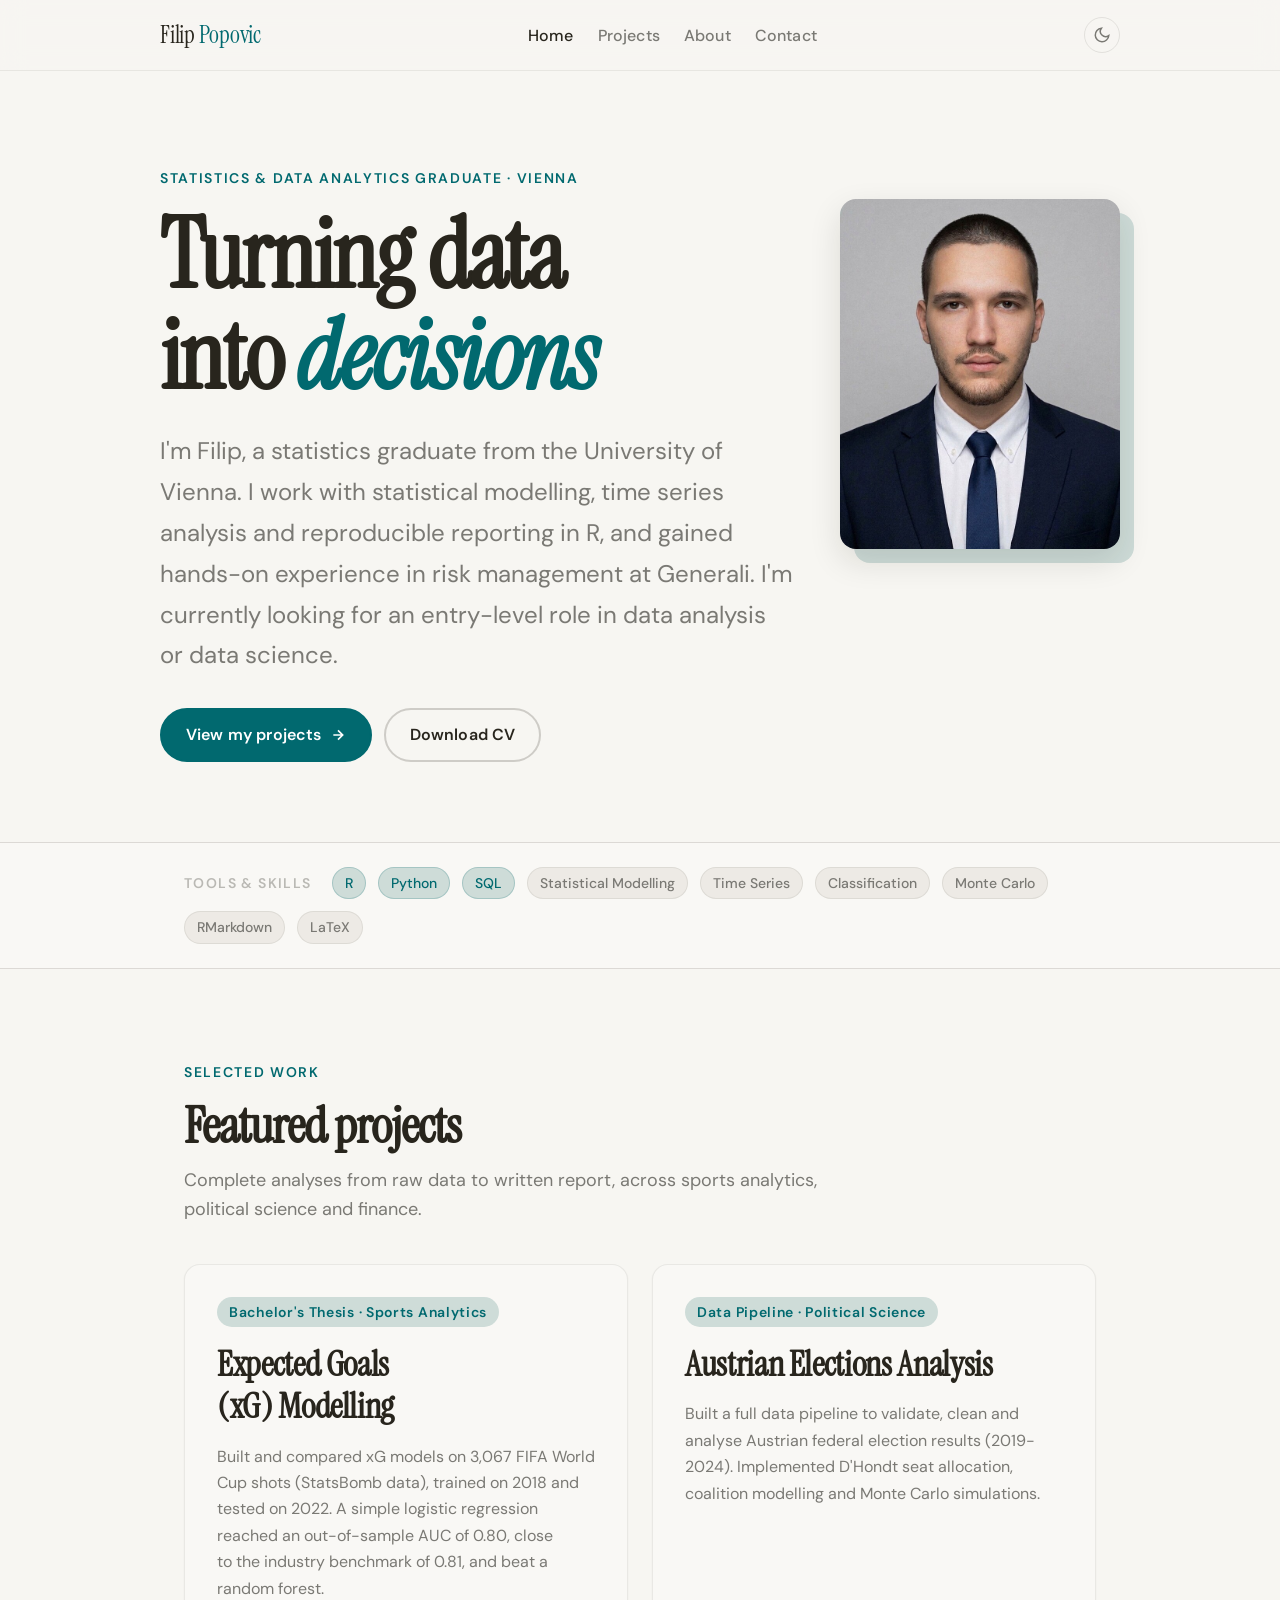
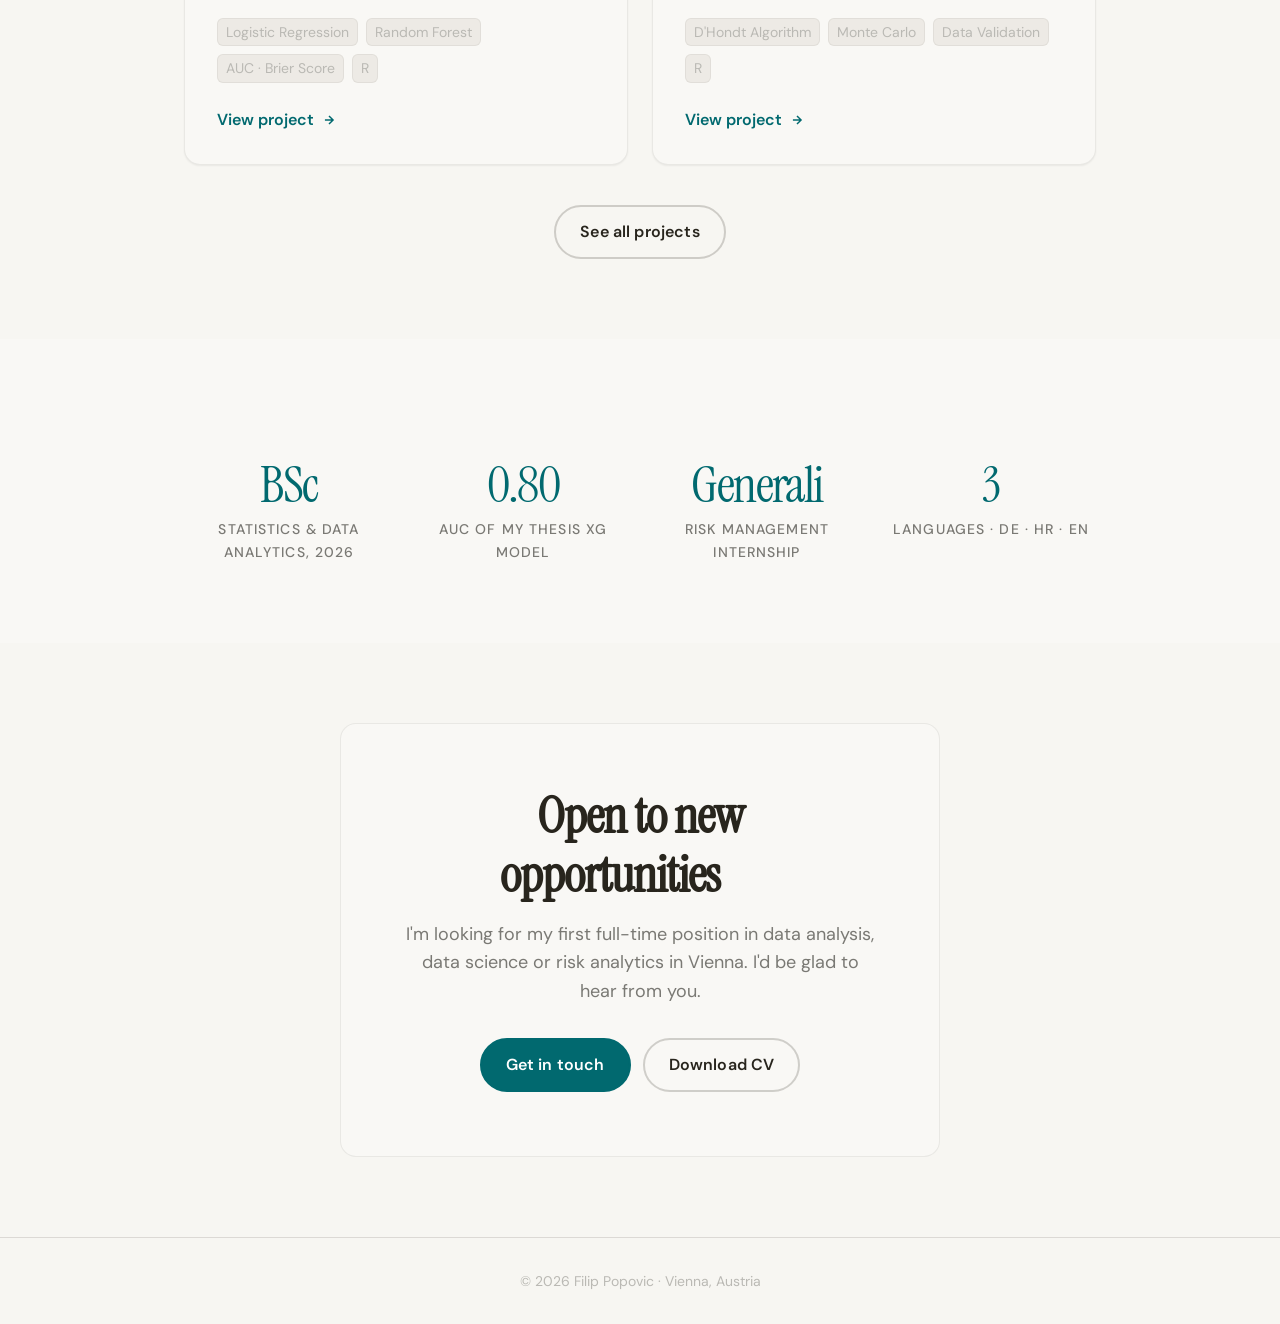
<file: docs/index.html>
<!DOCTYPE html>
<html xmlns="http://www.w3.org/1999/xhtml" lang="en" xml:lang="en"><head>

<meta charset="utf-8">
<meta name="generator" content="quarto-1.11.9">

<meta name="viewport" content="width=device-width, initial-scale=1.0, user-scalable=yes">


<title>Filip Popovic</title>
<style>
/* Default styles provided by pandoc.
** See https://pandoc.org/MANUAL.html#variables-for-html for config info.
*/
span.smallcaps{font-variant: small-caps;}
div.columns{display: flex; gap: 1.5em;}
div.column{flex: auto;}
@media screen {
div.columns{gap: min(4vw, 1.5em);}
div.column{overflow-x: auto;}
}
div.hanging-indent{margin-left: 1.5em; text-indent: -1.5em;}
ul.task-list{list-style: none;}
ul.task-list li input[type="checkbox"] {
  width: 0.8em;
  margin: 0 0.8em 0.2em -1em; /* quarto-specific, see https://github.com/quarto-dev/quarto-cli/issues/4556 */ 
  vertical-align: middle;
}
.display.math{display: block; text-align: center; margin: 0.5rem auto;}
</style>


<script src="site_libs/clipboard/clipboard.min.js"></script>
<script src="site_libs/quarto-html/tabby.min.js"></script>
<script src="site_libs/quarto-html/popper.min.js"></script>
<script src="site_libs/quarto-html/tippy.umd.min.js"></script>
<script src="site_libs/quarto-html/anchor.min.js"></script>
<link href="site_libs/quarto-html/tippy.css" rel="stylesheet">
<link href="site_libs/quarto-html/light-border.css" rel="stylesheet">
<link href="site_libs/quarto-html/quarto-html-640605f58ae58ee79329c070719e555b.min.css" rel="stylesheet" append-hash="true" data-mode="light">
<link href="site_libs/quarto-html/quarto-syntax-highlighting-63b5708e65d6cd79cd7618c58d0c21e7.css" rel="stylesheet" id="quarto-text-highlighting-styles">


<link rel="stylesheet" href="assets/style.css">
</head>

<body>


<header id="title-block-header">
<h1 class="title">Filip Popovic</h1>

</header>


<!-- NAVBAR -->
<nav class="fp-nav">
  <div class="fp-nav-inner">
    <a href="index.html" class="fp-nav-logo">Filip <span>Popovic</span></a>
    <ul class="fp-nav-links">
      <li><a href="index.html" class="active">Home</a></li>
      <li><a href="projects.html">Projects</a></li>
      <li><a href="about.html">About</a></li>
      <li><a href="contact.html">Contact</a></li>
    </ul>
    <button class="fp-theme-btn" data-theme-toggle="" aria-label="Toggle dark mode">
      <svg width="18" height="18" viewbox="0 0 24 24" fill="none" stroke="currentColor" stroke-width="2"><path d="M21 12.79A9 9 0 1 1 11.21 3 7 7 0 0 0 21 12.79z"></path></svg>
    </button>
  </div>
</nav>

<!-- HERO -->
<section class="fp-hero">
  <div class="fp-hero-inner">
    <div>
      <p class="fp-hero-label">Statistics &amp; Data Analytics Graduate · Vienna</p>
      <h1>Turning data<br>into <em>decisions</em></h1>
      <p class="fp-hero-desc">
        I'm Filip, a statistics graduate from the University of Vienna. I work with
        statistical modelling, time series analysis and reproducible reporting in R,
        and gained hands-on experience in risk management at Generali.
        I'm currently looking for an entry-level role in data analysis or data science.
      </p>
      <div class="fp-hero-actions">
        <a href="projects.html" class="btn btn-primary">
          View my projects
          <svg width="16" height="16" viewbox="0 0 24 24" fill="none" stroke="currentColor" stroke-width="2.5"><path d="M5 12h14M12 5l7 7-7 7"></path></svg>
        </a>
        <a href="pdfs/Popovic_CV_2026.pdf" class="btn btn-outline" target="_blank">Download CV</a>
      </div>
    </div>
    <div class="fp-hero-avatar"><img src="assets/filip.jpg" alt="Portrait of Filip Popovic"></div>
  </div>
</section>

<!-- SKILLS STRIP -->
<div class="fp-skills-strip">
  <div class="fp-skills-inner">
    <span class="fp-skills-label">Tools &amp; Skills</span>
    <span class="fp-skill-chip accent">R</span>
    <span class="fp-skill-chip accent">Python</span>
    <span class="fp-skill-chip accent">SQL</span>
    <span class="fp-skill-chip">Statistical Modelling</span>
    <span class="fp-skill-chip">Time Series</span>
    <span class="fp-skill-chip">Classification</span>
    <span class="fp-skill-chip">Monte Carlo</span>
    <span class="fp-skill-chip">RMarkdown</span>
    <span class="fp-skill-chip">LaTeX</span>
  </div>
</div>

<!-- FEATURED PROJECTS -->
<section class="fp-section">
  <div class="fp-container">
    <div class="fp-section-header">
      <p class="fp-eyebrow">Selected Work</p>
      <h2 class="anchored">Featured projects</h2>
      <p>Complete analyses from raw data to written report, across sports analytics, political science and finance.</p>
    </div>
    <div class="fp-projects-grid">
      <!-- Bachelor's thesis -->
      <div class="fp-project-card">
        <span class="fp-project-tag">Bachelor's Thesis · Sports Analytics</span>
        <h3 class="anchored">Expected Goals (xG) Modelling</h3>
        <p>Built and compared xG models on 3,067 FIFA World Cup shots (StatsBomb data), trained on 2018 and tested on 2022. A simple logistic regression reached an out-of-sample AUC of 0.80, close to the industry benchmark of 0.81, and beat a random forest.</p>
        <div class="fp-project-methods">
          <span class="fp-method-tag">Logistic Regression</span>
          <span class="fp-method-tag">Random Forest</span>
          <span class="fp-method-tag">AUC · Brier Score</span>
          <span class="fp-method-tag">R</span>
        </div>
        <a href="project-xg.html" class="fp-project-link fp-card-link">
          View project
          <svg width="14" height="14" viewbox="0 0 24 24" fill="none" stroke="currentColor" stroke-width="2.5"><path d="M5 12h14M12 5l7 7-7 7"></path></svg>
        </a>
      </div>
      <!-- Elections -->
      <div class="fp-project-card">
        <span class="fp-project-tag">Data Pipeline · Political Science</span>
        <h3 class="anchored">Austrian Elections Analysis</h3>
        <p>Built a full data pipeline to validate, clean and analyse Austrian federal election results (2019-2024). Implemented D'Hondt seat allocation, coalition modelling and Monte Carlo simulations.</p>
        <div class="fp-project-methods">
          <span class="fp-method-tag">D'Hondt Algorithm</span>
          <span class="fp-method-tag">Monte Carlo</span>
          <span class="fp-method-tag">Data Validation</span>
          <span class="fp-method-tag">R</span>
        </div>
        <a href="project-elections.html" class="fp-project-link fp-card-link">
          View project
          <svg width="14" height="14" viewbox="0 0 24 24" fill="none" stroke="currentColor" stroke-width="2.5"><path d="M5 12h14M12 5l7 7-7 7"></path></svg>
        </a>
      </div>
    </div>
    <div style="text-align:center; margin-top: var(--space-10);">
      <a href="projects.html" class="btn btn-outline">See all projects</a>
    </div>
  </div>
</section>

<!-- HIGHLIGHTS -->
<section class="fp-section fp-section-alt">
  <div class="fp-container">
    <div class="fp-stats">
      <div class="fp-stat">
        <div class="fp-stat-number">BSc</div>
        <div class="fp-stat-label">Statistics &amp; Data Analytics, 2026</div>
      </div>
      <div class="fp-stat">
        <div class="fp-stat-number">0.80</div>
        <div class="fp-stat-label">AUC of my thesis xG model</div>
      </div>
      <div class="fp-stat">
        <div class="fp-stat-number">Generali</div>
        <div class="fp-stat-label">Risk management internship</div>
      </div>
      <div class="fp-stat">
        <div class="fp-stat-number">3</div>
        <div class="fp-stat-label">Languages · DE · HR · EN</div>
      </div>
    </div>
  </div>
</section>

<!-- CONTACT TEASER -->
<section class="fp-section">
  <div class="fp-container">
    <div class="fp-contact-box">
      <h2 class="anchored">Open to new opportunities</h2>
      <p>I'm looking for my first full-time position in data analysis, data science or risk analytics in Vienna. I'd be glad to hear from you.</p>
      <div class="fp-contact-links">
        <a href="contact.html" class="btn btn-primary">Get in touch</a>
        <a href="pdfs/Popovic_CV_2026.pdf" target="_blank" class="btn btn-outline">Download CV</a>
      </div>
    </div>
  </div>
</section>

<!-- FOOTER -->
<footer class="fp-footer">
  <p>© 2026 Filip Popovic · Vienna, Austria</p>
</footer>

<script>
(function(){
  const t = document.querySelector('[data-theme-toggle]');
  const r = document.documentElement;
  let d = matchMedia('(prefers-color-scheme:dark)').matches ? 'dark' : 'light';
  r.setAttribute('data-theme', d);
  if(t) t.addEventListener('click', () => {
    d = d === 'dark' ? 'light' : 'dark';
    r.setAttribute('data-theme', d);
  });
})();
</script>


<script id="quarto-html-after-body" type="application/javascript">
  window.document.addEventListener("DOMContentLoaded", function (event) {
    const tabsets =  window.document.querySelectorAll(".panel-tabset-tabby")
    tabsets.forEach(function(tabset) {
      const tabby = new Tabby('#' + tabset.id);
    });
    const icon = "";
    const anchorJS = new window.AnchorJS();
    anchorJS.options = {
      placement: 'right',
      icon: icon
    };
    anchorJS.add('.anchored');
    const isCodeAnnotation = (el) => {
      for (const clz of el.classList) {
        if (clz.startsWith('code-annotation-')) {                     
          return true;
        }
      }
      return false;
    }
    const onCopySuccess = function(e) {
      // button target
      const button = e.trigger;
      // don't keep focus
      button.blur();
      // flash "checked"
      button.classList.add('code-copy-button-checked');
      var currentTitle = button.getAttribute("title");
      button.setAttribute("title", "Copied!");
      let tooltip;
      if (window.bootstrap) {
        button.setAttribute("data-bs-toggle", "tooltip");
        button.setAttribute("data-bs-placement", "left");
        button.setAttribute("data-bs-title", "Copied!");
        tooltip = new bootstrap.Tooltip(button, 
          { trigger: "manual", 
            customClass: "code-copy-button-tooltip",
            offset: [0, -8]});
        tooltip.show();    
      }
      setTimeout(function() {
        if (tooltip) {
          tooltip.hide();
          button.removeAttribute("data-bs-title");
          button.removeAttribute("data-bs-toggle");
          button.removeAttribute("data-bs-placement");
        }
        button.setAttribute("title", currentTitle);
        button.classList.remove('code-copy-button-checked');
      }, 1000);
      // clear code selection
      e.clearSelection();
    }
    const getTextToCopy = function(trigger) {
      const outerScaffold = trigger.parentElement.cloneNode(true);
      const codeEl = outerScaffold.querySelector('code');
      for (const childEl of codeEl.children) {
        if (isCodeAnnotation(childEl)) {
          childEl.remove();
        }
      }
      return codeEl.innerText;
    }
    const clipboard = new window.ClipboardJS('.code-copy-button:not([data-in-quarto-modal])', {
      text: getTextToCopy
    });
    clipboard.on('success', onCopySuccess);
    if (window.document.getElementById('quarto-embedded-source-code-modal')) {
      const clipboardModal = new window.ClipboardJS('.code-copy-button[data-in-quarto-modal]', {
        text: getTextToCopy,
        container: window.document.getElementById('quarto-embedded-source-code-modal')
      });
      clipboardModal.on('success', onCopySuccess);
    }
      var localhostRegex = new RegExp(/^(?:http|https):\/\/localhost\:?[0-9]*\//);
      var mailtoRegex = new RegExp(/^mailto:/);
        var filterRegex = new RegExp('/' + window.location.host + '/');
      var isInternal = (href) => {
          return filterRegex.test(href) || localhostRegex.test(href) || mailtoRegex.test(href);
      }
      // Inspect non-navigation links and adorn them if external
      window.quartoDecorateExternalLinks = function (root) {
     var links = (root || window.document).querySelectorAll('a[href]:not(.nav-link):not(.navbar-brand):not(.toc-action):not(.sidebar-link):not(.sidebar-item-toggle):not(.pagination-link):not(.no-external):not([aria-hidden]):not(.dropdown-item):not(.quarto-navigation-tool):not(.about-link)');
      for (var i=0; i<links.length; i++) {
        const link = links[i];
        if (!isInternal(link.href)) {
          // undo the damage that might have been done by quarto-nav.js in the case of
          // links that we want to consider external
          if (link.dataset.originalHref !== undefined) {
            link.href = link.dataset.originalHref;
          }
          if (!link.classList.contains('no-external-icon')) {
          }
        }
      }
      };
      window.quartoDecorateExternalLinks(window.document);
    // Esc closes the popup (WCAG 1.4.13) and focus leaving both trigger and
    // popup closes it (WCAG 2.4.11); tippy handles neither for interactive popups.
    const hideOnEscAndFocusOut = {
      name: 'hideOnEscAndFocusOut',
      defaultValue: true,
      fn(instance) {
        const dismiss = () => {
          // A show scheduled by the trigger delay would otherwise reopen it
          instance.clearDelayTimeouts();
          instance.hide();
        };
        const onKeyDown = (event) => {
          if (event.key !== 'Escape') {
            return;
          }
          // Keep Esc from also reaching page handlers (e.g. reveal.js overview),
          // except an open reveal.js slide menu, which Esc should close too.
          // The menu handles keys only when its keyboard option is on.
          const menuHandlesEsc = window.Reveal?.getPlugin?.('menu')?.isOpen() &&
            window.Reveal.getConfig().menu?.keyboard !== false;
          if (!menuHandlesEsc) {
            event.stopPropagation();
          }
          if (instance.popper.contains(window.document.activeElement)) {
            // Disabled while refocusing so the focus trigger does not reopen it
            instance.disable();
            instance.reference.focus();
            instance.enable();
          }
          dismiss();
        };
        const onFocusOut = (event) => {
          const target = event.relatedTarget;
          if (target && !instance.reference.contains(target) &&
              !instance.popper.contains(target)) {
            dismiss();
          }
        };
        // On the trigger too: a click trigger (code-annotations: select) has no
        // blur handling. Attached for the instance's lifetime so leaving the
        // trigger also cancels a show still pending on the trigger delay.
        instance.reference.addEventListener('focusout', onFocusOut);
        return {
          onShow() {
            window.document.addEventListener('keydown', onKeyDown, true);
            instance.popper.addEventListener('focusout', onFocusOut);
          },
          onHide() {
            window.document.removeEventListener('keydown', onKeyDown, true);
            instance.popper.removeEventListener('focusout', onFocusOut);
          },
          onDestroy() {
            instance.reference.removeEventListener('focusout', onFocusOut);
          },
        };
      },
    };
    function tippyHover(el, contentFn, onTriggerFn, onUntriggerFn) {
      const config = {
        allowHTML: true,
        maxWidth: 500,
        delay: 100,
        arrow: false,
        appendTo: function(el) {
            return el.parentElement;
        },
        interactive: true,
        interactiveBorder: 10,
        theme: 'light-border',
        placement: 'bottom-start',
        plugins: [hideOnEscAndFocusOut],
      };
      if (contentFn) {
        config.content = contentFn;
      }
      if (onTriggerFn) {
        config.onTrigger = onTriggerFn;
      }
      if (onUntriggerFn) {
        config.onUntrigger = onUntriggerFn;
      }
      window.tippy(el, config); 
    }
    const noterefs = window.document.querySelectorAll('a[role="doc-noteref"]');
    for (var i=0; i<noterefs.length; i++) {
      const ref = noterefs[i];
      tippyHover(ref, function() {
        // use id or data attribute instead here
        let href = ref.getAttribute('data-footnote-href') || ref.getAttribute('href');
        try { href = new URL(href).hash; } catch {}
        const id = href.replace(/^#\/?/, "");
        const note = window.document.getElementById(id);
        if (note) {
          return note.innerHTML;
        } else {
          return "";
        }
      });
    }
    const xrefs = window.document.querySelectorAll('a.quarto-xref');
    const processXRef = (id, note) => {
      // Strip column container classes
      const stripColumnClz = (el) => {
        el.classList.remove("page-full", "page-columns");
        if (el.children) {
          for (const child of el.children) {
            stripColumnClz(child);
          }
        }
      }
      stripColumnClz(note)
      if (id === null || id.startsWith('sec-')) {
        // Special case sections, only their first couple elements
        const container = document.createElement("div");
        if (note.children && note.children.length > 2) {
          container.appendChild(note.children[0].cloneNode(true));
          for (let i = 1; i < note.children.length; i++) {
            const child = note.children[i];
            if (child.tagName === "P" && child.innerText === "") {
              continue;
            } else {
              container.appendChild(child.cloneNode(true));
              break;
            }
          }
          if (window.Quarto?.typesetMath) {
            window.Quarto.typesetMath(container);
          }
          return container.innerHTML
        } else {
          if (window.Quarto?.typesetMath) {
            window.Quarto.typesetMath(note);
          }
          return note.innerHTML;
        }
      } else {
        // Remove any anchor links if they are present
        const anchorLink = note.querySelector('a.anchorjs-link');
        if (anchorLink) {
          anchorLink.remove();
        }
        if (window.Quarto?.typesetMath) {
          window.Quarto.typesetMath(note);
        }
        if (note.classList.contains("callout")) {
          return note.outerHTML;
        } else {
          return note.innerHTML;
        }
      }
    }
    for (var i=0; i<xrefs.length; i++) {
      const xref = xrefs[i];
      tippyHover(xref, undefined, function(instance) {
        instance.disable();
        let url = xref.getAttribute('href');
        let hash = undefined; 
        if (url.startsWith('#')) {
          hash = url;
        } else {
          try { hash = new URL(url).hash; } catch {}
        }
        if (hash) {
          const id = hash.replace(/^#\/?/, "");
          const note = window.document.getElementById(id);
          if (note !== null) {
            try {
              const html = processXRef(id, note.cloneNode(true));
              instance.setContent(html);
            } finally {
              instance.enable();
              instance.show();
            }
          } else {
            // See if we can fetch this
            fetch(url.split('#')[0])
            .then(res => res.text())
            .then(html => {
              const parser = new DOMParser();
              const htmlDoc = parser.parseFromString(html, "text/html");
              const note = htmlDoc.getElementById(id);
              if (note !== null) {
                const html = processXRef(id, note);
                instance.setContent(html);
              } 
            }).finally(() => {
              instance.enable();
              instance.show();
            });
          }
        } else {
          // See if we can fetch a full url (with no hash to target)
          // This is a special case and we should probably do some content thinning / targeting
          fetch(url)
          .then(res => res.text())
          .then(html => {
            const parser = new DOMParser();
            const htmlDoc = parser.parseFromString(html, "text/html");
            const note = htmlDoc.querySelector('main.content');
            if (note !== null) {
              // This should only happen for chapter cross references
              // (since there is no id in the URL)
              // remove the first header
              if (note.children.length > 0 && note.children[0].tagName === "HEADER") {
                note.children[0].remove();
              }
              const html = processXRef(null, note);
              instance.setContent(html);
            } 
          }).finally(() => {
            instance.enable();
            instance.show();
          });
        }
      }, function(instance) {
      });
    }
        let selectedAnnoteEl;
        const selectorForAnnotation = ( cell, annotation) => {
          let cellAttr = 'data-code-cell="' + cell + '"';
          let lineAttr = 'data-code-annotation="' +  annotation + '"';
          const selector = 'span[' + cellAttr + '][' + lineAttr + ']';
          return selector;
        }
        const selectCodeLines = (annoteEl) => {
          const doc = window.document;
          const targetCell = annoteEl.getAttribute("data-target-cell");
          const targetAnnotation = annoteEl.getAttribute("data-target-annotation");
          const annoteSpan = window.document.querySelector(selectorForAnnotation(targetCell, targetAnnotation));
          const lines = annoteSpan.getAttribute("data-code-lines").split(",");
          const lineIds = lines.map((line) => {
            return targetCell + "-" + line;
          })
          // Each band is positioned against its own containing block, which is
          // not the offsetParent of the lines, so place it from client rects.
          const placeBand = (band, firstEl, lastEl, codeBlock) => {
            const container = band.offsetParent;
            if (container === null) {
              return;
            }
            const containerRect = container.getBoundingClientRect();
            // Reveal.js scales slides with a transform, so convert client
            // pixels back to the CSS pixels of the container.
            const scale = containerRect.height / container.offsetHeight || 1;
            const firstRect = firstEl.getBoundingClientRect();
            const lastRect = lastEl.getBoundingClientRect();
            const top = (firstRect.top - containerRect.top) / scale - container.clientTop + container.scrollTop;
            const height = (lastRect.bottom - firstRect.top) / scale;
            band.style.top = top - 2 + "px";
            band.style.height = height + 4 + "px";
            if (codeBlock) {
              // Without the copy button wrapper, the containing block is wider
              // than the code block, so span the code block explicitly.
              const blockRect = codeBlock.getBoundingClientRect();
              band.style.left = (blockRect.left - containerRect.left) / scale - container.clientLeft + container.scrollLeft + "px";
              band.style.width = blockRect.width / scale + "px";
            }
          };
          if (lineIds.length > 0) {
            const el = window.document.getElementById(lineIds[0]);
            const lastEl = window.document.getElementById(lineIds[lineIds.length - 1]);
            const parent = el.parentElement.parentElement;
            // cook up a div (if necessary) and position it
            let div = window.document.getElementById("code-annotation-line-highlight");
            if (div === null) {
              div = window.document.createElement("div");
              div.setAttribute("id", "code-annotation-line-highlight");
              div.style.position = 'absolute';
              parent.appendChild(div);
            }
            placeBand(div, el, lastEl, parent.closest("div.sourceCode") || parent);
            let gutterDiv = window.document.getElementById("code-annotation-line-highlight-gutter");
            if (gutterDiv === null) {
              gutterDiv = window.document.createElement("div");
              gutterDiv.setAttribute("id", "code-annotation-line-highlight-gutter");
              gutterDiv.style.position = 'absolute';
              const codeCell = window.document.getElementById(targetCell);
              const gutter = codeCell.querySelector('.code-annotation-gutter');
              gutter.appendChild(gutterDiv);
            }
            placeBand(gutterDiv, el, lastEl);
            selectedAnnoteEl = annoteEl;
          }
        };
        const unselectCodeLines = () => {
          const elementsIds = ["code-annotation-line-highlight", "code-annotation-line-highlight-gutter"];
          elementsIds.forEach((elId) => {
            const div = window.document.getElementById(elId);
            if (div) {
              div.remove();
            }
          });
          selectedAnnoteEl = undefined;
        };
          // Handle positioning of the toggle
      window.addEventListener(
        "resize",
        throttle(() => {
          elRect = undefined;
          if (selectedAnnoteEl) {
            selectCodeLines(selectedAnnoteEl);
          }
        }, 10)
      );
      function throttle(fn, ms) {
      let throttle = false;
      let timer;
        return (...args) => {
          if(!throttle) { // first call gets through
              fn.apply(this, args);
              throttle = true;
          } else { // all the others get throttled
              if(timer) clearTimeout(timer); // cancel #2
              timer = setTimeout(() => {
                fn.apply(this, args);
                timer = throttle = false;
              }, ms);
          }
        };
      }
        // Attach click handler to the DT
        const annoteDls = window.document.querySelectorAll('dt[data-target-cell]');
        for (const annoteDlNode of annoteDls) {
          annoteDlNode.addEventListener('click', (event) => {
            const clickedEl = event.target;
            if (clickedEl !== selectedAnnoteEl) {
              unselectCodeLines();
              const activeEl = window.document.querySelector('dt[data-target-cell].code-annotation-active');
              if (activeEl) {
                activeEl.classList.remove('code-annotation-active');
              }
              selectCodeLines(clickedEl);
              clickedEl.classList.add('code-annotation-active');
            } else {
              // Unselect the line
              unselectCodeLines();
              clickedEl.classList.remove('code-annotation-active');
            }
          });
        }
    const findCites = (el) => {
      const parentEl = el.parentElement;
      if (parentEl) {
        const cites = parentEl.dataset.cites;
        if (cites) {
          return {
            el,
            cites: cites.split(' ')
          };
        } else {
          return findCites(el.parentElement)
        }
      } else {
        return undefined;
      }
    };
    var bibliorefs = window.document.querySelectorAll('a[role="doc-biblioref"]');
    for (var i=0; i<bibliorefs.length; i++) {
      const ref = bibliorefs[i];
      const citeInfo = findCites(ref);
      if (citeInfo) {
        tippyHover(citeInfo.el, function() {
          var popup = window.document.createElement('div');
          citeInfo.cites.forEach(function(cite) {
            var citeDiv = window.document.createElement('div');
            citeDiv.classList.add('hanging-indent');
            citeDiv.classList.add('csl-entry');
            var biblioDiv = window.document.getElementById('ref-' + cite);
            if (biblioDiv) {
              citeDiv.innerHTML = biblioDiv.innerHTML;
            }
            popup.appendChild(citeDiv);
          });
          return popup.innerHTML;
        });
      }
    }
  });
  </script>




</body></html>
</file>
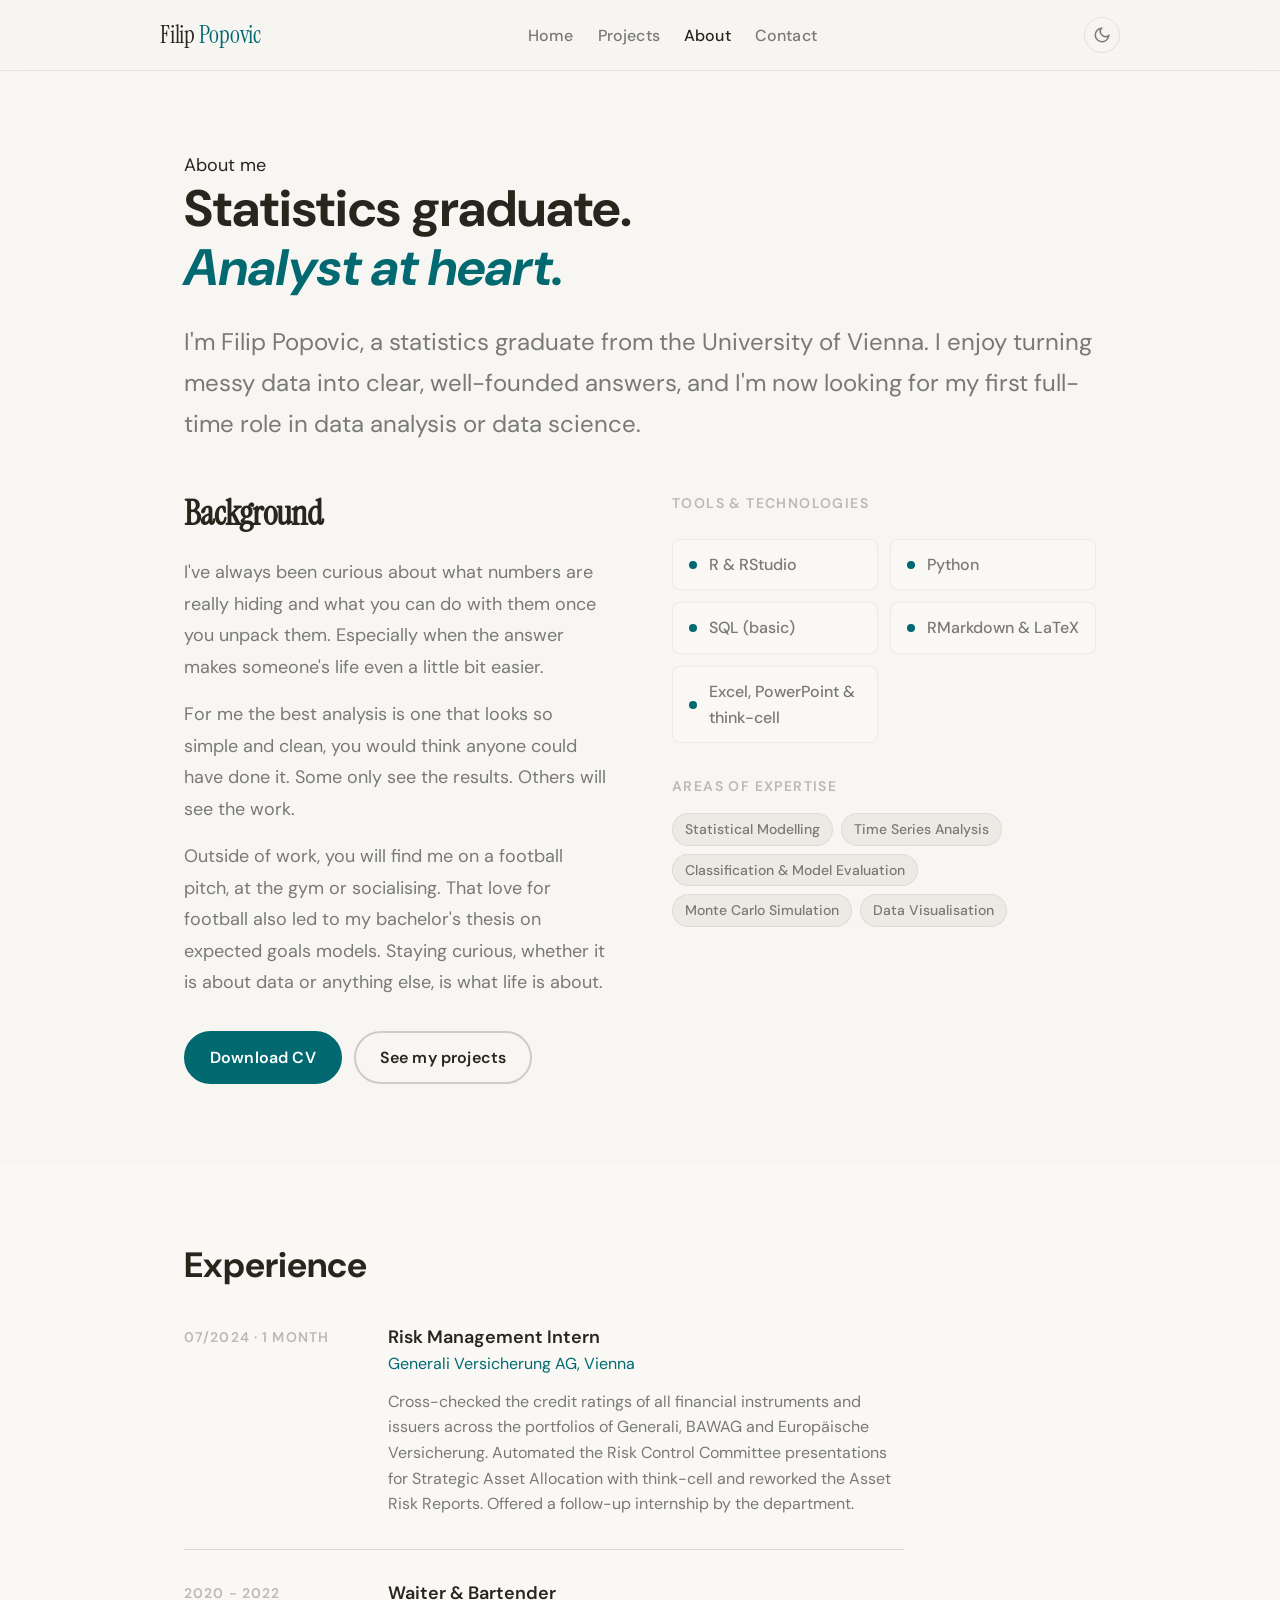
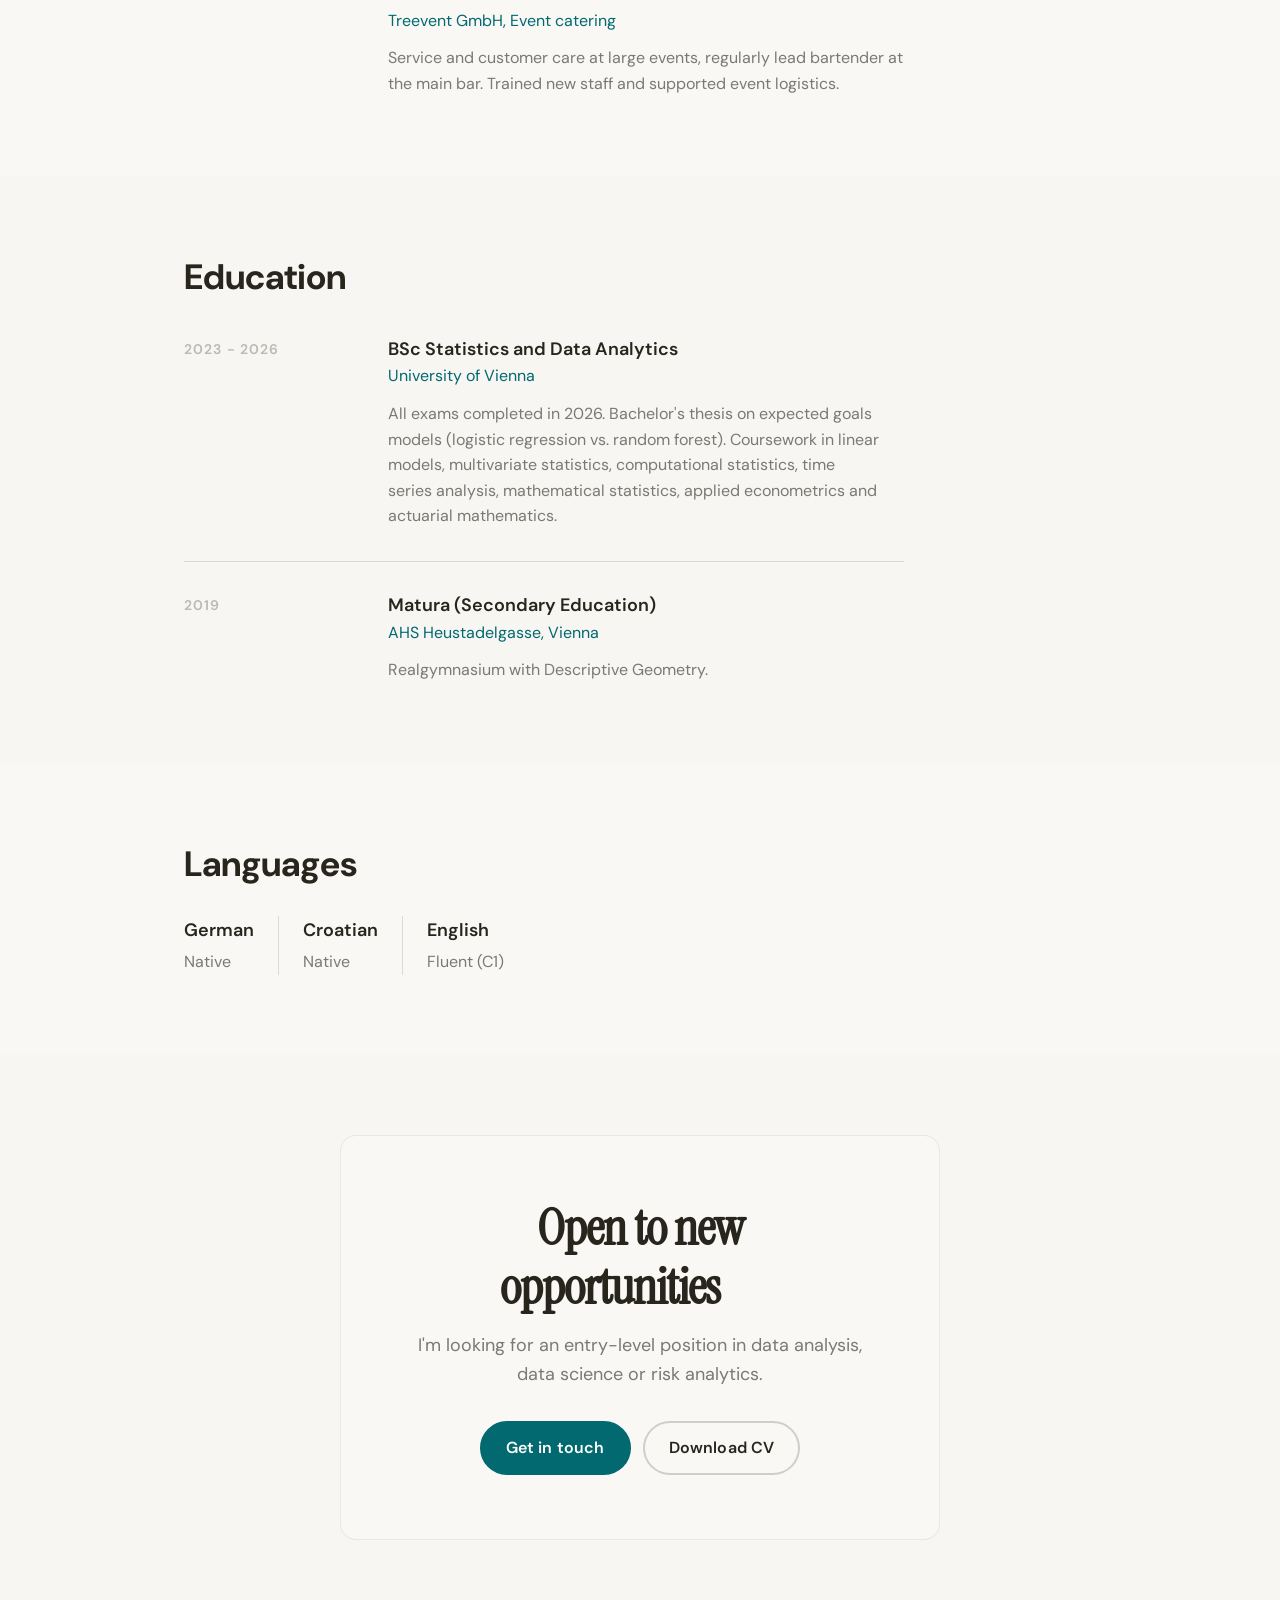
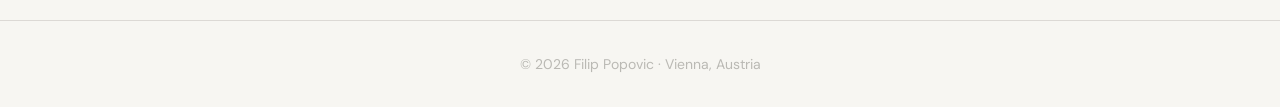
<file: docs/about.html>
<!DOCTYPE html>
<html xmlns="http://www.w3.org/1999/xhtml" lang="en" xml:lang="en"><head>

<meta charset="utf-8">
<meta name="generator" content="quarto-1.11.9">

<meta name="viewport" content="width=device-width, initial-scale=1.0, user-scalable=yes">


<title>About | Filip Popovic</title>
<style>
/* Default styles provided by pandoc.
** See https://pandoc.org/MANUAL.html#variables-for-html for config info.
*/
span.smallcaps{font-variant: small-caps;}
div.columns{display: flex; gap: 1.5em;}
div.column{flex: auto;}
@media screen {
div.columns{gap: min(4vw, 1.5em);}
div.column{overflow-x: auto;}
}
div.hanging-indent{margin-left: 1.5em; text-indent: -1.5em;}
ul.task-list{list-style: none;}
ul.task-list li input[type="checkbox"] {
  width: 0.8em;
  margin: 0 0.8em 0.2em -1em; /* quarto-specific, see https://github.com/quarto-dev/quarto-cli/issues/4556 */ 
  vertical-align: middle;
}
.display.math{display: block; text-align: center; margin: 0.5rem auto;}
</style>


<script src="site_libs/clipboard/clipboard.min.js"></script>
<script src="site_libs/quarto-html/tabby.min.js"></script>
<script src="site_libs/quarto-html/popper.min.js"></script>
<script src="site_libs/quarto-html/tippy.umd.min.js"></script>
<script src="site_libs/quarto-html/anchor.min.js"></script>
<link href="site_libs/quarto-html/tippy.css" rel="stylesheet">
<link href="site_libs/quarto-html/light-border.css" rel="stylesheet">
<link href="site_libs/quarto-html/quarto-html-640605f58ae58ee79329c070719e555b.min.css" rel="stylesheet" append-hash="true" data-mode="light">
<link href="site_libs/quarto-html/quarto-syntax-highlighting-63b5708e65d6cd79cd7618c58d0c21e7.css" rel="stylesheet" id="quarto-text-highlighting-styles">


<link rel="stylesheet" href="assets/style.css">
</head>

<body>


<header id="title-block-header">
<h1 class="title">About</h1>

</header>


<nav class="fp-nav">
  <div class="fp-nav-inner">
    <a href="index.html" class="fp-nav-logo">Filip <span>Popovic</span></a>
    <ul class="fp-nav-links">
      <li><a href="index.html">Home</a></li>
      <li><a href="projects.html">Projects</a></li>
      <li><a href="about.html" class="active">About</a></li>
      <li><a href="contact.html">Contact</a></li>
    </ul>
    <button class="fp-theme-btn" data-theme-toggle="" aria-label="Toggle dark mode">
      <svg width="18" height="18" viewbox="0 0 24 24" fill="none" stroke="currentColor" stroke-width="2"><path d="M21 12.79A9 9 0 1 1 11.21 3 7 7 0 0 0 21 12.79z"></path></svg>
    </button>
  </div>
</nav>

<!-- HERO -->
<section class="fp-section" style="padding-top: var(--space-20); padding-bottom: var(--space-12);">
  <div class="fp-container">
    <p class="fp-eyebrow">About me</p>
    <h1 style="font-size:var(--text-2xl); margin-bottom: var(--space-6);">Statistics graduate.<br><em style="color:var(--color-primary);">Analyst at heart.</em></h1>
    <p style="max-width:60ch; font-size:var(--text-lg); color:var(--color-text-muted); line-height:1.7;">
      I'm Filip Popovic, a statistics graduate from the University of Vienna. I enjoy turning messy data into clear, well-founded answers, and I'm now looking for my first full-time role in data analysis or data science.
    </p>
  </div>
</section>

<!-- BIO + SKILLS -->
<section class="fp-section" style="padding-top: 0;">
  <div class="fp-container">
    <div class="fp-about-grid">
      <div class="fp-about-text">
        <h2 style="font-size:var(--text-xl); margin-bottom:var(--space-6);" class="anchored">Background</h2>
        <p>I've always been curious about what numbers are really hiding and what you can do with them once you unpack them. Especially when the answer makes someone's life even a little bit easier.</p>
        <p>For me the best analysis is one that looks so simple and clean, you would think anyone could have done it. Some only see the results. Others will see the work.</p>
        <p>Outside of work, you will find me on a football pitch, at the gym or socialising. That love for football also led to my bachelor's thesis on expected goals models. Staying curious, whether it is about data or anything else, is what life is about.</p>
        <div style="margin-top:var(--space-8); display:flex; gap:var(--space-3); flex-wrap:wrap;">
          <a href="pdfs/Popovic_CV_2026.pdf" target="_blank" class="btn btn-primary">Download CV</a>
          <a href="projects.html" class="btn btn-outline">See my projects</a>
        </div>
      </div>

      <div>
        <!-- TOOLS -->
        <div style="margin-bottom:var(--space-8);">
          <p style="font-size:var(--text-xs);font-weight:600;letter-spacing:0.1em;text-transform:uppercase;color:var(--color-text-faint);margin-bottom:var(--space-4);">Tools &amp; Technologies</p>
          <div class="fp-tools-list">
            <div class="fp-tool-item"><span class="fp-tool-dot"></span>R &amp; RStudio</div>
            <div class="fp-tool-item"><span class="fp-tool-dot"></span>Python</div>
            <div class="fp-tool-item"><span class="fp-tool-dot"></span>SQL (basic)</div>
            <div class="fp-tool-item"><span class="fp-tool-dot"></span>RMarkdown &amp; LaTeX</div>
            <div class="fp-tool-item"><span class="fp-tool-dot"></span>Excel, PowerPoint &amp; think-cell</div>
          </div>
        </div>

        <!-- AREAS -->
        <div>
          <p style="font-size:var(--text-xs);font-weight:600;letter-spacing:0.1em;text-transform:uppercase;color:var(--color-text-faint);margin-bottom:var(--space-4);">Areas of expertise</p>
          <div style="display:flex;flex-wrap:wrap;gap:var(--space-2);">
            <span class="fp-skill-chip">Statistical Modelling</span>
            <span class="fp-skill-chip">Time Series Analysis</span>
            <span class="fp-skill-chip">Classification &amp; Model Evaluation</span>
            <span class="fp-skill-chip">Monte Carlo Simulation</span>
            <span class="fp-skill-chip">Data Visualisation</span>
          </div>
        </div>
      </div>
    </div>
  </div>
</section>

<!-- EXPERIENCE -->
<section class="fp-section fp-section-alt">
  <div class="fp-container">
    <h2 style="font-size:var(--text-xl); margin-bottom:var(--space-10);" class="anchored">Experience</h2>
    <div style="display:flex; flex-direction:column; gap:var(--space-8); max-width:720px;">

      <div style="display:grid; grid-template-columns: 1fr 3fr; gap:var(--space-8); align-items:start;">
        <div>
          <p style="font-size:var(--text-xs);font-weight:600;letter-spacing:0.08em;text-transform:uppercase;color:var(--color-text-faint);">07/2024 · 1 month</p>
        </div>
        <div>
          <h3 style="font-size:var(--text-base); font-weight:600; margin-bottom:var(--space-1);" class="anchored">Risk Management Intern</h3>
          <p style="color:var(--color-primary); font-size:var(--text-sm); margin-bottom:var(--space-3);">Generali Versicherung AG, Vienna</p>
          <p style="color:var(--color-text-muted); font-size:var(--text-sm);">Cross-checked the credit ratings of all financial instruments and issuers across the portfolios of Generali, BAWAG and Europäische Versicherung. Automated the Risk Control Committee presentations for Strategic Asset Allocation with think-cell and reworked the Asset Risk Reports. Offered a follow-up internship by the department.</p>
        </div>
      </div>

      <div style="border-top: 1px solid var(--color-divider); padding-top: var(--space-8); display:grid; grid-template-columns: 1fr 3fr; gap:var(--space-8); align-items:start;">
        <div>
          <p style="font-size:var(--text-xs);font-weight:600;letter-spacing:0.08em;text-transform:uppercase;color:var(--color-text-faint);">2020 - 2022</p>
        </div>
        <div>
          <h3 style="font-size:var(--text-base); font-weight:600; margin-bottom:var(--space-1);" class="anchored">Waiter &amp; Bartender</h3>
          <p style="color:var(--color-primary); font-size:var(--text-sm); margin-bottom:var(--space-3);">Treevent GmbH, Event catering</p>
          <p style="color:var(--color-text-muted); font-size:var(--text-sm);">Service and customer care at large events, regularly lead bartender at the main bar. Trained new staff and supported event logistics.</p>
        </div>
      </div>

    </div>
  </div>
</section>

<!-- EDUCATION -->
<section class="fp-section">
  <div class="fp-container">
    <h2 style="font-size:var(--text-xl); margin-bottom:var(--space-10);" class="anchored">Education</h2>
    <div style="display:flex; flex-direction:column; gap:var(--space-8); max-width:720px;">

      <div style="display:grid; grid-template-columns: 1fr 3fr; gap:var(--space-8); align-items:start;">
        <div>
          <p style="font-size:var(--text-xs);font-weight:600;letter-spacing:0.08em;text-transform:uppercase;color:var(--color-text-faint);">2023 - 2026</p>
        </div>
        <div>
          <h3 style="font-size:var(--text-base); font-weight:600; margin-bottom:var(--space-1);" class="anchored">BSc Statistics and Data Analytics</h3>
          <p style="color:var(--color-primary); font-size:var(--text-sm); margin-bottom:var(--space-3);">University of Vienna</p>
          <p style="color:var(--color-text-muted); font-size:var(--text-sm);">All exams completed in 2026. Bachelor's thesis on expected goals models (logistic regression vs. random forest). Coursework in linear models, multivariate statistics, computational statistics, time series analysis, mathematical statistics, applied econometrics and actuarial mathematics.</p>
        </div>
      </div>

      <div style="border-top: 1px solid var(--color-divider); padding-top: var(--space-8); display:grid; grid-template-columns: 1fr 3fr; gap:var(--space-8); align-items:start;">
        <div>
          <p style="font-size:var(--text-xs);font-weight:600;letter-spacing:0.08em;text-transform:uppercase;color:var(--color-text-faint);">2019</p>
        </div>
        <div>
          <h3 style="font-size:var(--text-base); font-weight:600; margin-bottom:var(--space-1);" class="anchored">Matura (Secondary Education)</h3>
          <p style="color:var(--color-primary); font-size:var(--text-sm); margin-bottom:var(--space-3);">AHS Heustadelgasse, Vienna</p>
          <p style="color:var(--color-text-muted); font-size:var(--text-sm);">Realgymnasium with Descriptive Geometry.</p>
        </div>
      </div>

    </div>
  </div>
</section>

<!-- LANGUAGES -->
<section class="fp-section fp-section-alt">
  <div class="fp-container">
    <h2 style="font-size:var(--text-xl); margin-bottom:var(--space-8);" class="anchored">Languages</h2>
    <div style="display:flex; gap:var(--space-6); flex-wrap:wrap;">
      <div style="display:flex; flex-direction:column; gap:var(--space-1);">
        <span style="font-weight:600;">German</span>
        <span style="font-size:var(--text-sm); color:var(--color-text-muted);">Native</span>
      </div>
      <div style="width:1px; background:var(--color-divider);"></div>
      <div style="display:flex; flex-direction:column; gap:var(--space-1);">
        <span style="font-weight:600;">Croatian</span>
        <span style="font-size:var(--text-sm); color:var(--color-text-muted);">Native</span>
      </div>
      <div style="width:1px; background:var(--color-divider);"></div>
      <div style="display:flex; flex-direction:column; gap:var(--space-1);">
        <span style="font-weight:600;">English</span>
        <span style="font-size:var(--text-sm); color:var(--color-text-muted);">Fluent (C1)</span>
      </div>
    </div>
  </div>
</section>

<!-- CTA -->
<section class="fp-section">
  <div class="fp-container">
    <div class="fp-contact-box">
      <h2 class="anchored">Open to new opportunities</h2>
      <p>I'm looking for an entry-level position in data analysis, data science or risk analytics.</p>
      <div class="fp-contact-links">
        <a href="contact.html" class="btn btn-primary">Get in touch</a>
        <a href="pdfs/Popovic_CV_2026.pdf" target="_blank" class="btn btn-outline">Download CV</a>
      </div>
    </div>
  </div>
</section>

<footer class="fp-footer">
  <p>© 2026 Filip Popovic · Vienna, Austria</p>
</footer>

<script>
(function(){
  const t = document.querySelector('[data-theme-toggle]');
  const r = document.documentElement;
  let d = matchMedia('(prefers-color-scheme:dark)').matches ? 'dark' : 'light';
  r.setAttribute('data-theme', d);
  if(t) t.addEventListener('click', () => { d = d === 'dark' ? 'light' : 'dark'; r.setAttribute('data-theme', d); });
})();
</script>


<script id="quarto-html-after-body" type="application/javascript">
  window.document.addEventListener("DOMContentLoaded", function (event) {
    const tabsets =  window.document.querySelectorAll(".panel-tabset-tabby")
    tabsets.forEach(function(tabset) {
      const tabby = new Tabby('#' + tabset.id);
    });
    const icon = "";
    const anchorJS = new window.AnchorJS();
    anchorJS.options = {
      placement: 'right',
      icon: icon
    };
    anchorJS.add('.anchored');
    const isCodeAnnotation = (el) => {
      for (const clz of el.classList) {
        if (clz.startsWith('code-annotation-')) {                     
          return true;
        }
      }
      return false;
    }
    const onCopySuccess = function(e) {
      // button target
      const button = e.trigger;
      // don't keep focus
      button.blur();
      // flash "checked"
      button.classList.add('code-copy-button-checked');
      var currentTitle = button.getAttribute("title");
      button.setAttribute("title", "Copied!");
      let tooltip;
      if (window.bootstrap) {
        button.setAttribute("data-bs-toggle", "tooltip");
        button.setAttribute("data-bs-placement", "left");
        button.setAttribute("data-bs-title", "Copied!");
        tooltip = new bootstrap.Tooltip(button, 
          { trigger: "manual", 
            customClass: "code-copy-button-tooltip",
            offset: [0, -8]});
        tooltip.show();    
      }
      setTimeout(function() {
        if (tooltip) {
          tooltip.hide();
          button.removeAttribute("data-bs-title");
          button.removeAttribute("data-bs-toggle");
          button.removeAttribute("data-bs-placement");
        }
        button.setAttribute("title", currentTitle);
        button.classList.remove('code-copy-button-checked');
      }, 1000);
      // clear code selection
      e.clearSelection();
    }
    const getTextToCopy = function(trigger) {
      const outerScaffold = trigger.parentElement.cloneNode(true);
      const codeEl = outerScaffold.querySelector('code');
      for (const childEl of codeEl.children) {
        if (isCodeAnnotation(childEl)) {
          childEl.remove();
        }
      }
      return codeEl.innerText;
    }
    const clipboard = new window.ClipboardJS('.code-copy-button:not([data-in-quarto-modal])', {
      text: getTextToCopy
    });
    clipboard.on('success', onCopySuccess);
    if (window.document.getElementById('quarto-embedded-source-code-modal')) {
      const clipboardModal = new window.ClipboardJS('.code-copy-button[data-in-quarto-modal]', {
        text: getTextToCopy,
        container: window.document.getElementById('quarto-embedded-source-code-modal')
      });
      clipboardModal.on('success', onCopySuccess);
    }
      var localhostRegex = new RegExp(/^(?:http|https):\/\/localhost\:?[0-9]*\//);
      var mailtoRegex = new RegExp(/^mailto:/);
        var filterRegex = new RegExp('/' + window.location.host + '/');
      var isInternal = (href) => {
          return filterRegex.test(href) || localhostRegex.test(href) || mailtoRegex.test(href);
      }
      // Inspect non-navigation links and adorn them if external
      window.quartoDecorateExternalLinks = function (root) {
     var links = (root || window.document).querySelectorAll('a[href]:not(.nav-link):not(.navbar-brand):not(.toc-action):not(.sidebar-link):not(.sidebar-item-toggle):not(.pagination-link):not(.no-external):not([aria-hidden]):not(.dropdown-item):not(.quarto-navigation-tool):not(.about-link)');
      for (var i=0; i<links.length; i++) {
        const link = links[i];
        if (!isInternal(link.href)) {
          // undo the damage that might have been done by quarto-nav.js in the case of
          // links that we want to consider external
          if (link.dataset.originalHref !== undefined) {
            link.href = link.dataset.originalHref;
          }
          if (!link.classList.contains('no-external-icon')) {
          }
        }
      }
      };
      window.quartoDecorateExternalLinks(window.document);
    // Esc closes the popup (WCAG 1.4.13) and focus leaving both trigger and
    // popup closes it (WCAG 2.4.11); tippy handles neither for interactive popups.
    const hideOnEscAndFocusOut = {
      name: 'hideOnEscAndFocusOut',
      defaultValue: true,
      fn(instance) {
        const dismiss = () => {
          // A show scheduled by the trigger delay would otherwise reopen it
          instance.clearDelayTimeouts();
          instance.hide();
        };
        const onKeyDown = (event) => {
          if (event.key !== 'Escape') {
            return;
          }
          // Keep Esc from also reaching page handlers (e.g. reveal.js overview),
          // except an open reveal.js slide menu, which Esc should close too.
          // The menu handles keys only when its keyboard option is on.
          const menuHandlesEsc = window.Reveal?.getPlugin?.('menu')?.isOpen() &&
            window.Reveal.getConfig().menu?.keyboard !== false;
          if (!menuHandlesEsc) {
            event.stopPropagation();
          }
          if (instance.popper.contains(window.document.activeElement)) {
            // Disabled while refocusing so the focus trigger does not reopen it
            instance.disable();
            instance.reference.focus();
            instance.enable();
          }
          dismiss();
        };
        const onFocusOut = (event) => {
          const target = event.relatedTarget;
          if (target && !instance.reference.contains(target) &&
              !instance.popper.contains(target)) {
            dismiss();
          }
        };
        // On the trigger too: a click trigger (code-annotations: select) has no
        // blur handling. Attached for the instance's lifetime so leaving the
        // trigger also cancels a show still pending on the trigger delay.
        instance.reference.addEventListener('focusout', onFocusOut);
        return {
          onShow() {
            window.document.addEventListener('keydown', onKeyDown, true);
            instance.popper.addEventListener('focusout', onFocusOut);
          },
          onHide() {
            window.document.removeEventListener('keydown', onKeyDown, true);
            instance.popper.removeEventListener('focusout', onFocusOut);
          },
          onDestroy() {
            instance.reference.removeEventListener('focusout', onFocusOut);
          },
        };
      },
    };
    function tippyHover(el, contentFn, onTriggerFn, onUntriggerFn) {
      const config = {
        allowHTML: true,
        maxWidth: 500,
        delay: 100,
        arrow: false,
        appendTo: function(el) {
            return el.parentElement;
        },
        interactive: true,
        interactiveBorder: 10,
        theme: 'light-border',
        placement: 'bottom-start',
        plugins: [hideOnEscAndFocusOut],
      };
      if (contentFn) {
        config.content = contentFn;
      }
      if (onTriggerFn) {
        config.onTrigger = onTriggerFn;
      }
      if (onUntriggerFn) {
        config.onUntrigger = onUntriggerFn;
      }
      window.tippy(el, config); 
    }
    const noterefs = window.document.querySelectorAll('a[role="doc-noteref"]');
    for (var i=0; i<noterefs.length; i++) {
      const ref = noterefs[i];
      tippyHover(ref, function() {
        // use id or data attribute instead here
        let href = ref.getAttribute('data-footnote-href') || ref.getAttribute('href');
        try { href = new URL(href).hash; } catch {}
        const id = href.replace(/^#\/?/, "");
        const note = window.document.getElementById(id);
        if (note) {
          return note.innerHTML;
        } else {
          return "";
        }
      });
    }
    const xrefs = window.document.querySelectorAll('a.quarto-xref');
    const processXRef = (id, note) => {
      // Strip column container classes
      const stripColumnClz = (el) => {
        el.classList.remove("page-full", "page-columns");
        if (el.children) {
          for (const child of el.children) {
            stripColumnClz(child);
          }
        }
      }
      stripColumnClz(note)
      if (id === null || id.startsWith('sec-')) {
        // Special case sections, only their first couple elements
        const container = document.createElement("div");
        if (note.children && note.children.length > 2) {
          container.appendChild(note.children[0].cloneNode(true));
          for (let i = 1; i < note.children.length; i++) {
            const child = note.children[i];
            if (child.tagName === "P" && child.innerText === "") {
              continue;
            } else {
              container.appendChild(child.cloneNode(true));
              break;
            }
          }
          if (window.Quarto?.typesetMath) {
            window.Quarto.typesetMath(container);
          }
          return container.innerHTML
        } else {
          if (window.Quarto?.typesetMath) {
            window.Quarto.typesetMath(note);
          }
          return note.innerHTML;
        }
      } else {
        // Remove any anchor links if they are present
        const anchorLink = note.querySelector('a.anchorjs-link');
        if (anchorLink) {
          anchorLink.remove();
        }
        if (window.Quarto?.typesetMath) {
          window.Quarto.typesetMath(note);
        }
        if (note.classList.contains("callout")) {
          return note.outerHTML;
        } else {
          return note.innerHTML;
        }
      }
    }
    for (var i=0; i<xrefs.length; i++) {
      const xref = xrefs[i];
      tippyHover(xref, undefined, function(instance) {
        instance.disable();
        let url = xref.getAttribute('href');
        let hash = undefined; 
        if (url.startsWith('#')) {
          hash = url;
        } else {
          try { hash = new URL(url).hash; } catch {}
        }
        if (hash) {
          const id = hash.replace(/^#\/?/, "");
          const note = window.document.getElementById(id);
          if (note !== null) {
            try {
              const html = processXRef(id, note.cloneNode(true));
              instance.setContent(html);
            } finally {
              instance.enable();
              instance.show();
            }
          } else {
            // See if we can fetch this
            fetch(url.split('#')[0])
            .then(res => res.text())
            .then(html => {
              const parser = new DOMParser();
              const htmlDoc = parser.parseFromString(html, "text/html");
              const note = htmlDoc.getElementById(id);
              if (note !== null) {
                const html = processXRef(id, note);
                instance.setContent(html);
              } 
            }).finally(() => {
              instance.enable();
              instance.show();
            });
          }
        } else {
          // See if we can fetch a full url (with no hash to target)
          // This is a special case and we should probably do some content thinning / targeting
          fetch(url)
          .then(res => res.text())
          .then(html => {
            const parser = new DOMParser();
            const htmlDoc = parser.parseFromString(html, "text/html");
            const note = htmlDoc.querySelector('main.content');
            if (note !== null) {
              // This should only happen for chapter cross references
              // (since there is no id in the URL)
              // remove the first header
              if (note.children.length > 0 && note.children[0].tagName === "HEADER") {
                note.children[0].remove();
              }
              const html = processXRef(null, note);
              instance.setContent(html);
            } 
          }).finally(() => {
            instance.enable();
            instance.show();
          });
        }
      }, function(instance) {
      });
    }
        let selectedAnnoteEl;
        const selectorForAnnotation = ( cell, annotation) => {
          let cellAttr = 'data-code-cell="' + cell + '"';
          let lineAttr = 'data-code-annotation="' +  annotation + '"';
          const selector = 'span[' + cellAttr + '][' + lineAttr + ']';
          return selector;
        }
        const selectCodeLines = (annoteEl) => {
          const doc = window.document;
          const targetCell = annoteEl.getAttribute("data-target-cell");
          const targetAnnotation = annoteEl.getAttribute("data-target-annotation");
          const annoteSpan = window.document.querySelector(selectorForAnnotation(targetCell, targetAnnotation));
          const lines = annoteSpan.getAttribute("data-code-lines").split(",");
          const lineIds = lines.map((line) => {
            return targetCell + "-" + line;
          })
          // Each band is positioned against its own containing block, which is
          // not the offsetParent of the lines, so place it from client rects.
          const placeBand = (band, firstEl, lastEl, codeBlock) => {
            const container = band.offsetParent;
            if (container === null) {
              return;
            }
            const containerRect = container.getBoundingClientRect();
            // Reveal.js scales slides with a transform, so convert client
            // pixels back to the CSS pixels of the container.
            const scale = containerRect.height / container.offsetHeight || 1;
            const firstRect = firstEl.getBoundingClientRect();
            const lastRect = lastEl.getBoundingClientRect();
            const top = (firstRect.top - containerRect.top) / scale - container.clientTop + container.scrollTop;
            const height = (lastRect.bottom - firstRect.top) / scale;
            band.style.top = top - 2 + "px";
            band.style.height = height + 4 + "px";
            if (codeBlock) {
              // Without the copy button wrapper, the containing block is wider
              // than the code block, so span the code block explicitly.
              const blockRect = codeBlock.getBoundingClientRect();
              band.style.left = (blockRect.left - containerRect.left) / scale - container.clientLeft + container.scrollLeft + "px";
              band.style.width = blockRect.width / scale + "px";
            }
          };
          if (lineIds.length > 0) {
            const el = window.document.getElementById(lineIds[0]);
            const lastEl = window.document.getElementById(lineIds[lineIds.length - 1]);
            const parent = el.parentElement.parentElement;
            // cook up a div (if necessary) and position it
            let div = window.document.getElementById("code-annotation-line-highlight");
            if (div === null) {
              div = window.document.createElement("div");
              div.setAttribute("id", "code-annotation-line-highlight");
              div.style.position = 'absolute';
              parent.appendChild(div);
            }
            placeBand(div, el, lastEl, parent.closest("div.sourceCode") || parent);
            let gutterDiv = window.document.getElementById("code-annotation-line-highlight-gutter");
            if (gutterDiv === null) {
              gutterDiv = window.document.createElement("div");
              gutterDiv.setAttribute("id", "code-annotation-line-highlight-gutter");
              gutterDiv.style.position = 'absolute';
              const codeCell = window.document.getElementById(targetCell);
              const gutter = codeCell.querySelector('.code-annotation-gutter');
              gutter.appendChild(gutterDiv);
            }
            placeBand(gutterDiv, el, lastEl);
            selectedAnnoteEl = annoteEl;
          }
        };
        const unselectCodeLines = () => {
          const elementsIds = ["code-annotation-line-highlight", "code-annotation-line-highlight-gutter"];
          elementsIds.forEach((elId) => {
            const div = window.document.getElementById(elId);
            if (div) {
              div.remove();
            }
          });
          selectedAnnoteEl = undefined;
        };
          // Handle positioning of the toggle
      window.addEventListener(
        "resize",
        throttle(() => {
          elRect = undefined;
          if (selectedAnnoteEl) {
            selectCodeLines(selectedAnnoteEl);
          }
        }, 10)
      );
      function throttle(fn, ms) {
      let throttle = false;
      let timer;
        return (...args) => {
          if(!throttle) { // first call gets through
              fn.apply(this, args);
              throttle = true;
          } else { // all the others get throttled
              if(timer) clearTimeout(timer); // cancel #2
              timer = setTimeout(() => {
                fn.apply(this, args);
                timer = throttle = false;
              }, ms);
          }
        };
      }
        // Attach click handler to the DT
        const annoteDls = window.document.querySelectorAll('dt[data-target-cell]');
        for (const annoteDlNode of annoteDls) {
          annoteDlNode.addEventListener('click', (event) => {
            const clickedEl = event.target;
            if (clickedEl !== selectedAnnoteEl) {
              unselectCodeLines();
              const activeEl = window.document.querySelector('dt[data-target-cell].code-annotation-active');
              if (activeEl) {
                activeEl.classList.remove('code-annotation-active');
              }
              selectCodeLines(clickedEl);
              clickedEl.classList.add('code-annotation-active');
            } else {
              // Unselect the line
              unselectCodeLines();
              clickedEl.classList.remove('code-annotation-active');
            }
          });
        }
    const findCites = (el) => {
      const parentEl = el.parentElement;
      if (parentEl) {
        const cites = parentEl.dataset.cites;
        if (cites) {
          return {
            el,
            cites: cites.split(' ')
          };
        } else {
          return findCites(el.parentElement)
        }
      } else {
        return undefined;
      }
    };
    var bibliorefs = window.document.querySelectorAll('a[role="doc-biblioref"]');
    for (var i=0; i<bibliorefs.length; i++) {
      const ref = bibliorefs[i];
      const citeInfo = findCites(ref);
      if (citeInfo) {
        tippyHover(citeInfo.el, function() {
          var popup = window.document.createElement('div');
          citeInfo.cites.forEach(function(cite) {
            var citeDiv = window.document.createElement('div');
            citeDiv.classList.add('hanging-indent');
            citeDiv.classList.add('csl-entry');
            var biblioDiv = window.document.getElementById('ref-' + cite);
            if (biblioDiv) {
              citeDiv.innerHTML = biblioDiv.innerHTML;
            }
            popup.appendChild(citeDiv);
          });
          return popup.innerHTML;
        });
      }
    }
  });
  </script>




</body></html>
</file>
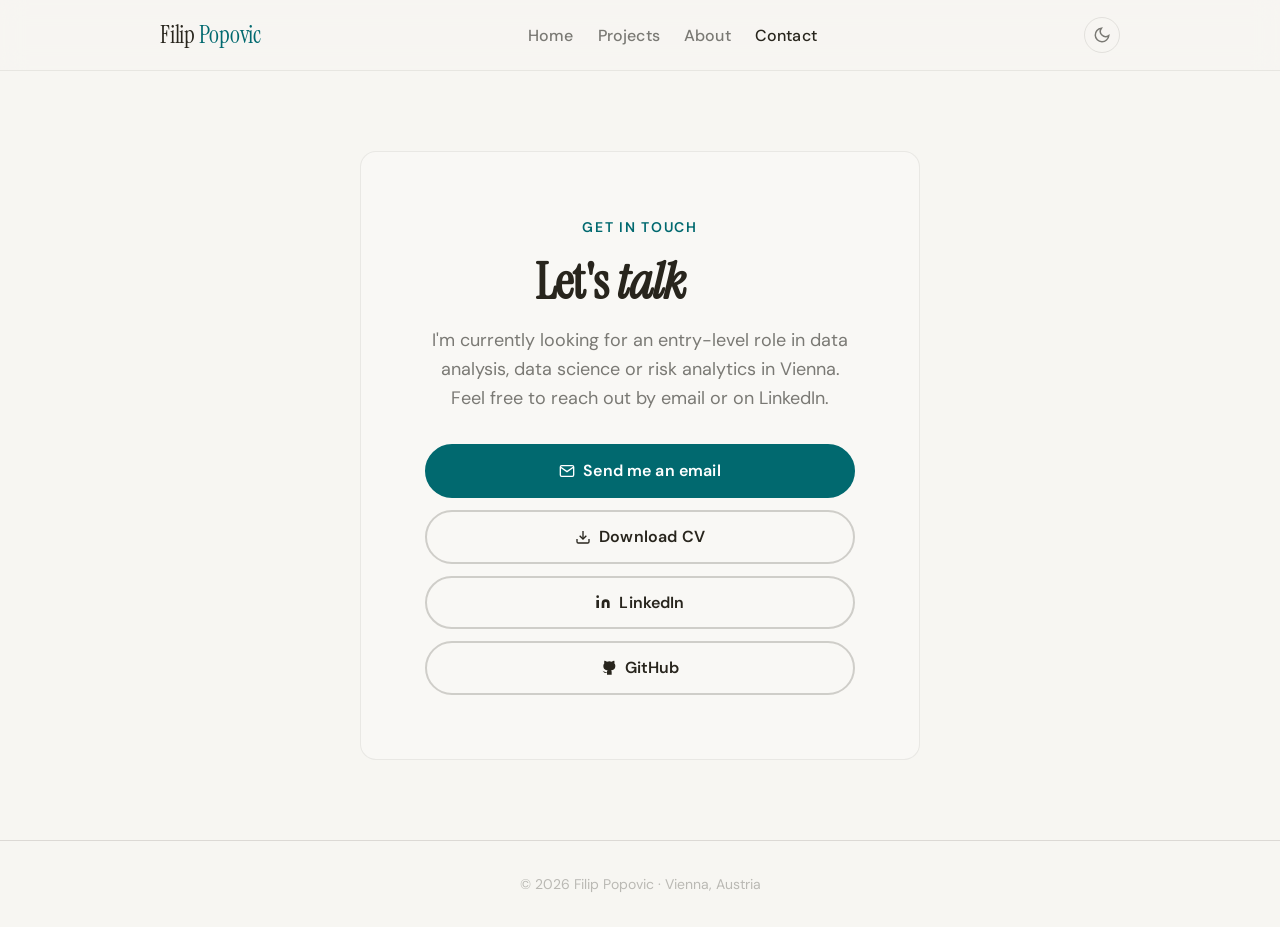
<file: docs/contact.html>
<!DOCTYPE html>
<html xmlns="http://www.w3.org/1999/xhtml" lang="en" xml:lang="en"><head>

<meta charset="utf-8">
<meta name="generator" content="quarto-1.11.9">

<meta name="viewport" content="width=device-width, initial-scale=1.0, user-scalable=yes">


<title>Contact | Filip Popovic</title>
<style>
/* Default styles provided by pandoc.
** See https://pandoc.org/MANUAL.html#variables-for-html for config info.
*/
span.smallcaps{font-variant: small-caps;}
div.columns{display: flex; gap: 1.5em;}
div.column{flex: auto;}
@media screen {
div.columns{gap: min(4vw, 1.5em);}
div.column{overflow-x: auto;}
}
div.hanging-indent{margin-left: 1.5em; text-indent: -1.5em;}
ul.task-list{list-style: none;}
ul.task-list li input[type="checkbox"] {
  width: 0.8em;
  margin: 0 0.8em 0.2em -1em; /* quarto-specific, see https://github.com/quarto-dev/quarto-cli/issues/4556 */ 
  vertical-align: middle;
}
.display.math{display: block; text-align: center; margin: 0.5rem auto;}
</style>


<script src="site_libs/clipboard/clipboard.min.js"></script>
<script src="site_libs/quarto-html/tabby.min.js"></script>
<script src="site_libs/quarto-html/popper.min.js"></script>
<script src="site_libs/quarto-html/tippy.umd.min.js"></script>
<script src="site_libs/quarto-html/anchor.min.js"></script>
<link href="site_libs/quarto-html/tippy.css" rel="stylesheet">
<link href="site_libs/quarto-html/light-border.css" rel="stylesheet">
<link href="site_libs/quarto-html/quarto-html-640605f58ae58ee79329c070719e555b.min.css" rel="stylesheet" append-hash="true" data-mode="light">
<link href="site_libs/quarto-html/quarto-syntax-highlighting-63b5708e65d6cd79cd7618c58d0c21e7.css" rel="stylesheet" id="quarto-text-highlighting-styles">


<link rel="stylesheet" href="assets/style.css">
</head>

<body>


<header id="title-block-header">
<h1 class="title">Contact</h1>

</header>


<nav class="fp-nav">
  <div class="fp-nav-inner">
    <a href="index.html" class="fp-nav-logo">Filip <span>Popovic</span></a>
    <ul class="fp-nav-links">
      <li><a href="index.html">Home</a></li>
      <li><a href="projects.html">Projects</a></li>
      <li><a href="about.html">About</a></li>
      <li><a href="contact.html" class="active">Contact</a></li>
    </ul>
    <button class="fp-theme-btn" data-theme-toggle="" aria-label="Toggle dark mode">
      <svg width="18" height="18" viewbox="0 0 24 24" fill="none" stroke="currentColor" stroke-width="2"><path d="M21 12.79A9 9 0 1 1 11.21 3 7 7 0 0 0 21 12.79z"></path></svg>
    </button>
  </div>
</nav>

<section class="fp-section" style="min-height: 70vh; display:flex; align-items:center;">
  <div class="fp-container" style="width:100%;">
    <div class="fp-contact-box" style="max-width:560px;">
      <p style="font-size:var(--text-xs);font-weight:600;letter-spacing:0.12em;text-transform:uppercase;color:var(--color-primary);margin-bottom:var(--space-3);">Get in touch</p>
      <h2 class="anchored">Let's <em style="font-style:italic;">talk</em></h2>
      <p>I'm currently looking for an entry-level role in data analysis, data science or risk analytics in Vienna. Feel free to reach out by email or on LinkedIn.</p>
      <div class="fp-contact-links" style="flex-direction:column; align-items:center; gap:var(--space-3);">
        <a href="mailto:fpopovic01@gmail.com" class="btn btn-primary" style="width:100%; justify-content:center;">
          <svg width="16" height="16" viewbox="0 0 24 24" fill="none" stroke="currentColor" stroke-width="2"><path d="M4 4h16c1.1 0 2 .9 2 2v12c0 1.1-.9 2-2 2H4c-1.1 0-2-.9-2-2V6c0-1.1.9-2 2-2z"></path><polyline points="22,6 12,13 2,6"></polyline></svg>
          Send me an email
        </a>
        <a href="pdfs/Popovic_CV_2026.pdf" target="_blank" class="btn btn-outline" style="width:100%; justify-content:center;">
          <svg width="16" height="16" viewbox="0 0 24 24" fill="none" stroke="currentColor" stroke-width="2"><path d="M21 15v4a2 2 0 0 1-2 2H5a2 2 0 0 1-2-2v-4"></path><polyline points="7 10 12 15 17 10"></polyline><line x1="12" y1="15" x2="12" y2="3"></line></svg>
          Download CV
        </a>
        <a href="https://www.linkedin.com/in/filip-popovic-15037837b/" target="_blank" rel="noopener noreferrer" class="btn btn-outline" style="width:100%; justify-content:center;">
          <svg width="16" height="16" viewbox="0 0 24 24" fill="currentColor"><path d="M16 8a6 6 0 0 1 6 6v7h-4v-7a2 2 0 0 0-2-2 2 2 0 0 0-2 2v7h-4v-7a6 6 0 0 1 6-6z"></path><rect x="2" y="9" width="4" height="12"></rect><circle cx="4" cy="4" r="2"></circle></svg>
          LinkedIn
        </a>
        <a href="https://github.com/filip-popovic" target="_blank" rel="noopener noreferrer" class="btn btn-outline" style="width:100%; justify-content:center;">
          <svg width="16" height="16" viewbox="0 0 24 24" fill="currentColor"><path d="M9 19c-5 1.5-5-2.5-7-3m14 6v-3.87a3.37 3.37 0 0 0-.94-2.61c3.14-.35 6.44-1.54 6.44-7A5.44 5.44 0 0 0 20 4.77 5.07 5.07 0 0 0 19.91 1S18.73.65 16 2.48a13.38 13.38 0 0 0-7 0C6.27.65 5.09 1 5.09 1A5.07 5.07 0 0 0 5 4.77a5.44 5.44 0 0 0-1.5 3.78c0 5.42 3.3 6.61 6.44 7A3.37 3.37 0 0 0 9 18.13V22"></path></svg>
          GitHub
        </a>
      </div>
    </div>
  </div>
</section>

<footer class="fp-footer">
  <p>© 2026 Filip Popovic · Vienna, Austria</p>
</footer>

<script>
(function(){
  const t = document.querySelector('[data-theme-toggle]');
  const r = document.documentElement;
  let d = matchMedia('(prefers-color-scheme:dark)').matches ? 'dark' : 'light';
  r.setAttribute('data-theme', d);
  if(t) t.addEventListener('click', () => { d = d === 'dark' ? 'light' : 'dark'; r.setAttribute('data-theme', d); });
})();
</script>


<script id="quarto-html-after-body" type="application/javascript">
  window.document.addEventListener("DOMContentLoaded", function (event) {
    const tabsets =  window.document.querySelectorAll(".panel-tabset-tabby")
    tabsets.forEach(function(tabset) {
      const tabby = new Tabby('#' + tabset.id);
    });
    const icon = "";
    const anchorJS = new window.AnchorJS();
    anchorJS.options = {
      placement: 'right',
      icon: icon
    };
    anchorJS.add('.anchored');
    const isCodeAnnotation = (el) => {
      for (const clz of el.classList) {
        if (clz.startsWith('code-annotation-')) {                     
          return true;
        }
      }
      return false;
    }
    const onCopySuccess = function(e) {
      // button target
      const button = e.trigger;
      // don't keep focus
      button.blur();
      // flash "checked"
      button.classList.add('code-copy-button-checked');
      var currentTitle = button.getAttribute("title");
      button.setAttribute("title", "Copied!");
      let tooltip;
      if (window.bootstrap) {
        button.setAttribute("data-bs-toggle", "tooltip");
        button.setAttribute("data-bs-placement", "left");
        button.setAttribute("data-bs-title", "Copied!");
        tooltip = new bootstrap.Tooltip(button, 
          { trigger: "manual", 
            customClass: "code-copy-button-tooltip",
            offset: [0, -8]});
        tooltip.show();    
      }
      setTimeout(function() {
        if (tooltip) {
          tooltip.hide();
          button.removeAttribute("data-bs-title");
          button.removeAttribute("data-bs-toggle");
          button.removeAttribute("data-bs-placement");
        }
        button.setAttribute("title", currentTitle);
        button.classList.remove('code-copy-button-checked');
      }, 1000);
      // clear code selection
      e.clearSelection();
    }
    const getTextToCopy = function(trigger) {
      const outerScaffold = trigger.parentElement.cloneNode(true);
      const codeEl = outerScaffold.querySelector('code');
      for (const childEl of codeEl.children) {
        if (isCodeAnnotation(childEl)) {
          childEl.remove();
        }
      }
      return codeEl.innerText;
    }
    const clipboard = new window.ClipboardJS('.code-copy-button:not([data-in-quarto-modal])', {
      text: getTextToCopy
    });
    clipboard.on('success', onCopySuccess);
    if (window.document.getElementById('quarto-embedded-source-code-modal')) {
      const clipboardModal = new window.ClipboardJS('.code-copy-button[data-in-quarto-modal]', {
        text: getTextToCopy,
        container: window.document.getElementById('quarto-embedded-source-code-modal')
      });
      clipboardModal.on('success', onCopySuccess);
    }
      var localhostRegex = new RegExp(/^(?:http|https):\/\/localhost\:?[0-9]*\//);
      var mailtoRegex = new RegExp(/^mailto:/);
        var filterRegex = new RegExp('/' + window.location.host + '/');
      var isInternal = (href) => {
          return filterRegex.test(href) || localhostRegex.test(href) || mailtoRegex.test(href);
      }
      // Inspect non-navigation links and adorn them if external
      window.quartoDecorateExternalLinks = function (root) {
     var links = (root || window.document).querySelectorAll('a[href]:not(.nav-link):not(.navbar-brand):not(.toc-action):not(.sidebar-link):not(.sidebar-item-toggle):not(.pagination-link):not(.no-external):not([aria-hidden]):not(.dropdown-item):not(.quarto-navigation-tool):not(.about-link)');
      for (var i=0; i<links.length; i++) {
        const link = links[i];
        if (!isInternal(link.href)) {
          // undo the damage that might have been done by quarto-nav.js in the case of
          // links that we want to consider external
          if (link.dataset.originalHref !== undefined) {
            link.href = link.dataset.originalHref;
          }
          if (!link.classList.contains('no-external-icon')) {
          }
        }
      }
      };
      window.quartoDecorateExternalLinks(window.document);
    // Esc closes the popup (WCAG 1.4.13) and focus leaving both trigger and
    // popup closes it (WCAG 2.4.11); tippy handles neither for interactive popups.
    const hideOnEscAndFocusOut = {
      name: 'hideOnEscAndFocusOut',
      defaultValue: true,
      fn(instance) {
        const dismiss = () => {
          // A show scheduled by the trigger delay would otherwise reopen it
          instance.clearDelayTimeouts();
          instance.hide();
        };
        const onKeyDown = (event) => {
          if (event.key !== 'Escape') {
            return;
          }
          // Keep Esc from also reaching page handlers (e.g. reveal.js overview),
          // except an open reveal.js slide menu, which Esc should close too.
          // The menu handles keys only when its keyboard option is on.
          const menuHandlesEsc = window.Reveal?.getPlugin?.('menu')?.isOpen() &&
            window.Reveal.getConfig().menu?.keyboard !== false;
          if (!menuHandlesEsc) {
            event.stopPropagation();
          }
          if (instance.popper.contains(window.document.activeElement)) {
            // Disabled while refocusing so the focus trigger does not reopen it
            instance.disable();
            instance.reference.focus();
            instance.enable();
          }
          dismiss();
        };
        const onFocusOut = (event) => {
          const target = event.relatedTarget;
          if (target && !instance.reference.contains(target) &&
              !instance.popper.contains(target)) {
            dismiss();
          }
        };
        // On the trigger too: a click trigger (code-annotations: select) has no
        // blur handling. Attached for the instance's lifetime so leaving the
        // trigger also cancels a show still pending on the trigger delay.
        instance.reference.addEventListener('focusout', onFocusOut);
        return {
          onShow() {
            window.document.addEventListener('keydown', onKeyDown, true);
            instance.popper.addEventListener('focusout', onFocusOut);
          },
          onHide() {
            window.document.removeEventListener('keydown', onKeyDown, true);
            instance.popper.removeEventListener('focusout', onFocusOut);
          },
          onDestroy() {
            instance.reference.removeEventListener('focusout', onFocusOut);
          },
        };
      },
    };
    function tippyHover(el, contentFn, onTriggerFn, onUntriggerFn) {
      const config = {
        allowHTML: true,
        maxWidth: 500,
        delay: 100,
        arrow: false,
        appendTo: function(el) {
            return el.parentElement;
        },
        interactive: true,
        interactiveBorder: 10,
        theme: 'light-border',
        placement: 'bottom-start',
        plugins: [hideOnEscAndFocusOut],
      };
      if (contentFn) {
        config.content = contentFn;
      }
      if (onTriggerFn) {
        config.onTrigger = onTriggerFn;
      }
      if (onUntriggerFn) {
        config.onUntrigger = onUntriggerFn;
      }
      window.tippy(el, config); 
    }
    const noterefs = window.document.querySelectorAll('a[role="doc-noteref"]');
    for (var i=0; i<noterefs.length; i++) {
      const ref = noterefs[i];
      tippyHover(ref, function() {
        // use id or data attribute instead here
        let href = ref.getAttribute('data-footnote-href') || ref.getAttribute('href');
        try { href = new URL(href).hash; } catch {}
        const id = href.replace(/^#\/?/, "");
        const note = window.document.getElementById(id);
        if (note) {
          return note.innerHTML;
        } else {
          return "";
        }
      });
    }
    const xrefs = window.document.querySelectorAll('a.quarto-xref');
    const processXRef = (id, note) => {
      // Strip column container classes
      const stripColumnClz = (el) => {
        el.classList.remove("page-full", "page-columns");
        if (el.children) {
          for (const child of el.children) {
            stripColumnClz(child);
          }
        }
      }
      stripColumnClz(note)
      if (id === null || id.startsWith('sec-')) {
        // Special case sections, only their first couple elements
        const container = document.createElement("div");
        if (note.children && note.children.length > 2) {
          container.appendChild(note.children[0].cloneNode(true));
          for (let i = 1; i < note.children.length; i++) {
            const child = note.children[i];
            if (child.tagName === "P" && child.innerText === "") {
              continue;
            } else {
              container.appendChild(child.cloneNode(true));
              break;
            }
          }
          if (window.Quarto?.typesetMath) {
            window.Quarto.typesetMath(container);
          }
          return container.innerHTML
        } else {
          if (window.Quarto?.typesetMath) {
            window.Quarto.typesetMath(note);
          }
          return note.innerHTML;
        }
      } else {
        // Remove any anchor links if they are present
        const anchorLink = note.querySelector('a.anchorjs-link');
        if (anchorLink) {
          anchorLink.remove();
        }
        if (window.Quarto?.typesetMath) {
          window.Quarto.typesetMath(note);
        }
        if (note.classList.contains("callout")) {
          return note.outerHTML;
        } else {
          return note.innerHTML;
        }
      }
    }
    for (var i=0; i<xrefs.length; i++) {
      const xref = xrefs[i];
      tippyHover(xref, undefined, function(instance) {
        instance.disable();
        let url = xref.getAttribute('href');
        let hash = undefined; 
        if (url.startsWith('#')) {
          hash = url;
        } else {
          try { hash = new URL(url).hash; } catch {}
        }
        if (hash) {
          const id = hash.replace(/^#\/?/, "");
          const note = window.document.getElementById(id);
          if (note !== null) {
            try {
              const html = processXRef(id, note.cloneNode(true));
              instance.setContent(html);
            } finally {
              instance.enable();
              instance.show();
            }
          } else {
            // See if we can fetch this
            fetch(url.split('#')[0])
            .then(res => res.text())
            .then(html => {
              const parser = new DOMParser();
              const htmlDoc = parser.parseFromString(html, "text/html");
              const note = htmlDoc.getElementById(id);
              if (note !== null) {
                const html = processXRef(id, note);
                instance.setContent(html);
              } 
            }).finally(() => {
              instance.enable();
              instance.show();
            });
          }
        } else {
          // See if we can fetch a full url (with no hash to target)
          // This is a special case and we should probably do some content thinning / targeting
          fetch(url)
          .then(res => res.text())
          .then(html => {
            const parser = new DOMParser();
            const htmlDoc = parser.parseFromString(html, "text/html");
            const note = htmlDoc.querySelector('main.content');
            if (note !== null) {
              // This should only happen for chapter cross references
              // (since there is no id in the URL)
              // remove the first header
              if (note.children.length > 0 && note.children[0].tagName === "HEADER") {
                note.children[0].remove();
              }
              const html = processXRef(null, note);
              instance.setContent(html);
            } 
          }).finally(() => {
            instance.enable();
            instance.show();
          });
        }
      }, function(instance) {
      });
    }
        let selectedAnnoteEl;
        const selectorForAnnotation = ( cell, annotation) => {
          let cellAttr = 'data-code-cell="' + cell + '"';
          let lineAttr = 'data-code-annotation="' +  annotation + '"';
          const selector = 'span[' + cellAttr + '][' + lineAttr + ']';
          return selector;
        }
        const selectCodeLines = (annoteEl) => {
          const doc = window.document;
          const targetCell = annoteEl.getAttribute("data-target-cell");
          const targetAnnotation = annoteEl.getAttribute("data-target-annotation");
          const annoteSpan = window.document.querySelector(selectorForAnnotation(targetCell, targetAnnotation));
          const lines = annoteSpan.getAttribute("data-code-lines").split(",");
          const lineIds = lines.map((line) => {
            return targetCell + "-" + line;
          })
          // Each band is positioned against its own containing block, which is
          // not the offsetParent of the lines, so place it from client rects.
          const placeBand = (band, firstEl, lastEl, codeBlock) => {
            const container = band.offsetParent;
            if (container === null) {
              return;
            }
            const containerRect = container.getBoundingClientRect();
            // Reveal.js scales slides with a transform, so convert client
            // pixels back to the CSS pixels of the container.
            const scale = containerRect.height / container.offsetHeight || 1;
            const firstRect = firstEl.getBoundingClientRect();
            const lastRect = lastEl.getBoundingClientRect();
            const top = (firstRect.top - containerRect.top) / scale - container.clientTop + container.scrollTop;
            const height = (lastRect.bottom - firstRect.top) / scale;
            band.style.top = top - 2 + "px";
            band.style.height = height + 4 + "px";
            if (codeBlock) {
              // Without the copy button wrapper, the containing block is wider
              // than the code block, so span the code block explicitly.
              const blockRect = codeBlock.getBoundingClientRect();
              band.style.left = (blockRect.left - containerRect.left) / scale - container.clientLeft + container.scrollLeft + "px";
              band.style.width = blockRect.width / scale + "px";
            }
          };
          if (lineIds.length > 0) {
            const el = window.document.getElementById(lineIds[0]);
            const lastEl = window.document.getElementById(lineIds[lineIds.length - 1]);
            const parent = el.parentElement.parentElement;
            // cook up a div (if necessary) and position it
            let div = window.document.getElementById("code-annotation-line-highlight");
            if (div === null) {
              div = window.document.createElement("div");
              div.setAttribute("id", "code-annotation-line-highlight");
              div.style.position = 'absolute';
              parent.appendChild(div);
            }
            placeBand(div, el, lastEl, parent.closest("div.sourceCode") || parent);
            let gutterDiv = window.document.getElementById("code-annotation-line-highlight-gutter");
            if (gutterDiv === null) {
              gutterDiv = window.document.createElement("div");
              gutterDiv.setAttribute("id", "code-annotation-line-highlight-gutter");
              gutterDiv.style.position = 'absolute';
              const codeCell = window.document.getElementById(targetCell);
              const gutter = codeCell.querySelector('.code-annotation-gutter');
              gutter.appendChild(gutterDiv);
            }
            placeBand(gutterDiv, el, lastEl);
            selectedAnnoteEl = annoteEl;
          }
        };
        const unselectCodeLines = () => {
          const elementsIds = ["code-annotation-line-highlight", "code-annotation-line-highlight-gutter"];
          elementsIds.forEach((elId) => {
            const div = window.document.getElementById(elId);
            if (div) {
              div.remove();
            }
          });
          selectedAnnoteEl = undefined;
        };
          // Handle positioning of the toggle
      window.addEventListener(
        "resize",
        throttle(() => {
          elRect = undefined;
          if (selectedAnnoteEl) {
            selectCodeLines(selectedAnnoteEl);
          }
        }, 10)
      );
      function throttle(fn, ms) {
      let throttle = false;
      let timer;
        return (...args) => {
          if(!throttle) { // first call gets through
              fn.apply(this, args);
              throttle = true;
          } else { // all the others get throttled
              if(timer) clearTimeout(timer); // cancel #2
              timer = setTimeout(() => {
                fn.apply(this, args);
                timer = throttle = false;
              }, ms);
          }
        };
      }
        // Attach click handler to the DT
        const annoteDls = window.document.querySelectorAll('dt[data-target-cell]');
        for (const annoteDlNode of annoteDls) {
          annoteDlNode.addEventListener('click', (event) => {
            const clickedEl = event.target;
            if (clickedEl !== selectedAnnoteEl) {
              unselectCodeLines();
              const activeEl = window.document.querySelector('dt[data-target-cell].code-annotation-active');
              if (activeEl) {
                activeEl.classList.remove('code-annotation-active');
              }
              selectCodeLines(clickedEl);
              clickedEl.classList.add('code-annotation-active');
            } else {
              // Unselect the line
              unselectCodeLines();
              clickedEl.classList.remove('code-annotation-active');
            }
          });
        }
    const findCites = (el) => {
      const parentEl = el.parentElement;
      if (parentEl) {
        const cites = parentEl.dataset.cites;
        if (cites) {
          return {
            el,
            cites: cites.split(' ')
          };
        } else {
          return findCites(el.parentElement)
        }
      } else {
        return undefined;
      }
    };
    var bibliorefs = window.document.querySelectorAll('a[role="doc-biblioref"]');
    for (var i=0; i<bibliorefs.length; i++) {
      const ref = bibliorefs[i];
      const citeInfo = findCites(ref);
      if (citeInfo) {
        tippyHover(citeInfo.el, function() {
          var popup = window.document.createElement('div');
          citeInfo.cites.forEach(function(cite) {
            var citeDiv = window.document.createElement('div');
            citeDiv.classList.add('hanging-indent');
            citeDiv.classList.add('csl-entry');
            var biblioDiv = window.document.getElementById('ref-' + cite);
            if (biblioDiv) {
              citeDiv.innerHTML = biblioDiv.innerHTML;
            }
            popup.appendChild(citeDiv);
          });
          return popup.innerHTML;
        });
      }
    }
  });
  </script>




</body></html>
</file>
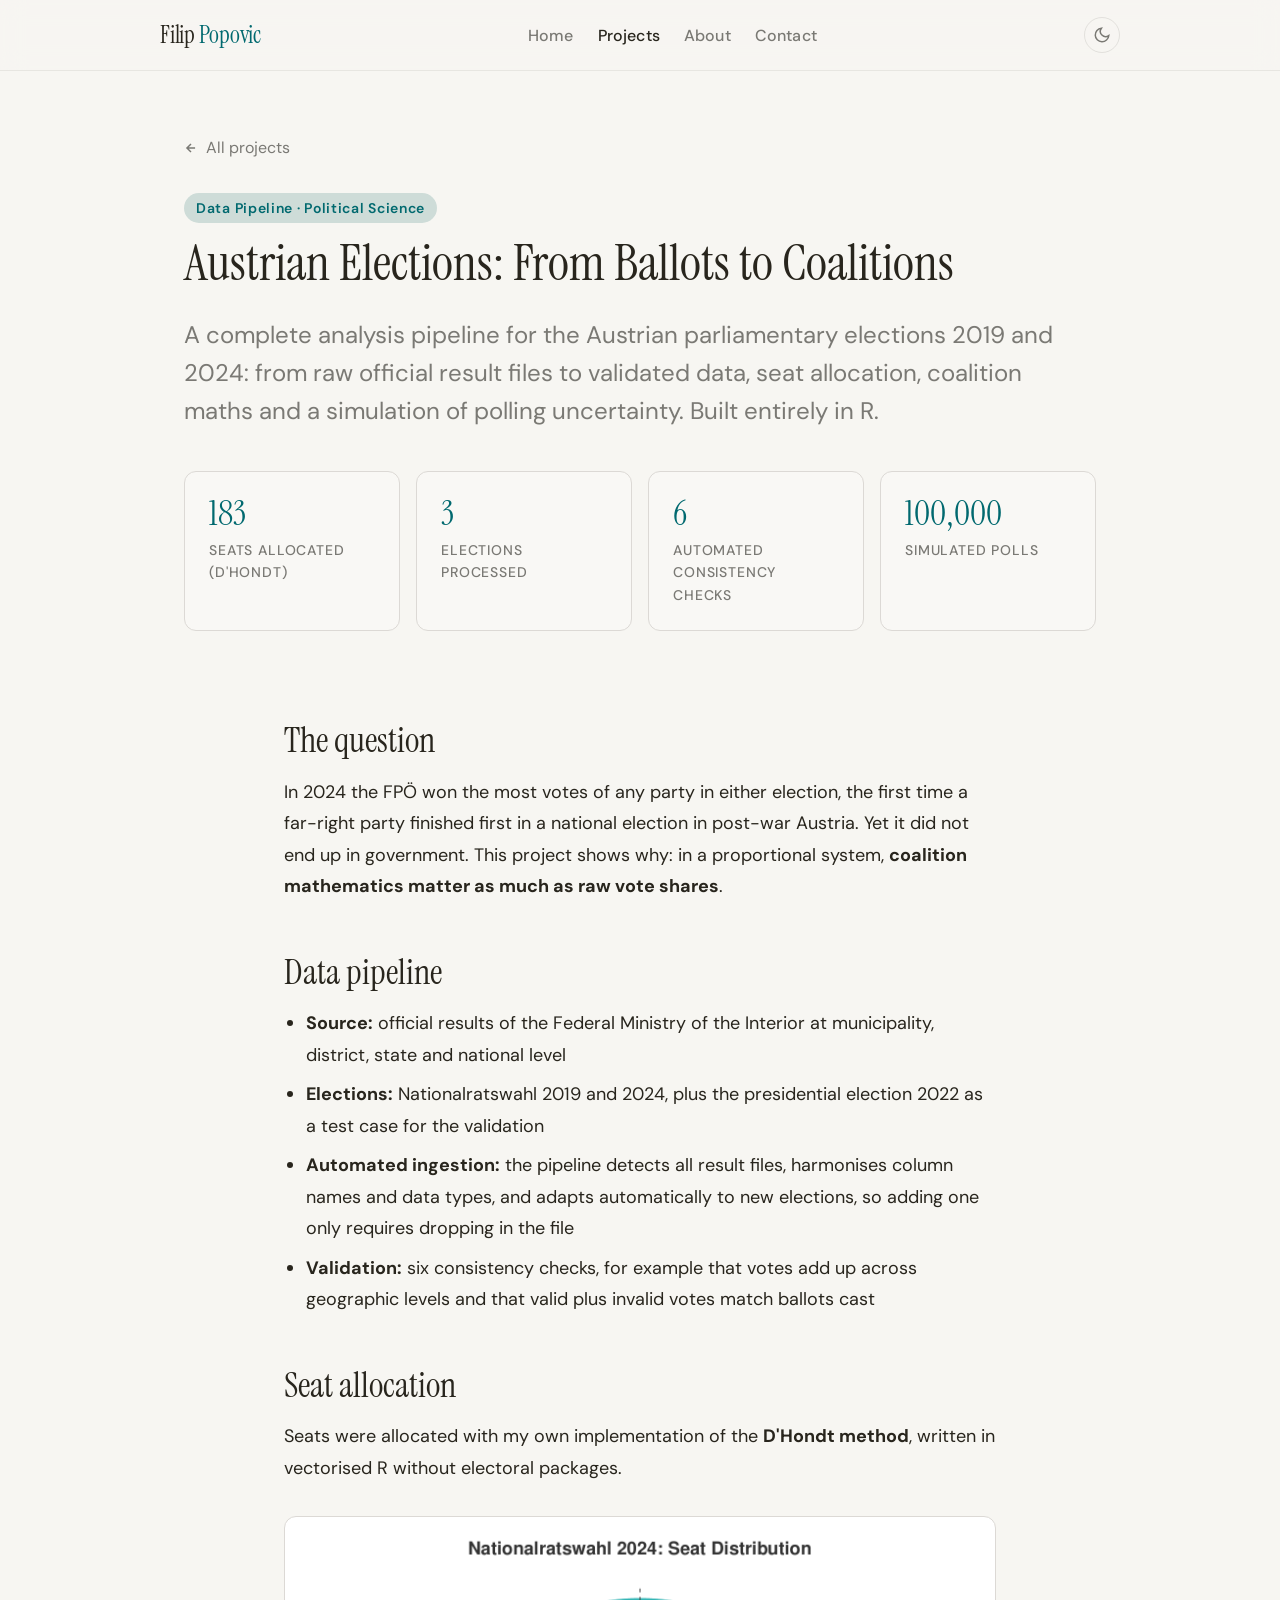
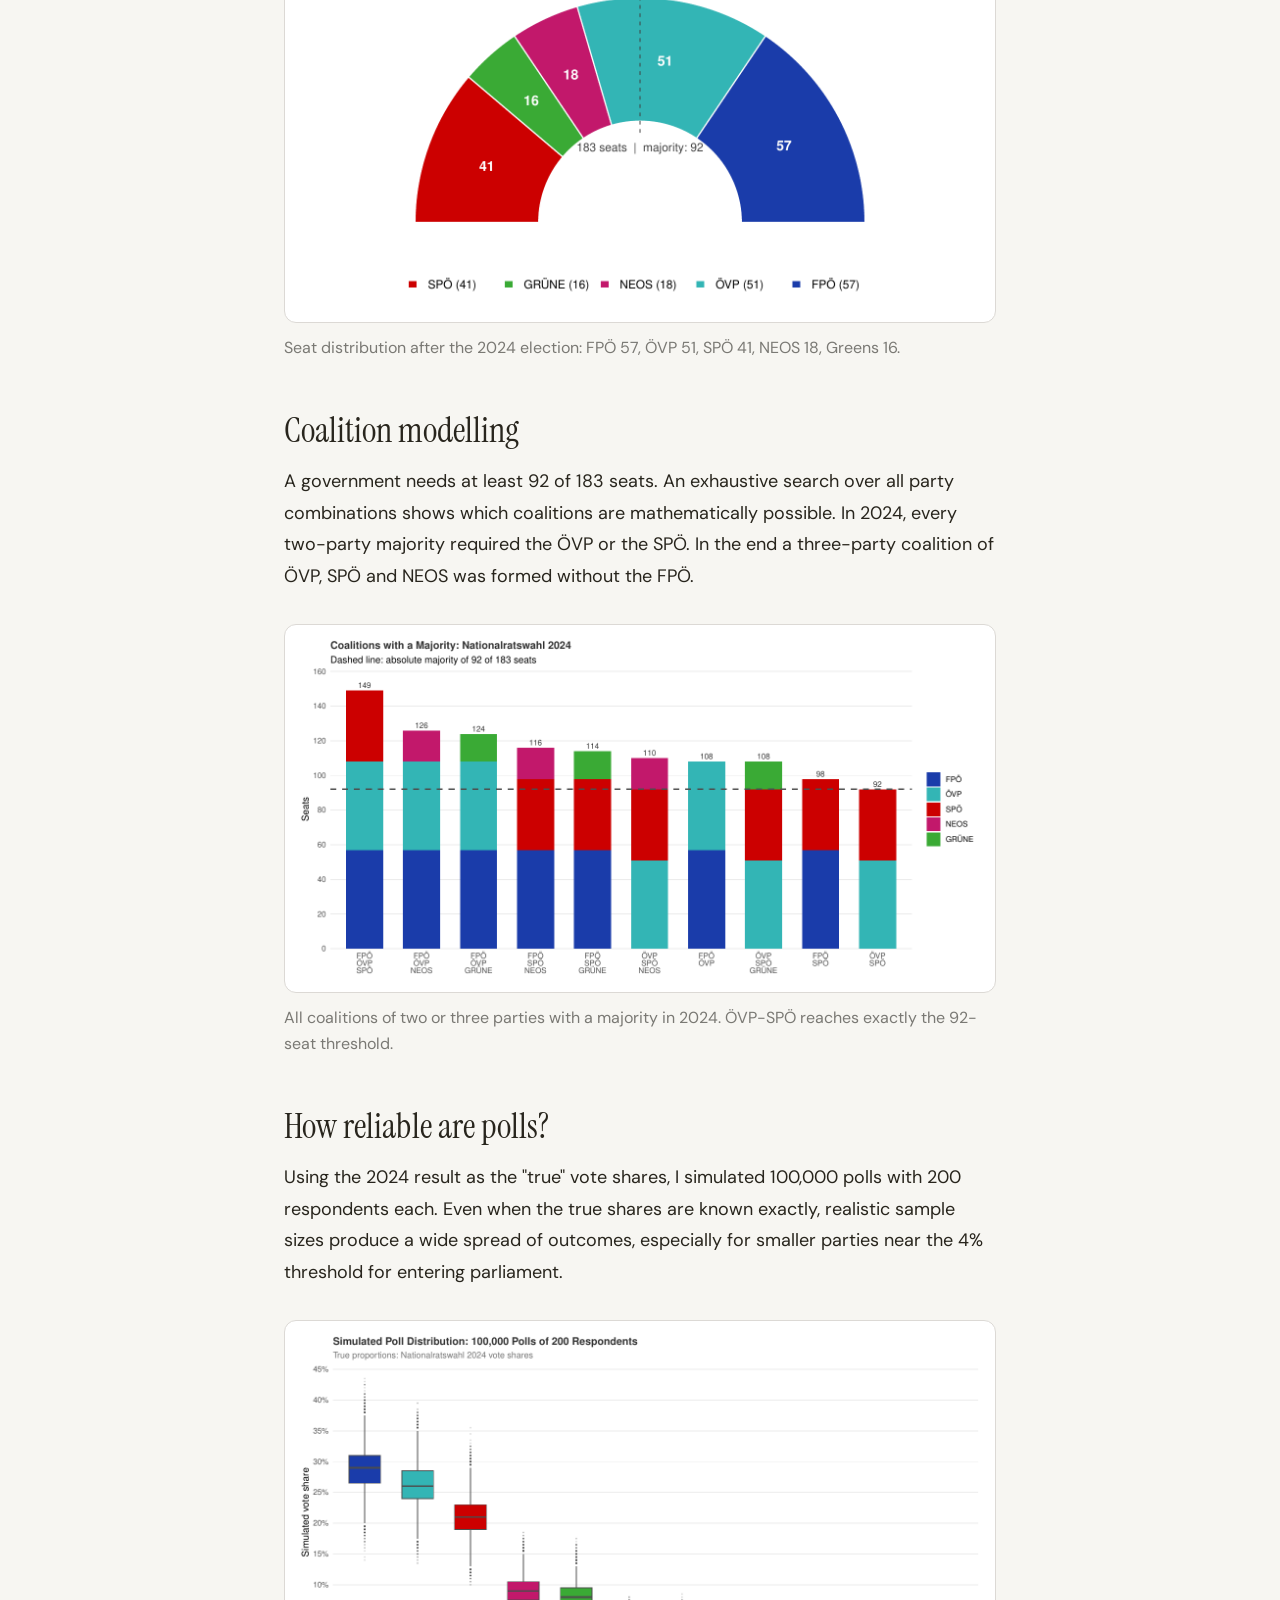
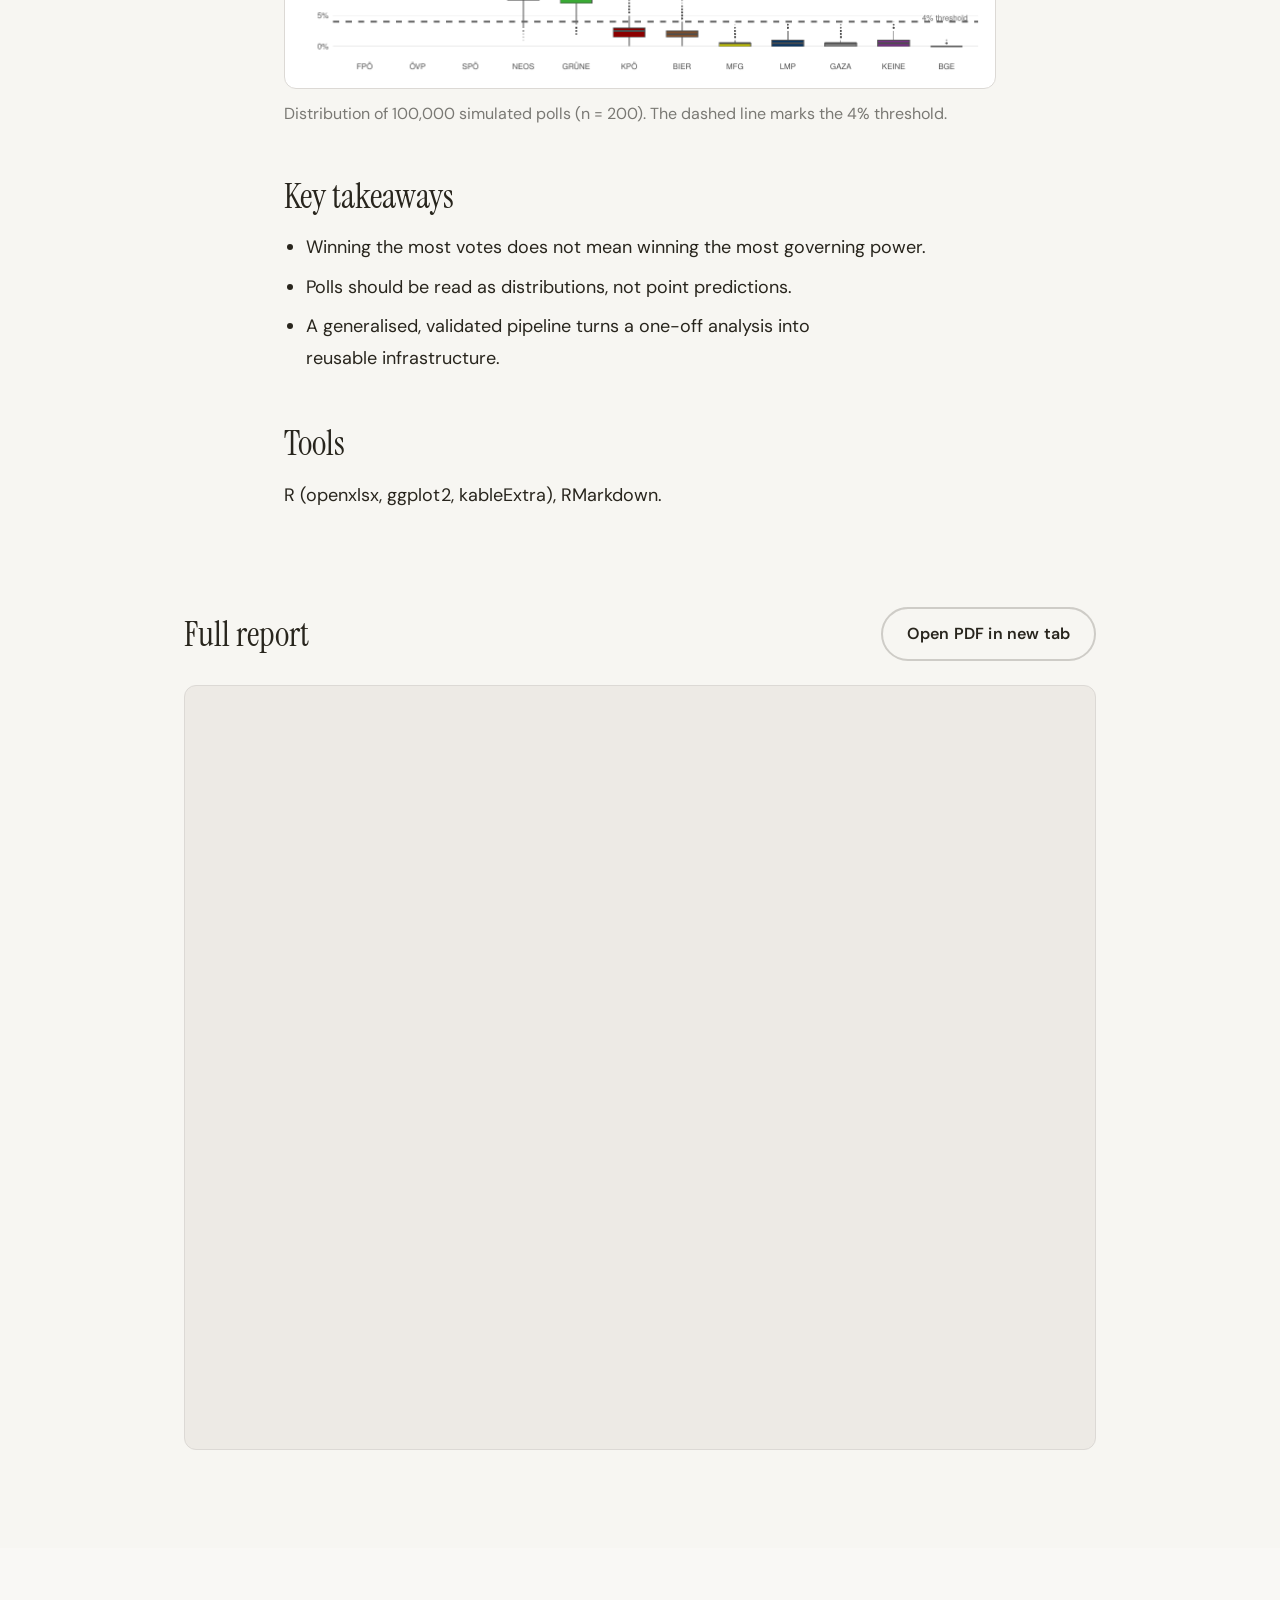
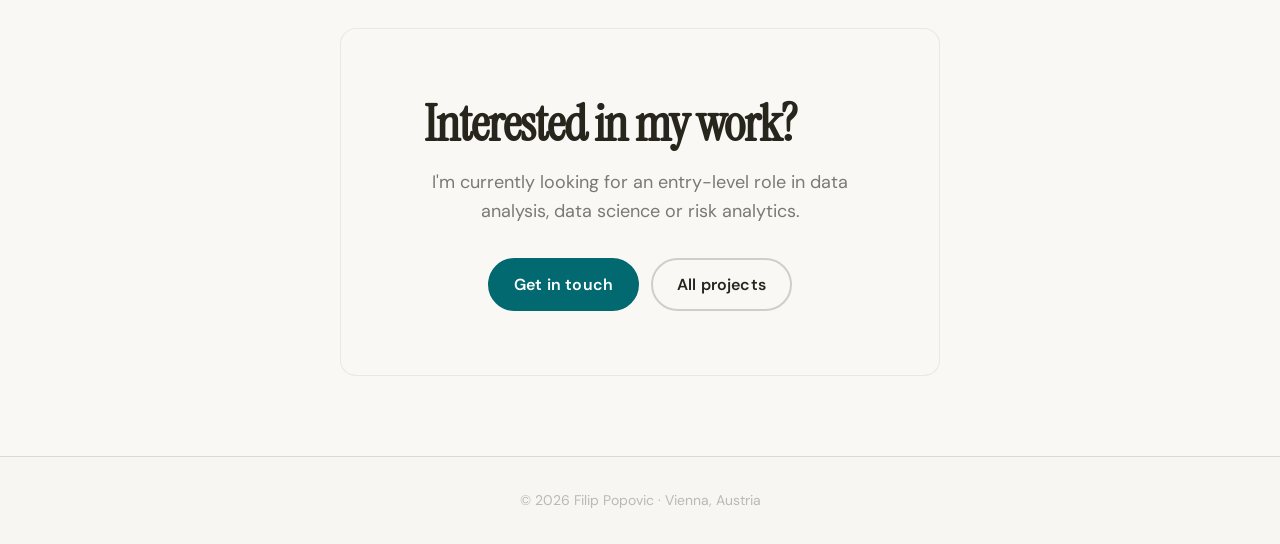
<file: docs/project-elections.html>
<!DOCTYPE html>
<html xmlns="http://www.w3.org/1999/xhtml" lang="en" xml:lang="en"><head>

<meta charset="utf-8">
<meta name="generator" content="quarto-1.11.9">

<meta name="viewport" content="width=device-width, initial-scale=1.0, user-scalable=yes">


<title>Austrian Elections: From Ballots to Coalitions | Filip Popovic</title>
<style>
/* Default styles provided by pandoc.
** See https://pandoc.org/MANUAL.html#variables-for-html for config info.
*/
span.smallcaps{font-variant: small-caps;}
div.columns{display: flex; gap: 1.5em;}
div.column{flex: auto;}
@media screen {
div.columns{gap: min(4vw, 1.5em);}
div.column{overflow-x: auto;}
}
div.hanging-indent{margin-left: 1.5em; text-indent: -1.5em;}
ul.task-list{list-style: none;}
ul.task-list li input[type="checkbox"] {
  width: 0.8em;
  margin: 0 0.8em 0.2em -1em; /* quarto-specific, see https://github.com/quarto-dev/quarto-cli/issues/4556 */ 
  vertical-align: middle;
}
.display.math{display: block; text-align: center; margin: 0.5rem auto;}
</style>


<script src="site_libs/clipboard/clipboard.min.js"></script>
<script src="site_libs/quarto-html/tabby.min.js"></script>
<script src="site_libs/quarto-html/popper.min.js"></script>
<script src="site_libs/quarto-html/tippy.umd.min.js"></script>
<script src="site_libs/quarto-html/anchor.min.js"></script>
<link href="site_libs/quarto-html/tippy.css" rel="stylesheet">
<link href="site_libs/quarto-html/light-border.css" rel="stylesheet">
<link href="site_libs/quarto-html/quarto-html-640605f58ae58ee79329c070719e555b.min.css" rel="stylesheet" append-hash="true" data-mode="light">
<link href="site_libs/quarto-html/quarto-syntax-highlighting-63b5708e65d6cd79cd7618c58d0c21e7.css" rel="stylesheet" id="quarto-text-highlighting-styles">


<link rel="stylesheet" href="assets/style.css">
</head>

<body>


<header id="title-block-header">
<h1 class="title">Austrian Elections: From Ballots to Coalitions</h1>

</header>


<nav class="fp-nav">
  <div class="fp-nav-inner">
    <a href="index.html" class="fp-nav-logo">Filip <span>Popovic</span></a>
    <ul class="fp-nav-links">
      <li><a href="index.html">Home</a></li>
      <li><a href="projects.html" class="active">Projects</a></li>
      <li><a href="about.html">About</a></li>
      <li><a href="contact.html">Contact</a></li>
    </ul>
    <button class="fp-theme-btn" data-theme-toggle="" aria-label="Toggle dark mode">
      <svg width="18" height="18" viewbox="0 0 24 24" fill="none" stroke="currentColor" stroke-width="2"><path d="M21 12.79A9 9 0 1 1 11.21 3 7 7 0 0 0 21 12.79z"></path></svg>
    </button>
  </div>
</nav>

<section class="fp-detail-hero">
  <div class="fp-container">
    <a href="projects.html" class="fp-back-link"><svg width="14" height="14" viewbox="0 0 24 24" fill="none" stroke="currentColor" stroke-width="2.5"><path d="M19 12H5M12 19l-7-7 7-7"></path></svg> All projects</a>
    <span class="fp-project-tag">Data Pipeline · Political Science</span>
    <h1>Austrian Elections: From Ballots to Coalitions</h1>
    <p class="fp-detail-lead">A complete analysis pipeline for the Austrian parliamentary elections 2019 and 2024: from raw official result files to validated data, seat allocation, coalition maths and a simulation of polling uncertainty. Built entirely in R.</p>
    <div class="fp-kpis">
      <div class="fp-kpi"><div class="fp-kpi-number">183</div><div class="fp-kpi-label">Seats allocated (D'Hondt)</div></div>
      <div class="fp-kpi"><div class="fp-kpi-number">3</div><div class="fp-kpi-label">Elections processed</div></div>
      <div class="fp-kpi"><div class="fp-kpi-number">6</div><div class="fp-kpi-label">Automated consistency checks</div></div>
      <div class="fp-kpi"><div class="fp-kpi-number">100,000</div><div class="fp-kpi-label">Simulated polls</div></div>
    </div>
  </div>
</section>

<section class="fp-section" style="padding-top:0;">
  <div class="fp-detail-body">
    <h2 class="anchored">The question</h2>
    <p>In 2024 the FPÖ won the most votes of any party in either election, the first time a far-right party finished
    first in a national election in post-war Austria. Yet it did not end up in government. This project shows why:
    in a proportional system, <strong>coalition mathematics matter as much as raw vote shares</strong>.</p>

    <h2 class="anchored">Data pipeline</h2>
    <ul>
      <li><strong>Source:</strong> official results of the Federal Ministry of the Interior at municipality, district, state and national level</li>
      <li><strong>Elections:</strong> Nationalratswahl 2019 and 2024, plus the presidential election 2022 as a test case for the validation</li>
      <li><strong>Automated ingestion:</strong> the pipeline detects all result files, harmonises column names and data types, and adapts automatically to new elections, so adding one only requires dropping in the file</li>
      <li><strong>Validation:</strong> six consistency checks, for example that votes add up across geographic levels and that valid plus invalid votes match ballots cast</li>
    </ul>

    <h2 class="anchored">Seat allocation</h2>
    <p>Seats were allocated with my own implementation of the <strong>D'Hondt method</strong>, written in
    vectorised R without electoral packages.</p>
    <figure class="fp-figure">
      <img class="fp-img-light" src="assets/projects/elections_seats_2024.png" alt="Seat distribution 2024" loading="lazy">
      <img class="fp-img-dark" src="assets/projects/elections_seats_2024_dark.png" alt="Seat distribution 2024" loading="lazy">
      <figcaption>Seat distribution after the 2024 election: FPÖ 57, ÖVP 51, SPÖ 41, NEOS 18, Greens 16.</figcaption>
    </figure>

    <h2 class="anchored">Coalition modelling</h2>
    <p>A government needs at least 92 of 183 seats. An exhaustive search over all party combinations shows which
    coalitions are mathematically possible. In 2024, every two-party majority required the ÖVP or the SPÖ. In the
    end a three-party coalition of ÖVP, SPÖ and NEOS was formed without the FPÖ.</p>
    <figure class="fp-figure">
      <img class="fp-img-light" src="assets/projects/elections_coalitions_2024.png" alt="Coalitions with a majority 2024" loading="lazy">
      <img class="fp-img-dark" src="assets/projects/elections_coalitions_2024_dark.png" alt="Coalitions with a majority 2024" loading="lazy">
      <figcaption>All coalitions of two or three parties with a majority in 2024. ÖVP-SPÖ reaches exactly the 92-seat threshold.</figcaption>
    </figure>

    <h2 class="anchored">How reliable are polls?</h2>
    <p>Using the 2024 result as the "true" vote shares, I simulated 100,000 polls with 200 respondents each. Even
    when the true shares are known exactly, realistic sample sizes produce a wide spread of outcomes, especially for
    smaller parties near the 4% threshold for entering parliament.</p>
    <figure class="fp-figure">
      <img class="fp-img-light" src="assets/projects/elections_polls.png" alt="Simulated poll distribution" loading="lazy">
      <img class="fp-img-dark" src="assets/projects/elections_polls_dark.png" alt="Simulated poll distribution" loading="lazy">
      <figcaption>Distribution of 100,000 simulated polls (n = 200). The dashed line marks the 4% threshold.</figcaption>
    </figure>

    <h2 class="anchored">Key takeaways</h2>
    <ul>
      <li>Winning the most votes does not mean winning the most governing power.</li>
      <li>Polls should be read as distributions, not point predictions.</li>
      <li>A generalised, validated pipeline turns a one-off analysis into reusable infrastructure.</li>
    </ul>

    <h2 class="anchored">Tools</h2>
    <p>R (openxlsx, ggplot2, kableExtra), RMarkdown.</p>
  </div>
</section>

<section class="fp-section fp-pdf-section" style="padding-top:0;">
  <div class="fp-container">
    <div class="fp-pdf-head">
      <h2 class="anchored">Full report</h2>
      <a href="pdfs/elections-report.pdf" target="_blank" class="btn btn-outline">Open PDF in new tab</a>
    </div>
    <iframe class="fp-pdf-frame" src="pdfs/elections-report.pdf#view=FitH" title="Full report: Austrian Elections: From Ballots to Coalitions"></iframe>
  </div>
</section>

<section class="fp-section fp-section-alt">
  <div class="fp-container">
    <div class="fp-contact-box">
      <h2 class="anchored">Interested in my work?</h2>
      <p>I'm currently looking for an entry-level role in data analysis, data science or risk analytics.</p>
      <div class="fp-contact-links">
        <a href="contact.html" class="btn btn-primary">Get in touch</a>
        <a href="projects.html" class="btn btn-outline">All projects</a>
      </div>
    </div>
  </div>
</section>

<footer class="fp-footer">
  <p>© 2026 Filip Popovic · Vienna, Austria</p>
</footer>

<script>
(function(){
  const t = document.querySelector('[data-theme-toggle]');
  const r = document.documentElement;
  let d = matchMedia('(prefers-color-scheme:dark)').matches ? 'dark' : 'light';
  r.setAttribute('data-theme', d);
  if(t) t.addEventListener('click', () => { d = d === 'dark' ? 'light' : 'dark'; r.setAttribute('data-theme', d); });
})();
</script>


<script id="quarto-html-after-body" type="application/javascript">
  window.document.addEventListener("DOMContentLoaded", function (event) {
    const tabsets =  window.document.querySelectorAll(".panel-tabset-tabby")
    tabsets.forEach(function(tabset) {
      const tabby = new Tabby('#' + tabset.id);
    });
    const icon = "";
    const anchorJS = new window.AnchorJS();
    anchorJS.options = {
      placement: 'right',
      icon: icon
    };
    anchorJS.add('.anchored');
    const isCodeAnnotation = (el) => {
      for (const clz of el.classList) {
        if (clz.startsWith('code-annotation-')) {                     
          return true;
        }
      }
      return false;
    }
    const onCopySuccess = function(e) {
      // button target
      const button = e.trigger;
      // don't keep focus
      button.blur();
      // flash "checked"
      button.classList.add('code-copy-button-checked');
      var currentTitle = button.getAttribute("title");
      button.setAttribute("title", "Copied!");
      let tooltip;
      if (window.bootstrap) {
        button.setAttribute("data-bs-toggle", "tooltip");
        button.setAttribute("data-bs-placement", "left");
        button.setAttribute("data-bs-title", "Copied!");
        tooltip = new bootstrap.Tooltip(button, 
          { trigger: "manual", 
            customClass: "code-copy-button-tooltip",
            offset: [0, -8]});
        tooltip.show();    
      }
      setTimeout(function() {
        if (tooltip) {
          tooltip.hide();
          button.removeAttribute("data-bs-title");
          button.removeAttribute("data-bs-toggle");
          button.removeAttribute("data-bs-placement");
        }
        button.setAttribute("title", currentTitle);
        button.classList.remove('code-copy-button-checked');
      }, 1000);
      // clear code selection
      e.clearSelection();
    }
    const getTextToCopy = function(trigger) {
      const outerScaffold = trigger.parentElement.cloneNode(true);
      const codeEl = outerScaffold.querySelector('code');
      for (const childEl of codeEl.children) {
        if (isCodeAnnotation(childEl)) {
          childEl.remove();
        }
      }
      return codeEl.innerText;
    }
    const clipboard = new window.ClipboardJS('.code-copy-button:not([data-in-quarto-modal])', {
      text: getTextToCopy
    });
    clipboard.on('success', onCopySuccess);
    if (window.document.getElementById('quarto-embedded-source-code-modal')) {
      const clipboardModal = new window.ClipboardJS('.code-copy-button[data-in-quarto-modal]', {
        text: getTextToCopy,
        container: window.document.getElementById('quarto-embedded-source-code-modal')
      });
      clipboardModal.on('success', onCopySuccess);
    }
      var localhostRegex = new RegExp(/^(?:http|https):\/\/localhost\:?[0-9]*\//);
      var mailtoRegex = new RegExp(/^mailto:/);
        var filterRegex = new RegExp('/' + window.location.host + '/');
      var isInternal = (href) => {
          return filterRegex.test(href) || localhostRegex.test(href) || mailtoRegex.test(href);
      }
      // Inspect non-navigation links and adorn them if external
      window.quartoDecorateExternalLinks = function (root) {
     var links = (root || window.document).querySelectorAll('a[href]:not(.nav-link):not(.navbar-brand):not(.toc-action):not(.sidebar-link):not(.sidebar-item-toggle):not(.pagination-link):not(.no-external):not([aria-hidden]):not(.dropdown-item):not(.quarto-navigation-tool):not(.about-link)');
      for (var i=0; i<links.length; i++) {
        const link = links[i];
        if (!isInternal(link.href)) {
          // undo the damage that might have been done by quarto-nav.js in the case of
          // links that we want to consider external
          if (link.dataset.originalHref !== undefined) {
            link.href = link.dataset.originalHref;
          }
          if (!link.classList.contains('no-external-icon')) {
          }
        }
      }
      };
      window.quartoDecorateExternalLinks(window.document);
    // Esc closes the popup (WCAG 1.4.13) and focus leaving both trigger and
    // popup closes it (WCAG 2.4.11); tippy handles neither for interactive popups.
    const hideOnEscAndFocusOut = {
      name: 'hideOnEscAndFocusOut',
      defaultValue: true,
      fn(instance) {
        const dismiss = () => {
          // A show scheduled by the trigger delay would otherwise reopen it
          instance.clearDelayTimeouts();
          instance.hide();
        };
        const onKeyDown = (event) => {
          if (event.key !== 'Escape') {
            return;
          }
          // Keep Esc from also reaching page handlers (e.g. reveal.js overview),
          // except an open reveal.js slide menu, which Esc should close too.
          // The menu handles keys only when its keyboard option is on.
          const menuHandlesEsc = window.Reveal?.getPlugin?.('menu')?.isOpen() &&
            window.Reveal.getConfig().menu?.keyboard !== false;
          if (!menuHandlesEsc) {
            event.stopPropagation();
          }
          if (instance.popper.contains(window.document.activeElement)) {
            // Disabled while refocusing so the focus trigger does not reopen it
            instance.disable();
            instance.reference.focus();
            instance.enable();
          }
          dismiss();
        };
        const onFocusOut = (event) => {
          const target = event.relatedTarget;
          if (target && !instance.reference.contains(target) &&
              !instance.popper.contains(target)) {
            dismiss();
          }
        };
        // On the trigger too: a click trigger (code-annotations: select) has no
        // blur handling. Attached for the instance's lifetime so leaving the
        // trigger also cancels a show still pending on the trigger delay.
        instance.reference.addEventListener('focusout', onFocusOut);
        return {
          onShow() {
            window.document.addEventListener('keydown', onKeyDown, true);
            instance.popper.addEventListener('focusout', onFocusOut);
          },
          onHide() {
            window.document.removeEventListener('keydown', onKeyDown, true);
            instance.popper.removeEventListener('focusout', onFocusOut);
          },
          onDestroy() {
            instance.reference.removeEventListener('focusout', onFocusOut);
          },
        };
      },
    };
    function tippyHover(el, contentFn, onTriggerFn, onUntriggerFn) {
      const config = {
        allowHTML: true,
        maxWidth: 500,
        delay: 100,
        arrow: false,
        appendTo: function(el) {
            return el.parentElement;
        },
        interactive: true,
        interactiveBorder: 10,
        theme: 'light-border',
        placement: 'bottom-start',
        plugins: [hideOnEscAndFocusOut],
      };
      if (contentFn) {
        config.content = contentFn;
      }
      if (onTriggerFn) {
        config.onTrigger = onTriggerFn;
      }
      if (onUntriggerFn) {
        config.onUntrigger = onUntriggerFn;
      }
      window.tippy(el, config); 
    }
    const noterefs = window.document.querySelectorAll('a[role="doc-noteref"]');
    for (var i=0; i<noterefs.length; i++) {
      const ref = noterefs[i];
      tippyHover(ref, function() {
        // use id or data attribute instead here
        let href = ref.getAttribute('data-footnote-href') || ref.getAttribute('href');
        try { href = new URL(href).hash; } catch {}
        const id = href.replace(/^#\/?/, "");
        const note = window.document.getElementById(id);
        if (note) {
          return note.innerHTML;
        } else {
          return "";
        }
      });
    }
    const xrefs = window.document.querySelectorAll('a.quarto-xref');
    const processXRef = (id, note) => {
      // Strip column container classes
      const stripColumnClz = (el) => {
        el.classList.remove("page-full", "page-columns");
        if (el.children) {
          for (const child of el.children) {
            stripColumnClz(child);
          }
        }
      }
      stripColumnClz(note)
      if (id === null || id.startsWith('sec-')) {
        // Special case sections, only their first couple elements
        const container = document.createElement("div");
        if (note.children && note.children.length > 2) {
          container.appendChild(note.children[0].cloneNode(true));
          for (let i = 1; i < note.children.length; i++) {
            const child = note.children[i];
            if (child.tagName === "P" && child.innerText === "") {
              continue;
            } else {
              container.appendChild(child.cloneNode(true));
              break;
            }
          }
          if (window.Quarto?.typesetMath) {
            window.Quarto.typesetMath(container);
          }
          return container.innerHTML
        } else {
          if (window.Quarto?.typesetMath) {
            window.Quarto.typesetMath(note);
          }
          return note.innerHTML;
        }
      } else {
        // Remove any anchor links if they are present
        const anchorLink = note.querySelector('a.anchorjs-link');
        if (anchorLink) {
          anchorLink.remove();
        }
        if (window.Quarto?.typesetMath) {
          window.Quarto.typesetMath(note);
        }
        if (note.classList.contains("callout")) {
          return note.outerHTML;
        } else {
          return note.innerHTML;
        }
      }
    }
    for (var i=0; i<xrefs.length; i++) {
      const xref = xrefs[i];
      tippyHover(xref, undefined, function(instance) {
        instance.disable();
        let url = xref.getAttribute('href');
        let hash = undefined; 
        if (url.startsWith('#')) {
          hash = url;
        } else {
          try { hash = new URL(url).hash; } catch {}
        }
        if (hash) {
          const id = hash.replace(/^#\/?/, "");
          const note = window.document.getElementById(id);
          if (note !== null) {
            try {
              const html = processXRef(id, note.cloneNode(true));
              instance.setContent(html);
            } finally {
              instance.enable();
              instance.show();
            }
          } else {
            // See if we can fetch this
            fetch(url.split('#')[0])
            .then(res => res.text())
            .then(html => {
              const parser = new DOMParser();
              const htmlDoc = parser.parseFromString(html, "text/html");
              const note = htmlDoc.getElementById(id);
              if (note !== null) {
                const html = processXRef(id, note);
                instance.setContent(html);
              } 
            }).finally(() => {
              instance.enable();
              instance.show();
            });
          }
        } else {
          // See if we can fetch a full url (with no hash to target)
          // This is a special case and we should probably do some content thinning / targeting
          fetch(url)
          .then(res => res.text())
          .then(html => {
            const parser = new DOMParser();
            const htmlDoc = parser.parseFromString(html, "text/html");
            const note = htmlDoc.querySelector('main.content');
            if (note !== null) {
              // This should only happen for chapter cross references
              // (since there is no id in the URL)
              // remove the first header
              if (note.children.length > 0 && note.children[0].tagName === "HEADER") {
                note.children[0].remove();
              }
              const html = processXRef(null, note);
              instance.setContent(html);
            } 
          }).finally(() => {
            instance.enable();
            instance.show();
          });
        }
      }, function(instance) {
      });
    }
        let selectedAnnoteEl;
        const selectorForAnnotation = ( cell, annotation) => {
          let cellAttr = 'data-code-cell="' + cell + '"';
          let lineAttr = 'data-code-annotation="' +  annotation + '"';
          const selector = 'span[' + cellAttr + '][' + lineAttr + ']';
          return selector;
        }
        const selectCodeLines = (annoteEl) => {
          const doc = window.document;
          const targetCell = annoteEl.getAttribute("data-target-cell");
          const targetAnnotation = annoteEl.getAttribute("data-target-annotation");
          const annoteSpan = window.document.querySelector(selectorForAnnotation(targetCell, targetAnnotation));
          const lines = annoteSpan.getAttribute("data-code-lines").split(",");
          const lineIds = lines.map((line) => {
            return targetCell + "-" + line;
          })
          // Each band is positioned against its own containing block, which is
          // not the offsetParent of the lines, so place it from client rects.
          const placeBand = (band, firstEl, lastEl, codeBlock) => {
            const container = band.offsetParent;
            if (container === null) {
              return;
            }
            const containerRect = container.getBoundingClientRect();
            // Reveal.js scales slides with a transform, so convert client
            // pixels back to the CSS pixels of the container.
            const scale = containerRect.height / container.offsetHeight || 1;
            const firstRect = firstEl.getBoundingClientRect();
            const lastRect = lastEl.getBoundingClientRect();
            const top = (firstRect.top - containerRect.top) / scale - container.clientTop + container.scrollTop;
            const height = (lastRect.bottom - firstRect.top) / scale;
            band.style.top = top - 2 + "px";
            band.style.height = height + 4 + "px";
            if (codeBlock) {
              // Without the copy button wrapper, the containing block is wider
              // than the code block, so span the code block explicitly.
              const blockRect = codeBlock.getBoundingClientRect();
              band.style.left = (blockRect.left - containerRect.left) / scale - container.clientLeft + container.scrollLeft + "px";
              band.style.width = blockRect.width / scale + "px";
            }
          };
          if (lineIds.length > 0) {
            const el = window.document.getElementById(lineIds[0]);
            const lastEl = window.document.getElementById(lineIds[lineIds.length - 1]);
            const parent = el.parentElement.parentElement;
            // cook up a div (if necessary) and position it
            let div = window.document.getElementById("code-annotation-line-highlight");
            if (div === null) {
              div = window.document.createElement("div");
              div.setAttribute("id", "code-annotation-line-highlight");
              div.style.position = 'absolute';
              parent.appendChild(div);
            }
            placeBand(div, el, lastEl, parent.closest("div.sourceCode") || parent);
            let gutterDiv = window.document.getElementById("code-annotation-line-highlight-gutter");
            if (gutterDiv === null) {
              gutterDiv = window.document.createElement("div");
              gutterDiv.setAttribute("id", "code-annotation-line-highlight-gutter");
              gutterDiv.style.position = 'absolute';
              const codeCell = window.document.getElementById(targetCell);
              const gutter = codeCell.querySelector('.code-annotation-gutter');
              gutter.appendChild(gutterDiv);
            }
            placeBand(gutterDiv, el, lastEl);
            selectedAnnoteEl = annoteEl;
          }
        };
        const unselectCodeLines = () => {
          const elementsIds = ["code-annotation-line-highlight", "code-annotation-line-highlight-gutter"];
          elementsIds.forEach((elId) => {
            const div = window.document.getElementById(elId);
            if (div) {
              div.remove();
            }
          });
          selectedAnnoteEl = undefined;
        };
          // Handle positioning of the toggle
      window.addEventListener(
        "resize",
        throttle(() => {
          elRect = undefined;
          if (selectedAnnoteEl) {
            selectCodeLines(selectedAnnoteEl);
          }
        }, 10)
      );
      function throttle(fn, ms) {
      let throttle = false;
      let timer;
        return (...args) => {
          if(!throttle) { // first call gets through
              fn.apply(this, args);
              throttle = true;
          } else { // all the others get throttled
              if(timer) clearTimeout(timer); // cancel #2
              timer = setTimeout(() => {
                fn.apply(this, args);
                timer = throttle = false;
              }, ms);
          }
        };
      }
        // Attach click handler to the DT
        const annoteDls = window.document.querySelectorAll('dt[data-target-cell]');
        for (const annoteDlNode of annoteDls) {
          annoteDlNode.addEventListener('click', (event) => {
            const clickedEl = event.target;
            if (clickedEl !== selectedAnnoteEl) {
              unselectCodeLines();
              const activeEl = window.document.querySelector('dt[data-target-cell].code-annotation-active');
              if (activeEl) {
                activeEl.classList.remove('code-annotation-active');
              }
              selectCodeLines(clickedEl);
              clickedEl.classList.add('code-annotation-active');
            } else {
              // Unselect the line
              unselectCodeLines();
              clickedEl.classList.remove('code-annotation-active');
            }
          });
        }
    const findCites = (el) => {
      const parentEl = el.parentElement;
      if (parentEl) {
        const cites = parentEl.dataset.cites;
        if (cites) {
          return {
            el,
            cites: cites.split(' ')
          };
        } else {
          return findCites(el.parentElement)
        }
      } else {
        return undefined;
      }
    };
    var bibliorefs = window.document.querySelectorAll('a[role="doc-biblioref"]');
    for (var i=0; i<bibliorefs.length; i++) {
      const ref = bibliorefs[i];
      const citeInfo = findCites(ref);
      if (citeInfo) {
        tippyHover(citeInfo.el, function() {
          var popup = window.document.createElement('div');
          citeInfo.cites.forEach(function(cite) {
            var citeDiv = window.document.createElement('div');
            citeDiv.classList.add('hanging-indent');
            citeDiv.classList.add('csl-entry');
            var biblioDiv = window.document.getElementById('ref-' + cite);
            if (biblioDiv) {
              citeDiv.innerHTML = biblioDiv.innerHTML;
            }
            popup.appendChild(citeDiv);
          });
          return popup.innerHTML;
        });
      }
    }
  });
  </script>




</body></html>
</file>
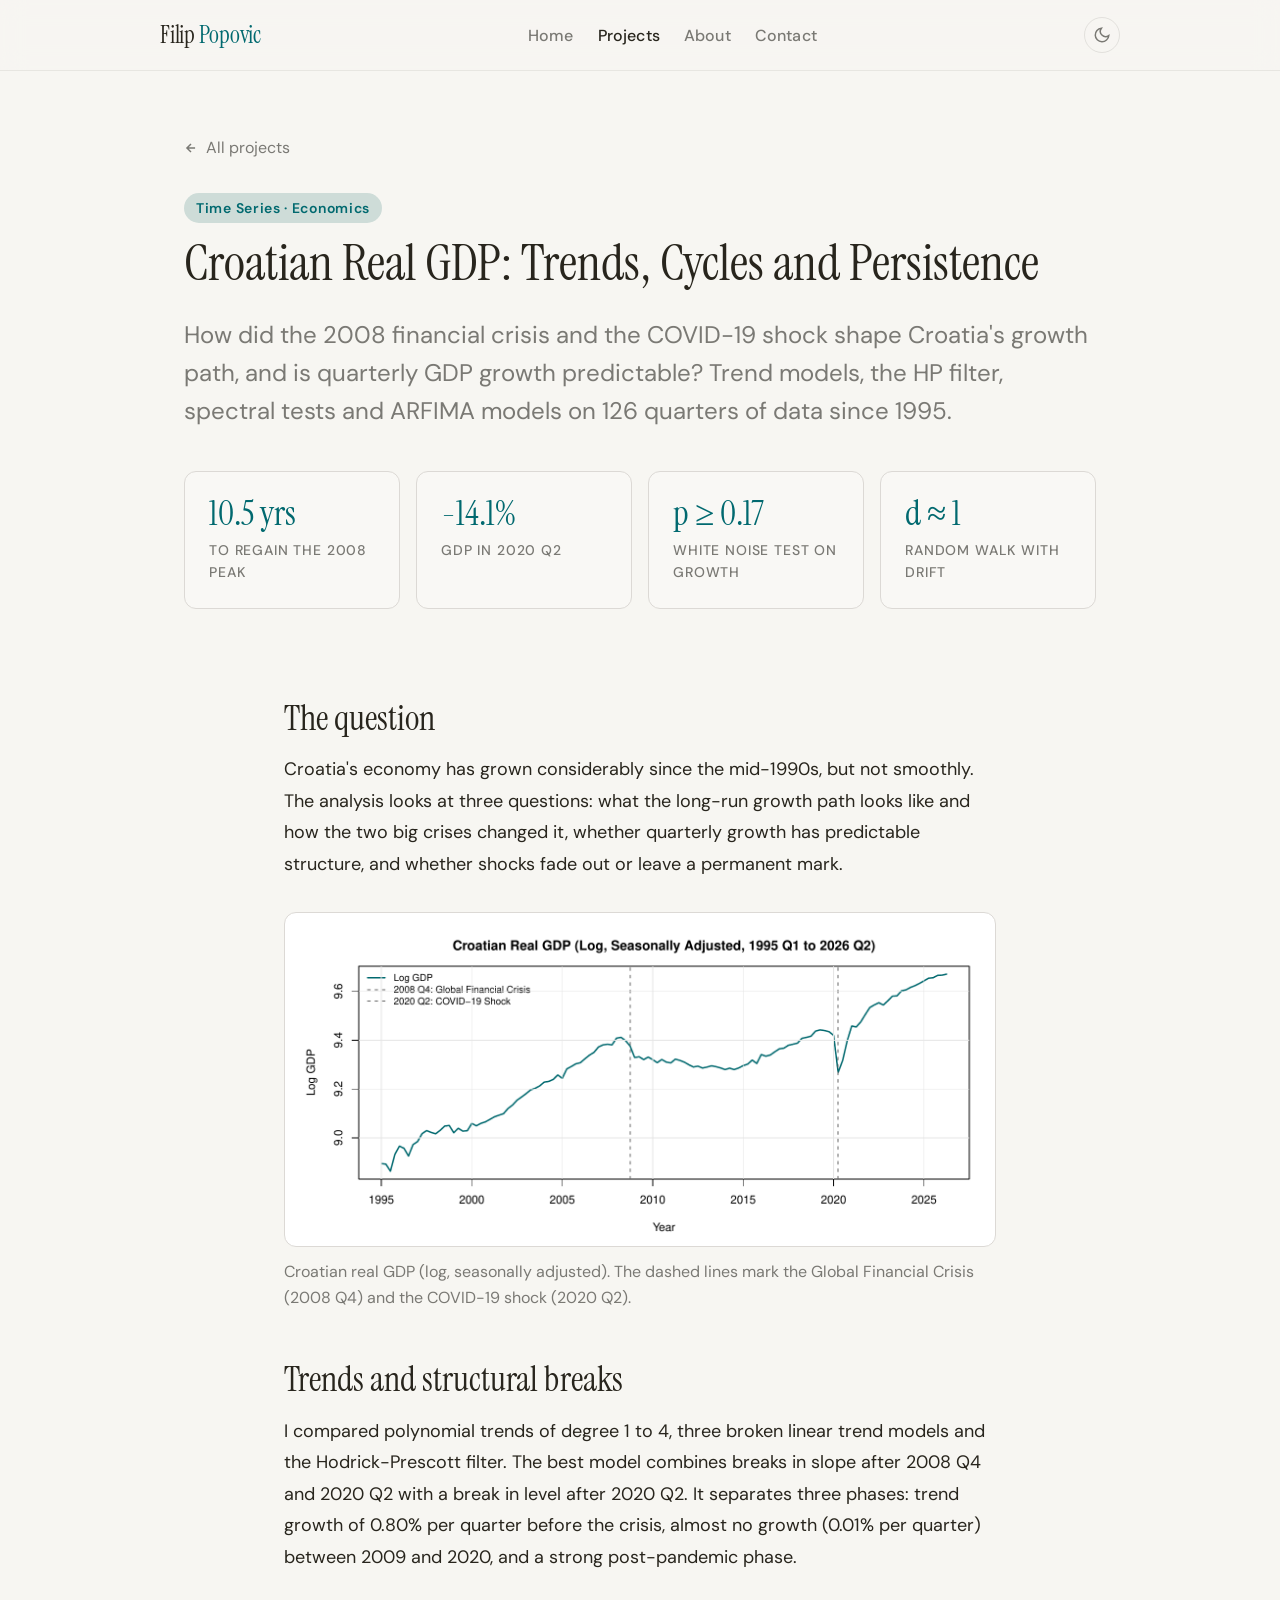
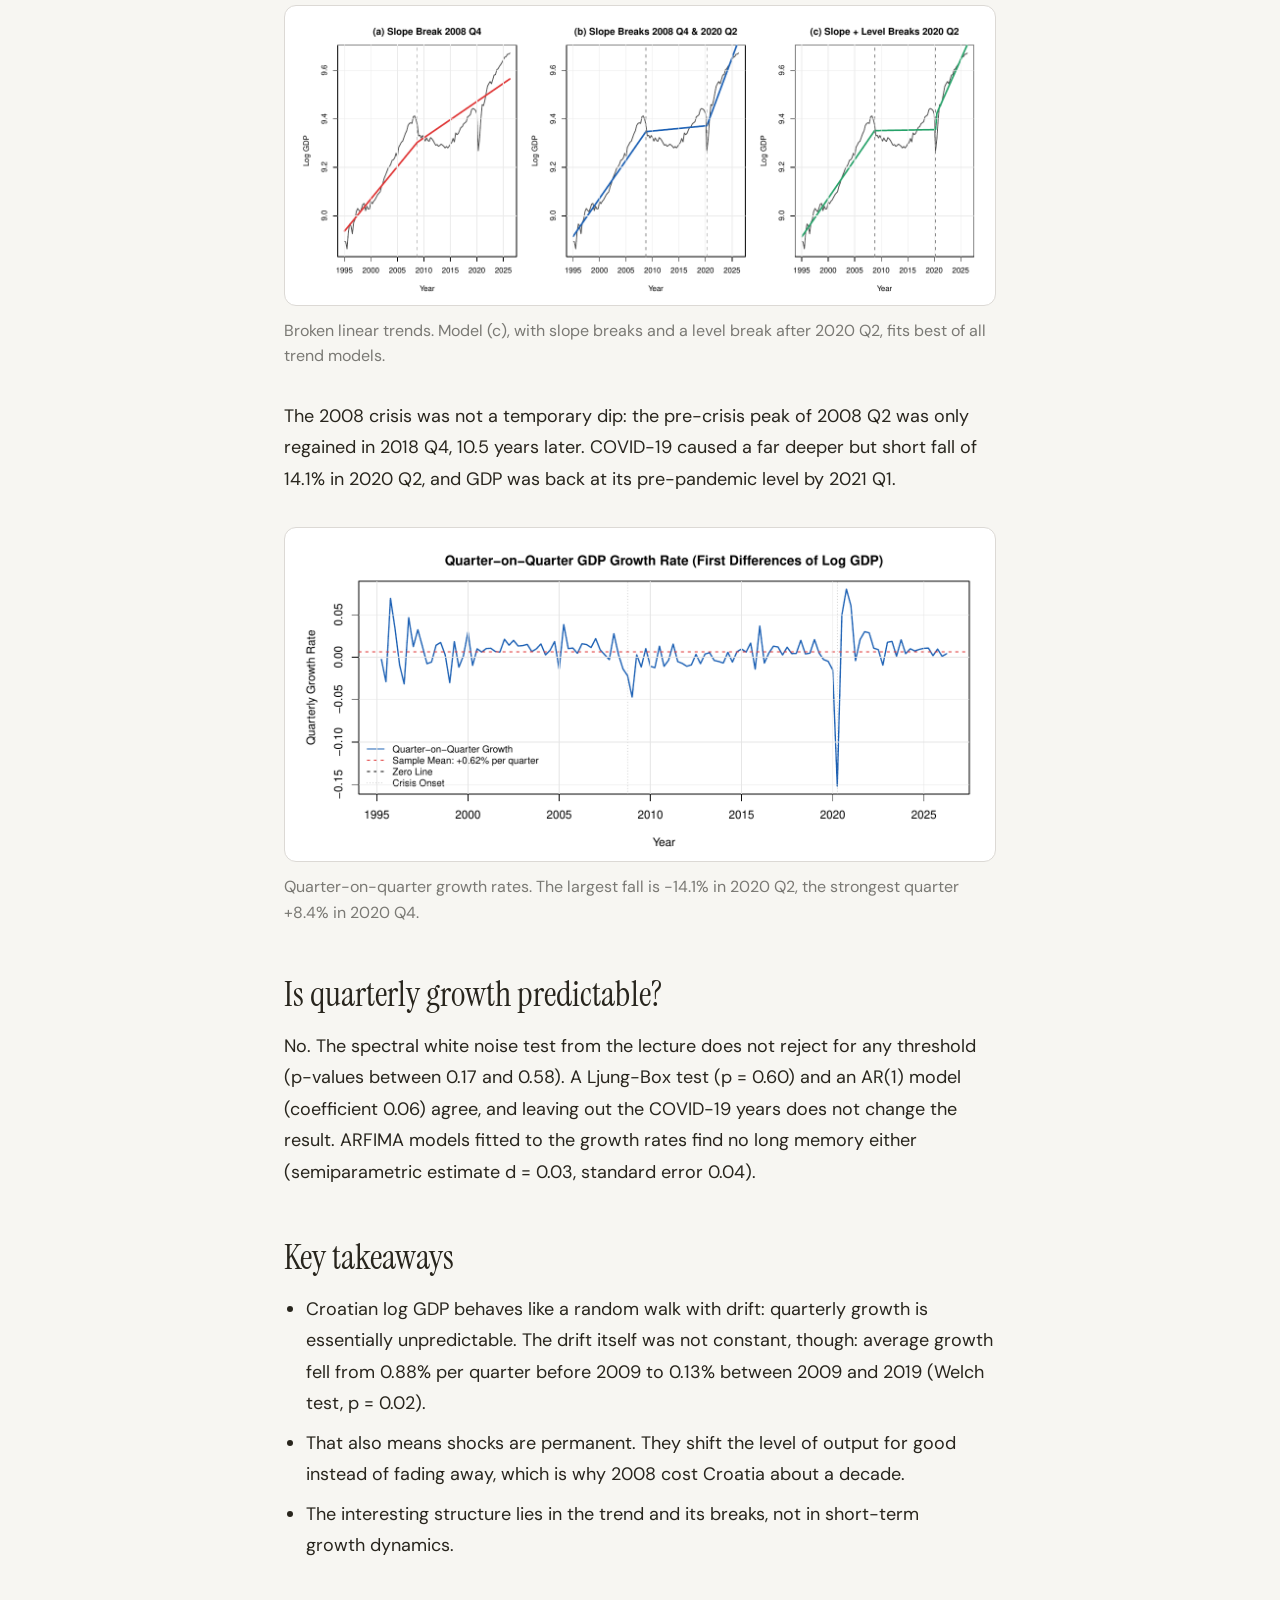
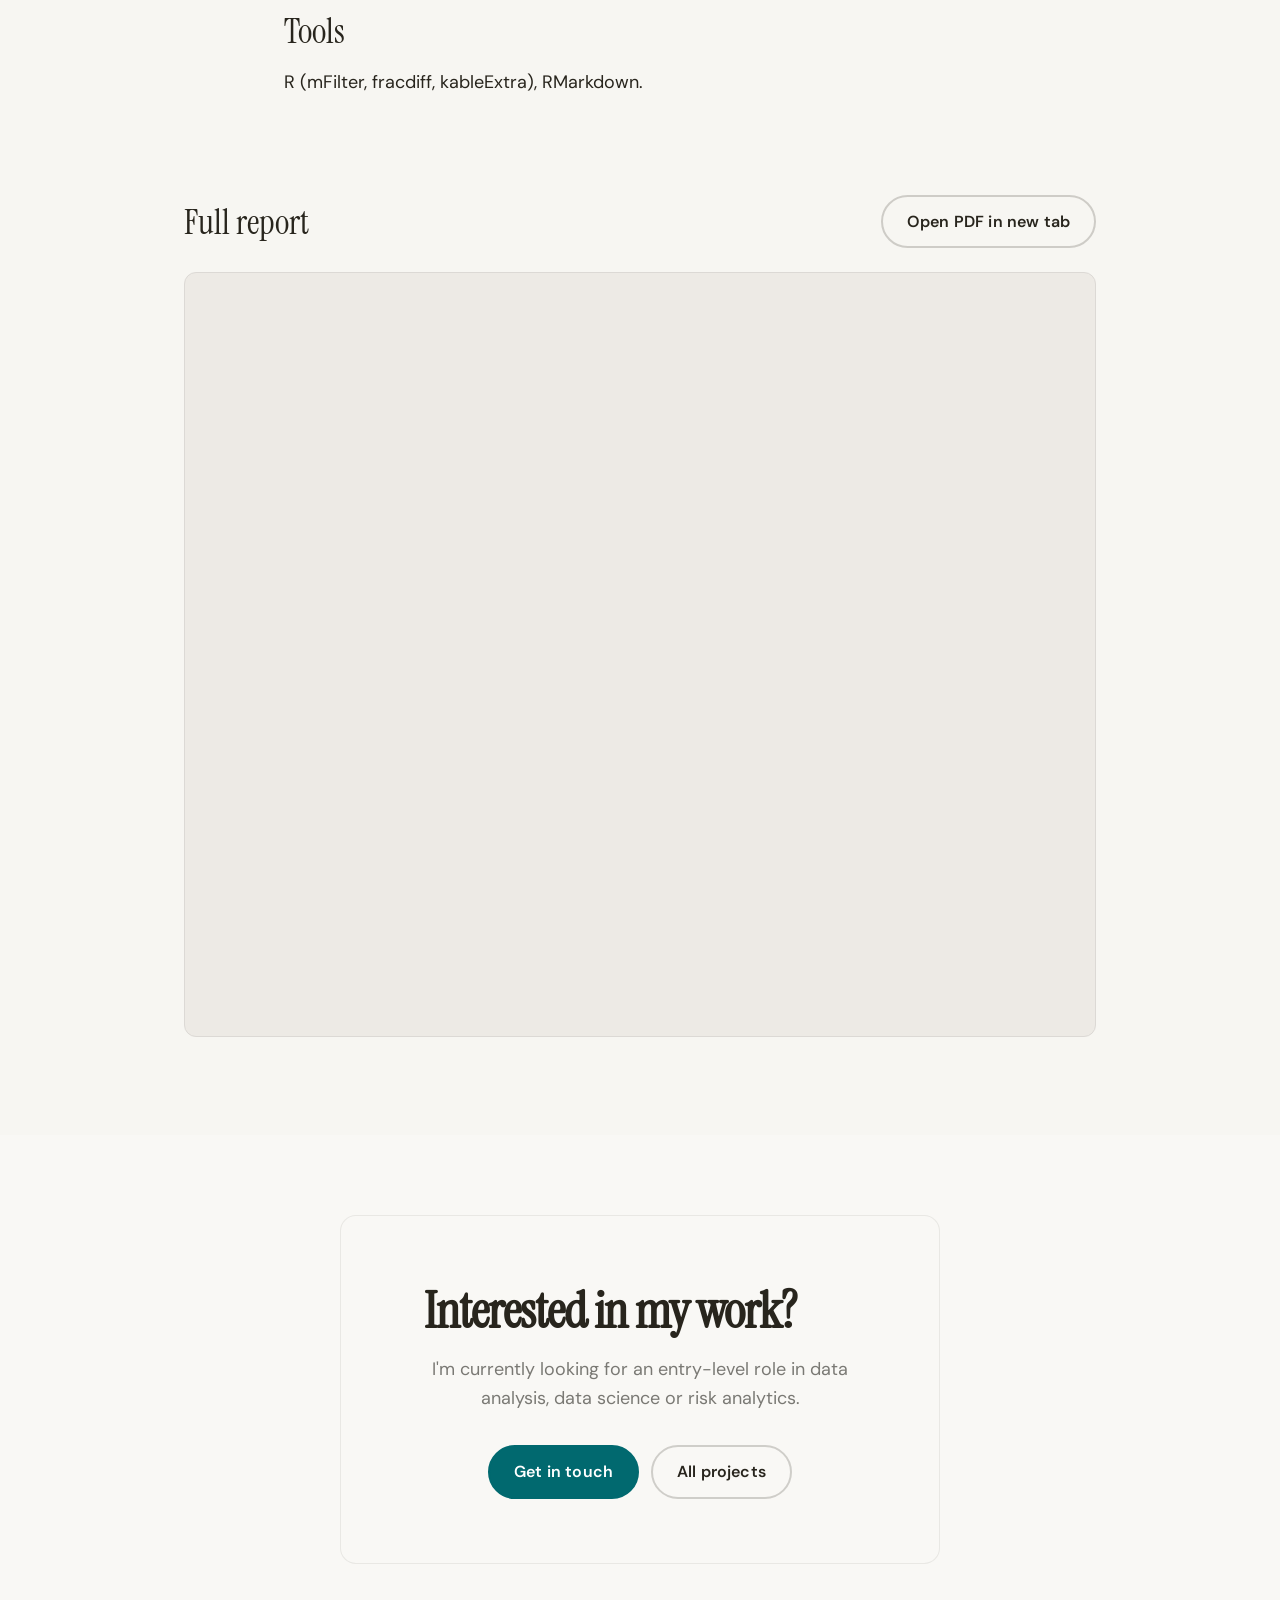
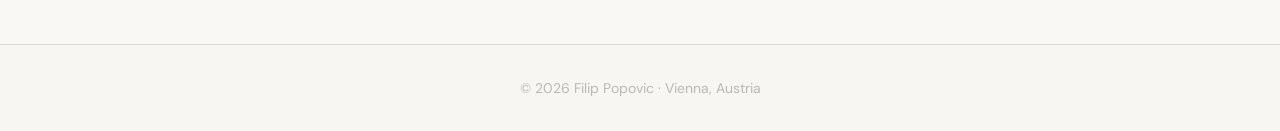
<file: docs/project-gdp.html>
<!DOCTYPE html>
<html xmlns="http://www.w3.org/1999/xhtml" lang="en" xml:lang="en"><head>

<meta charset="utf-8">
<meta name="generator" content="quarto-1.11.9">

<meta name="viewport" content="width=device-width, initial-scale=1.0, user-scalable=yes">


<title>Croatian Real GDP: Trends, Cycles and Persistence | Filip Popovic</title>
<style>
/* Default styles provided by pandoc.
** See https://pandoc.org/MANUAL.html#variables-for-html for config info.
*/
span.smallcaps{font-variant: small-caps;}
div.columns{display: flex; gap: 1.5em;}
div.column{flex: auto;}
@media screen {
div.columns{gap: min(4vw, 1.5em);}
div.column{overflow-x: auto;}
}
div.hanging-indent{margin-left: 1.5em; text-indent: -1.5em;}
ul.task-list{list-style: none;}
ul.task-list li input[type="checkbox"] {
  width: 0.8em;
  margin: 0 0.8em 0.2em -1em; /* quarto-specific, see https://github.com/quarto-dev/quarto-cli/issues/4556 */ 
  vertical-align: middle;
}
.display.math{display: block; text-align: center; margin: 0.5rem auto;}
</style>


<script src="site_libs/clipboard/clipboard.min.js"></script>
<script src="site_libs/quarto-html/tabby.min.js"></script>
<script src="site_libs/quarto-html/popper.min.js"></script>
<script src="site_libs/quarto-html/tippy.umd.min.js"></script>
<script src="site_libs/quarto-html/anchor.min.js"></script>
<link href="site_libs/quarto-html/tippy.css" rel="stylesheet">
<link href="site_libs/quarto-html/light-border.css" rel="stylesheet">
<link href="site_libs/quarto-html/quarto-html-640605f58ae58ee79329c070719e555b.min.css" rel="stylesheet" append-hash="true" data-mode="light">
<link href="site_libs/quarto-html/quarto-syntax-highlighting-63b5708e65d6cd79cd7618c58d0c21e7.css" rel="stylesheet" id="quarto-text-highlighting-styles">


<link rel="stylesheet" href="assets/style.css">
</head>

<body>


<header id="title-block-header">
<h1 class="title">Croatian Real GDP: Trends, Cycles and Persistence</h1>

</header>


<nav class="fp-nav">
  <div class="fp-nav-inner">
    <a href="index.html" class="fp-nav-logo">Filip <span>Popovic</span></a>
    <ul class="fp-nav-links">
      <li><a href="index.html">Home</a></li>
      <li><a href="projects.html" class="active">Projects</a></li>
      <li><a href="about.html">About</a></li>
      <li><a href="contact.html">Contact</a></li>
    </ul>
    <button class="fp-theme-btn" data-theme-toggle="" aria-label="Toggle dark mode">
      <svg width="18" height="18" viewbox="0 0 24 24" fill="none" stroke="currentColor" stroke-width="2"><path d="M21 12.79A9 9 0 1 1 11.21 3 7 7 0 0 0 21 12.79z"></path></svg>
    </button>
  </div>
</nav>

<section class="fp-detail-hero">
  <div class="fp-container">
    <a href="projects.html" class="fp-back-link"><svg width="14" height="14" viewbox="0 0 24 24" fill="none" stroke="currentColor" stroke-width="2.5"><path d="M19 12H5M12 19l-7-7 7-7"></path></svg> All projects</a>
    <span class="fp-project-tag">Time Series · Economics</span>
    <h1>Croatian Real GDP: Trends, Cycles and Persistence</h1>
    <p class="fp-detail-lead">How did the 2008 financial crisis and the COVID-19 shock shape Croatia's growth path, and is quarterly GDP growth predictable? Trend models, the HP filter, spectral tests and ARFIMA models on 126 quarters of data since 1995.</p>
    <div class="fp-kpis">
      <div class="fp-kpi"><div class="fp-kpi-number">10.5 yrs</div><div class="fp-kpi-label">To regain the 2008 peak</div></div>
      <div class="fp-kpi"><div class="fp-kpi-number">-14.1%</div><div class="fp-kpi-label">GDP in 2020 Q2</div></div>
      <div class="fp-kpi"><div class="fp-kpi-number">p ≥ 0.17</div><div class="fp-kpi-label">White noise test on growth</div></div>
      <div class="fp-kpi"><div class="fp-kpi-number">d ≈ 1</div><div class="fp-kpi-label">Random walk with drift</div></div>
    </div>
  </div>
</section>

<section class="fp-section" style="padding-top:0;">
  <div class="fp-detail-body">
    <h2 class="anchored">The question</h2>
    <p>Croatia's economy has grown considerably since the mid-1990s, but not smoothly. The analysis looks at three
    questions: what the long-run growth path looks like and how the two big crises changed it, whether quarterly
    growth has predictable structure, and whether shocks fade out or leave a permanent mark.</p>
    <figure class="fp-figure">
      <img class="fp-img-light" src="assets/projects/gdp_raw_series.png" alt="Croatian real GDP since 1995" loading="lazy">
      <img class="fp-img-dark" src="assets/projects/gdp_raw_series_dark.png" alt="Croatian real GDP since 1995" loading="lazy">
      <figcaption>Croatian real GDP (log, seasonally adjusted). The dashed lines mark the Global Financial Crisis (2008 Q4) and the COVID-19 shock (2020 Q2).</figcaption>
    </figure>

    <h2 class="anchored">Trends and structural breaks</h2>
    <p>I compared polynomial trends of degree 1 to 4, three broken linear trend models and the Hodrick-Prescott filter.
    The best model combines breaks in slope after 2008 Q4 and 2020 Q2 with a break in level after 2020 Q2. It separates
    three phases: trend growth of 0.80% per quarter before the crisis, almost no growth (0.01% per quarter) between 2009
    and 2020, and a strong post-pandemic phase.</p>
    <figure class="fp-figure">
      <img class="fp-img-light" src="assets/projects/gdp_broken_trends.png" alt="Broken linear trend models" loading="lazy">
      <img class="fp-img-dark" src="assets/projects/gdp_broken_trends_dark.png" alt="Broken linear trend models" loading="lazy">
      <figcaption>Broken linear trends. Model (c), with slope breaks and a level break after 2020 Q2, fits best of all trend models.</figcaption>
    </figure>
    <p>The 2008 crisis was not a temporary dip: the pre-crisis peak of 2008 Q2 was only regained in 2018 Q4,
    10.5 years later. COVID-19 caused a far deeper but short fall of 14.1% in 2020 Q2, and GDP was back at its
    pre-pandemic level by 2021 Q1.</p>
    <figure class="fp-figure">
      <img class="fp-img-light" src="assets/projects/gdp_growth.png" alt="Quarter-on-quarter growth rates" loading="lazy">
      <img class="fp-img-dark" src="assets/projects/gdp_growth_dark.png" alt="Quarter-on-quarter growth rates" loading="lazy">
      <figcaption>Quarter-on-quarter growth rates. The largest fall is -14.1% in 2020 Q2, the strongest quarter +8.4% in 2020 Q4.</figcaption>
    </figure>

    <h2 class="anchored">Is quarterly growth predictable?</h2>
    <p>No. The spectral white noise test from the lecture does not reject for any threshold (p-values between 0.17
    and 0.58). A Ljung-Box test (p = 0.60) and an AR(1) model (coefficient 0.06) agree, and leaving out the COVID-19
    years does not change the result. ARFIMA models fitted to the growth rates find no long memory either
    (semiparametric estimate d = 0.03, standard error 0.04).</p>

    <h2 class="anchored">Key takeaways</h2>
    <ul>
      <li>Croatian log GDP behaves like a random walk with drift: quarterly growth is essentially unpredictable. The drift itself was not constant, though: average growth fell from 0.88% per quarter before 2009 to 0.13% between 2009 and 2019 (Welch test, p = 0.02).</li>
      <li>That also means shocks are permanent. They shift the level of output for good instead of fading away, which is why 2008 cost Croatia about a decade.</li>
      <li>The interesting structure lies in the trend and its breaks, not in short-term growth dynamics.</li>
    </ul>

    <h2 class="anchored">Tools</h2>
    <p>R (mFilter, fracdiff, kableExtra), RMarkdown.</p>
  </div>
</section>

<section class="fp-section fp-pdf-section" style="padding-top:0;">
  <div class="fp-container">
    <div class="fp-pdf-head">
      <h2 class="anchored">Full report</h2>
      <a href="pdfs/gdp-report.pdf" target="_blank" class="btn btn-outline">Open PDF in new tab</a>
    </div>
    <iframe class="fp-pdf-frame" src="pdfs/gdp-report.pdf#view=FitH" title="Full report: Croatian Real GDP: Trends, Cycles and Persistence"></iframe>
  </div>
</section>

<section class="fp-section fp-section-alt">
  <div class="fp-container">
    <div class="fp-contact-box">
      <h2 class="anchored">Interested in my work?</h2>
      <p>I'm currently looking for an entry-level role in data analysis, data science or risk analytics.</p>
      <div class="fp-contact-links">
        <a href="contact.html" class="btn btn-primary">Get in touch</a>
        <a href="projects.html" class="btn btn-outline">All projects</a>
      </div>
    </div>
  </div>
</section>

<footer class="fp-footer">
  <p>© 2026 Filip Popovic · Vienna, Austria</p>
</footer>

<script>
(function(){
  const t = document.querySelector('[data-theme-toggle]');
  const r = document.documentElement;
  let d = matchMedia('(prefers-color-scheme:dark)').matches ? 'dark' : 'light';
  r.setAttribute('data-theme', d);
  if(t) t.addEventListener('click', () => { d = d === 'dark' ? 'light' : 'dark'; r.setAttribute('data-theme', d); });
})();
</script>


<script id="quarto-html-after-body" type="application/javascript">
  window.document.addEventListener("DOMContentLoaded", function (event) {
    const tabsets =  window.document.querySelectorAll(".panel-tabset-tabby")
    tabsets.forEach(function(tabset) {
      const tabby = new Tabby('#' + tabset.id);
    });
    const icon = "";
    const anchorJS = new window.AnchorJS();
    anchorJS.options = {
      placement: 'right',
      icon: icon
    };
    anchorJS.add('.anchored');
    const isCodeAnnotation = (el) => {
      for (const clz of el.classList) {
        if (clz.startsWith('code-annotation-')) {                     
          return true;
        }
      }
      return false;
    }
    const onCopySuccess = function(e) {
      // button target
      const button = e.trigger;
      // don't keep focus
      button.blur();
      // flash "checked"
      button.classList.add('code-copy-button-checked');
      var currentTitle = button.getAttribute("title");
      button.setAttribute("title", "Copied!");
      let tooltip;
      if (window.bootstrap) {
        button.setAttribute("data-bs-toggle", "tooltip");
        button.setAttribute("data-bs-placement", "left");
        button.setAttribute("data-bs-title", "Copied!");
        tooltip = new bootstrap.Tooltip(button, 
          { trigger: "manual", 
            customClass: "code-copy-button-tooltip",
            offset: [0, -8]});
        tooltip.show();    
      }
      setTimeout(function() {
        if (tooltip) {
          tooltip.hide();
          button.removeAttribute("data-bs-title");
          button.removeAttribute("data-bs-toggle");
          button.removeAttribute("data-bs-placement");
        }
        button.setAttribute("title", currentTitle);
        button.classList.remove('code-copy-button-checked');
      }, 1000);
      // clear code selection
      e.clearSelection();
    }
    const getTextToCopy = function(trigger) {
      const outerScaffold = trigger.parentElement.cloneNode(true);
      const codeEl = outerScaffold.querySelector('code');
      for (const childEl of codeEl.children) {
        if (isCodeAnnotation(childEl)) {
          childEl.remove();
        }
      }
      return codeEl.innerText;
    }
    const clipboard = new window.ClipboardJS('.code-copy-button:not([data-in-quarto-modal])', {
      text: getTextToCopy
    });
    clipboard.on('success', onCopySuccess);
    if (window.document.getElementById('quarto-embedded-source-code-modal')) {
      const clipboardModal = new window.ClipboardJS('.code-copy-button[data-in-quarto-modal]', {
        text: getTextToCopy,
        container: window.document.getElementById('quarto-embedded-source-code-modal')
      });
      clipboardModal.on('success', onCopySuccess);
    }
      var localhostRegex = new RegExp(/^(?:http|https):\/\/localhost\:?[0-9]*\//);
      var mailtoRegex = new RegExp(/^mailto:/);
        var filterRegex = new RegExp('/' + window.location.host + '/');
      var isInternal = (href) => {
          return filterRegex.test(href) || localhostRegex.test(href) || mailtoRegex.test(href);
      }
      // Inspect non-navigation links and adorn them if external
      window.quartoDecorateExternalLinks = function (root) {
     var links = (root || window.document).querySelectorAll('a[href]:not(.nav-link):not(.navbar-brand):not(.toc-action):not(.sidebar-link):not(.sidebar-item-toggle):not(.pagination-link):not(.no-external):not([aria-hidden]):not(.dropdown-item):not(.quarto-navigation-tool):not(.about-link)');
      for (var i=0; i<links.length; i++) {
        const link = links[i];
        if (!isInternal(link.href)) {
          // undo the damage that might have been done by quarto-nav.js in the case of
          // links that we want to consider external
          if (link.dataset.originalHref !== undefined) {
            link.href = link.dataset.originalHref;
          }
          if (!link.classList.contains('no-external-icon')) {
          }
        }
      }
      };
      window.quartoDecorateExternalLinks(window.document);
    // Esc closes the popup (WCAG 1.4.13) and focus leaving both trigger and
    // popup closes it (WCAG 2.4.11); tippy handles neither for interactive popups.
    const hideOnEscAndFocusOut = {
      name: 'hideOnEscAndFocusOut',
      defaultValue: true,
      fn(instance) {
        const dismiss = () => {
          // A show scheduled by the trigger delay would otherwise reopen it
          instance.clearDelayTimeouts();
          instance.hide();
        };
        const onKeyDown = (event) => {
          if (event.key !== 'Escape') {
            return;
          }
          // Keep Esc from also reaching page handlers (e.g. reveal.js overview),
          // except an open reveal.js slide menu, which Esc should close too.
          // The menu handles keys only when its keyboard option is on.
          const menuHandlesEsc = window.Reveal?.getPlugin?.('menu')?.isOpen() &&
            window.Reveal.getConfig().menu?.keyboard !== false;
          if (!menuHandlesEsc) {
            event.stopPropagation();
          }
          if (instance.popper.contains(window.document.activeElement)) {
            // Disabled while refocusing so the focus trigger does not reopen it
            instance.disable();
            instance.reference.focus();
            instance.enable();
          }
          dismiss();
        };
        const onFocusOut = (event) => {
          const target = event.relatedTarget;
          if (target && !instance.reference.contains(target) &&
              !instance.popper.contains(target)) {
            dismiss();
          }
        };
        // On the trigger too: a click trigger (code-annotations: select) has no
        // blur handling. Attached for the instance's lifetime so leaving the
        // trigger also cancels a show still pending on the trigger delay.
        instance.reference.addEventListener('focusout', onFocusOut);
        return {
          onShow() {
            window.document.addEventListener('keydown', onKeyDown, true);
            instance.popper.addEventListener('focusout', onFocusOut);
          },
          onHide() {
            window.document.removeEventListener('keydown', onKeyDown, true);
            instance.popper.removeEventListener('focusout', onFocusOut);
          },
          onDestroy() {
            instance.reference.removeEventListener('focusout', onFocusOut);
          },
        };
      },
    };
    function tippyHover(el, contentFn, onTriggerFn, onUntriggerFn) {
      const config = {
        allowHTML: true,
        maxWidth: 500,
        delay: 100,
        arrow: false,
        appendTo: function(el) {
            return el.parentElement;
        },
        interactive: true,
        interactiveBorder: 10,
        theme: 'light-border',
        placement: 'bottom-start',
        plugins: [hideOnEscAndFocusOut],
      };
      if (contentFn) {
        config.content = contentFn;
      }
      if (onTriggerFn) {
        config.onTrigger = onTriggerFn;
      }
      if (onUntriggerFn) {
        config.onUntrigger = onUntriggerFn;
      }
      window.tippy(el, config); 
    }
    const noterefs = window.document.querySelectorAll('a[role="doc-noteref"]');
    for (var i=0; i<noterefs.length; i++) {
      const ref = noterefs[i];
      tippyHover(ref, function() {
        // use id or data attribute instead here
        let href = ref.getAttribute('data-footnote-href') || ref.getAttribute('href');
        try { href = new URL(href).hash; } catch {}
        const id = href.replace(/^#\/?/, "");
        const note = window.document.getElementById(id);
        if (note) {
          return note.innerHTML;
        } else {
          return "";
        }
      });
    }
    const xrefs = window.document.querySelectorAll('a.quarto-xref');
    const processXRef = (id, note) => {
      // Strip column container classes
      const stripColumnClz = (el) => {
        el.classList.remove("page-full", "page-columns");
        if (el.children) {
          for (const child of el.children) {
            stripColumnClz(child);
          }
        }
      }
      stripColumnClz(note)
      if (id === null || id.startsWith('sec-')) {
        // Special case sections, only their first couple elements
        const container = document.createElement("div");
        if (note.children && note.children.length > 2) {
          container.appendChild(note.children[0].cloneNode(true));
          for (let i = 1; i < note.children.length; i++) {
            const child = note.children[i];
            if (child.tagName === "P" && child.innerText === "") {
              continue;
            } else {
              container.appendChild(child.cloneNode(true));
              break;
            }
          }
          if (window.Quarto?.typesetMath) {
            window.Quarto.typesetMath(container);
          }
          return container.innerHTML
        } else {
          if (window.Quarto?.typesetMath) {
            window.Quarto.typesetMath(note);
          }
          return note.innerHTML;
        }
      } else {
        // Remove any anchor links if they are present
        const anchorLink = note.querySelector('a.anchorjs-link');
        if (anchorLink) {
          anchorLink.remove();
        }
        if (window.Quarto?.typesetMath) {
          window.Quarto.typesetMath(note);
        }
        if (note.classList.contains("callout")) {
          return note.outerHTML;
        } else {
          return note.innerHTML;
        }
      }
    }
    for (var i=0; i<xrefs.length; i++) {
      const xref = xrefs[i];
      tippyHover(xref, undefined, function(instance) {
        instance.disable();
        let url = xref.getAttribute('href');
        let hash = undefined; 
        if (url.startsWith('#')) {
          hash = url;
        } else {
          try { hash = new URL(url).hash; } catch {}
        }
        if (hash) {
          const id = hash.replace(/^#\/?/, "");
          const note = window.document.getElementById(id);
          if (note !== null) {
            try {
              const html = processXRef(id, note.cloneNode(true));
              instance.setContent(html);
            } finally {
              instance.enable();
              instance.show();
            }
          } else {
            // See if we can fetch this
            fetch(url.split('#')[0])
            .then(res => res.text())
            .then(html => {
              const parser = new DOMParser();
              const htmlDoc = parser.parseFromString(html, "text/html");
              const note = htmlDoc.getElementById(id);
              if (note !== null) {
                const html = processXRef(id, note);
                instance.setContent(html);
              } 
            }).finally(() => {
              instance.enable();
              instance.show();
            });
          }
        } else {
          // See if we can fetch a full url (with no hash to target)
          // This is a special case and we should probably do some content thinning / targeting
          fetch(url)
          .then(res => res.text())
          .then(html => {
            const parser = new DOMParser();
            const htmlDoc = parser.parseFromString(html, "text/html");
            const note = htmlDoc.querySelector('main.content');
            if (note !== null) {
              // This should only happen for chapter cross references
              // (since there is no id in the URL)
              // remove the first header
              if (note.children.length > 0 && note.children[0].tagName === "HEADER") {
                note.children[0].remove();
              }
              const html = processXRef(null, note);
              instance.setContent(html);
            } 
          }).finally(() => {
            instance.enable();
            instance.show();
          });
        }
      }, function(instance) {
      });
    }
        let selectedAnnoteEl;
        const selectorForAnnotation = ( cell, annotation) => {
          let cellAttr = 'data-code-cell="' + cell + '"';
          let lineAttr = 'data-code-annotation="' +  annotation + '"';
          const selector = 'span[' + cellAttr + '][' + lineAttr + ']';
          return selector;
        }
        const selectCodeLines = (annoteEl) => {
          const doc = window.document;
          const targetCell = annoteEl.getAttribute("data-target-cell");
          const targetAnnotation = annoteEl.getAttribute("data-target-annotation");
          const annoteSpan = window.document.querySelector(selectorForAnnotation(targetCell, targetAnnotation));
          const lines = annoteSpan.getAttribute("data-code-lines").split(",");
          const lineIds = lines.map((line) => {
            return targetCell + "-" + line;
          })
          // Each band is positioned against its own containing block, which is
          // not the offsetParent of the lines, so place it from client rects.
          const placeBand = (band, firstEl, lastEl, codeBlock) => {
            const container = band.offsetParent;
            if (container === null) {
              return;
            }
            const containerRect = container.getBoundingClientRect();
            // Reveal.js scales slides with a transform, so convert client
            // pixels back to the CSS pixels of the container.
            const scale = containerRect.height / container.offsetHeight || 1;
            const firstRect = firstEl.getBoundingClientRect();
            const lastRect = lastEl.getBoundingClientRect();
            const top = (firstRect.top - containerRect.top) / scale - container.clientTop + container.scrollTop;
            const height = (lastRect.bottom - firstRect.top) / scale;
            band.style.top = top - 2 + "px";
            band.style.height = height + 4 + "px";
            if (codeBlock) {
              // Without the copy button wrapper, the containing block is wider
              // than the code block, so span the code block explicitly.
              const blockRect = codeBlock.getBoundingClientRect();
              band.style.left = (blockRect.left - containerRect.left) / scale - container.clientLeft + container.scrollLeft + "px";
              band.style.width = blockRect.width / scale + "px";
            }
          };
          if (lineIds.length > 0) {
            const el = window.document.getElementById(lineIds[0]);
            const lastEl = window.document.getElementById(lineIds[lineIds.length - 1]);
            const parent = el.parentElement.parentElement;
            // cook up a div (if necessary) and position it
            let div = window.document.getElementById("code-annotation-line-highlight");
            if (div === null) {
              div = window.document.createElement("div");
              div.setAttribute("id", "code-annotation-line-highlight");
              div.style.position = 'absolute';
              parent.appendChild(div);
            }
            placeBand(div, el, lastEl, parent.closest("div.sourceCode") || parent);
            let gutterDiv = window.document.getElementById("code-annotation-line-highlight-gutter");
            if (gutterDiv === null) {
              gutterDiv = window.document.createElement("div");
              gutterDiv.setAttribute("id", "code-annotation-line-highlight-gutter");
              gutterDiv.style.position = 'absolute';
              const codeCell = window.document.getElementById(targetCell);
              const gutter = codeCell.querySelector('.code-annotation-gutter');
              gutter.appendChild(gutterDiv);
            }
            placeBand(gutterDiv, el, lastEl);
            selectedAnnoteEl = annoteEl;
          }
        };
        const unselectCodeLines = () => {
          const elementsIds = ["code-annotation-line-highlight", "code-annotation-line-highlight-gutter"];
          elementsIds.forEach((elId) => {
            const div = window.document.getElementById(elId);
            if (div) {
              div.remove();
            }
          });
          selectedAnnoteEl = undefined;
        };
          // Handle positioning of the toggle
      window.addEventListener(
        "resize",
        throttle(() => {
          elRect = undefined;
          if (selectedAnnoteEl) {
            selectCodeLines(selectedAnnoteEl);
          }
        }, 10)
      );
      function throttle(fn, ms) {
      let throttle = false;
      let timer;
        return (...args) => {
          if(!throttle) { // first call gets through
              fn.apply(this, args);
              throttle = true;
          } else { // all the others get throttled
              if(timer) clearTimeout(timer); // cancel #2
              timer = setTimeout(() => {
                fn.apply(this, args);
                timer = throttle = false;
              }, ms);
          }
        };
      }
        // Attach click handler to the DT
        const annoteDls = window.document.querySelectorAll('dt[data-target-cell]');
        for (const annoteDlNode of annoteDls) {
          annoteDlNode.addEventListener('click', (event) => {
            const clickedEl = event.target;
            if (clickedEl !== selectedAnnoteEl) {
              unselectCodeLines();
              const activeEl = window.document.querySelector('dt[data-target-cell].code-annotation-active');
              if (activeEl) {
                activeEl.classList.remove('code-annotation-active');
              }
              selectCodeLines(clickedEl);
              clickedEl.classList.add('code-annotation-active');
            } else {
              // Unselect the line
              unselectCodeLines();
              clickedEl.classList.remove('code-annotation-active');
            }
          });
        }
    const findCites = (el) => {
      const parentEl = el.parentElement;
      if (parentEl) {
        const cites = parentEl.dataset.cites;
        if (cites) {
          return {
            el,
            cites: cites.split(' ')
          };
        } else {
          return findCites(el.parentElement)
        }
      } else {
        return undefined;
      }
    };
    var bibliorefs = window.document.querySelectorAll('a[role="doc-biblioref"]');
    for (var i=0; i<bibliorefs.length; i++) {
      const ref = bibliorefs[i];
      const citeInfo = findCites(ref);
      if (citeInfo) {
        tippyHover(citeInfo.el, function() {
          var popup = window.document.createElement('div');
          citeInfo.cites.forEach(function(cite) {
            var citeDiv = window.document.createElement('div');
            citeDiv.classList.add('hanging-indent');
            citeDiv.classList.add('csl-entry');
            var biblioDiv = window.document.getElementById('ref-' + cite);
            if (biblioDiv) {
              citeDiv.innerHTML = biblioDiv.innerHTML;
            }
            popup.appendChild(citeDiv);
          });
          return popup.innerHTML;
        });
      }
    }
  });
  </script>




</body></html>
</file>
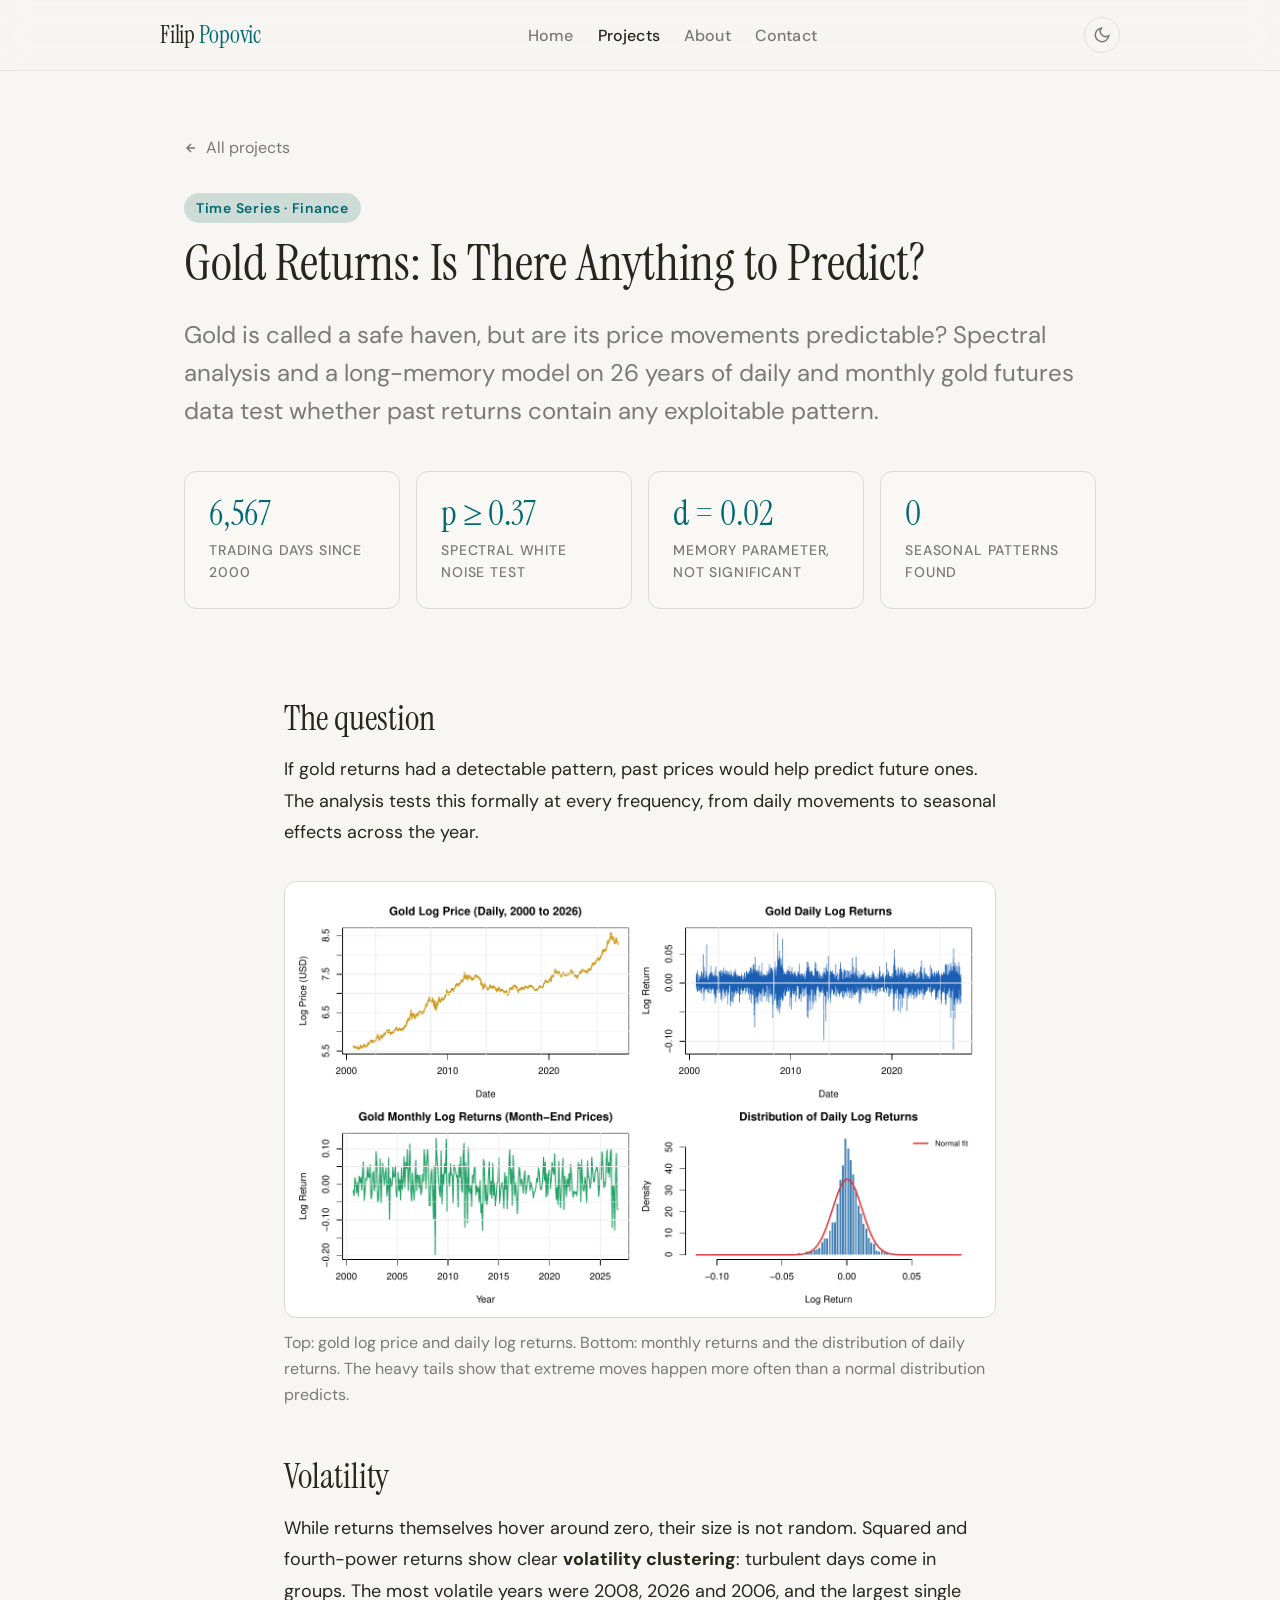
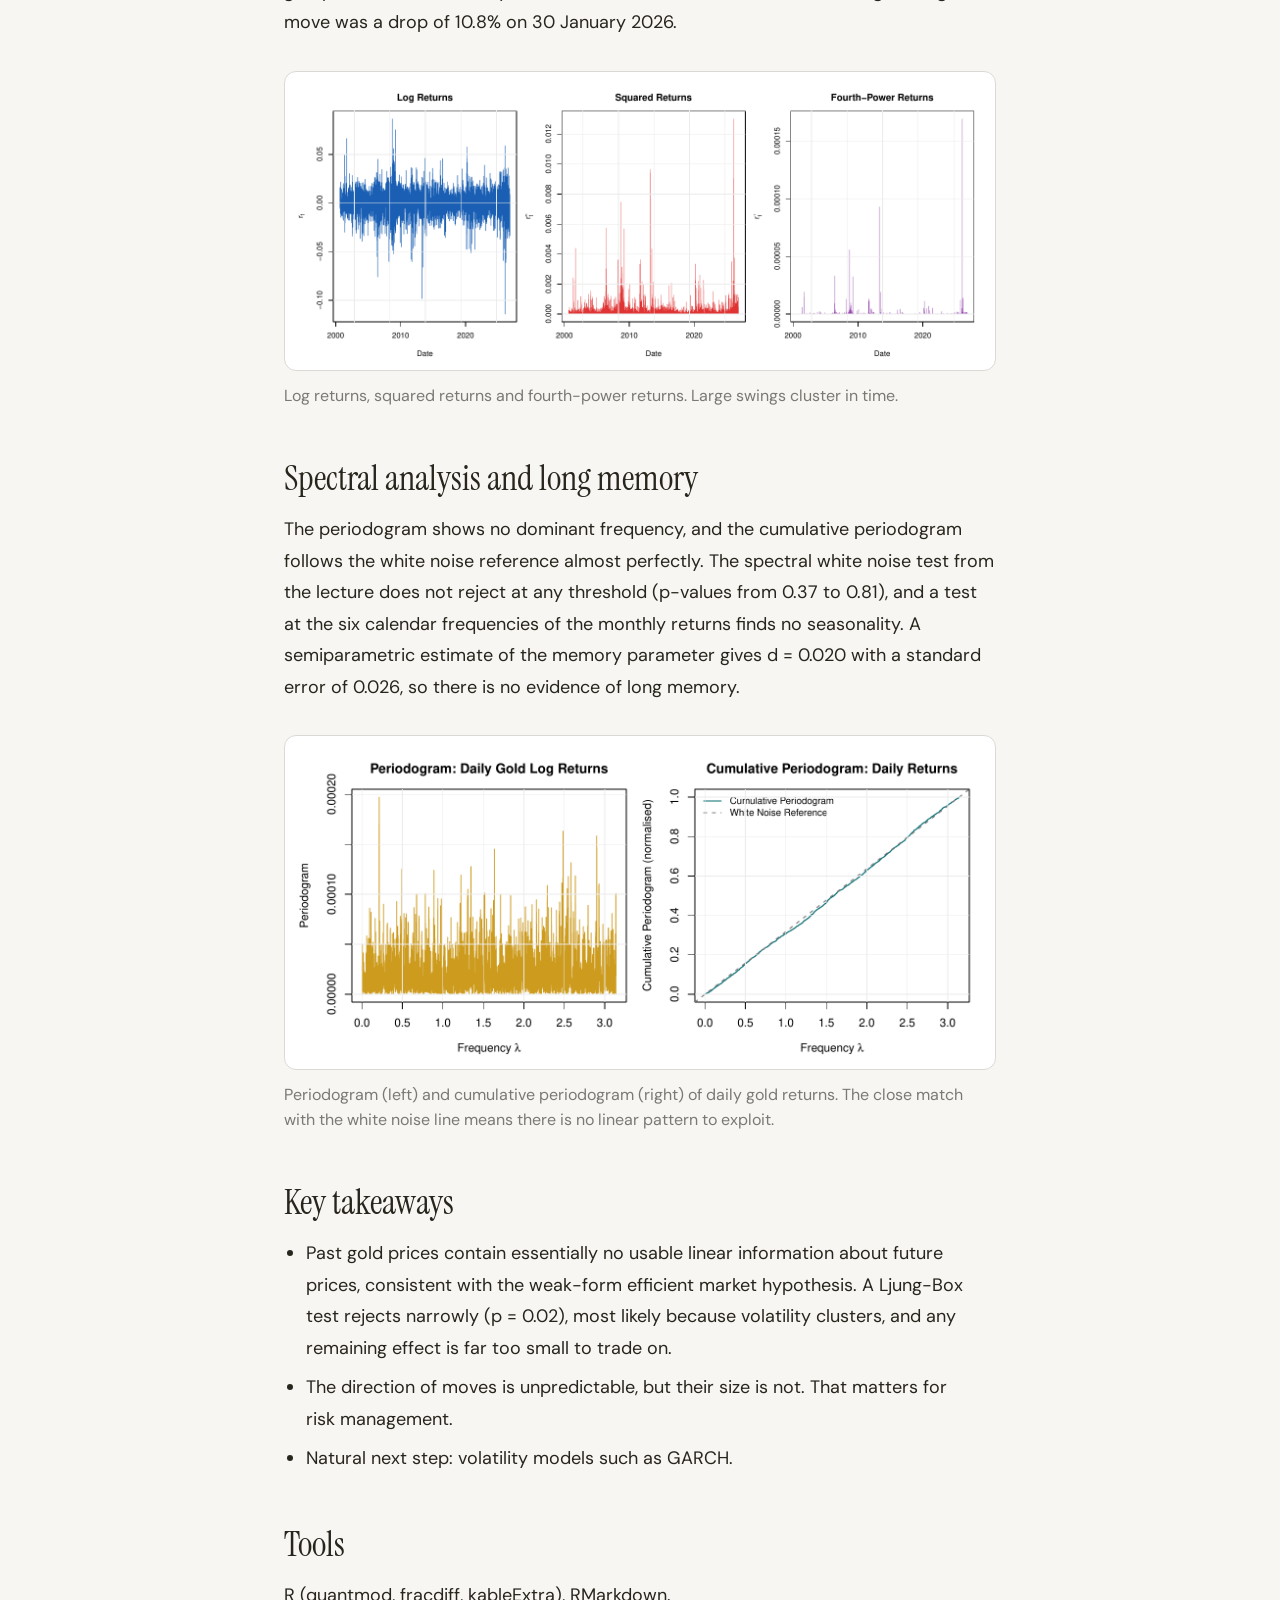
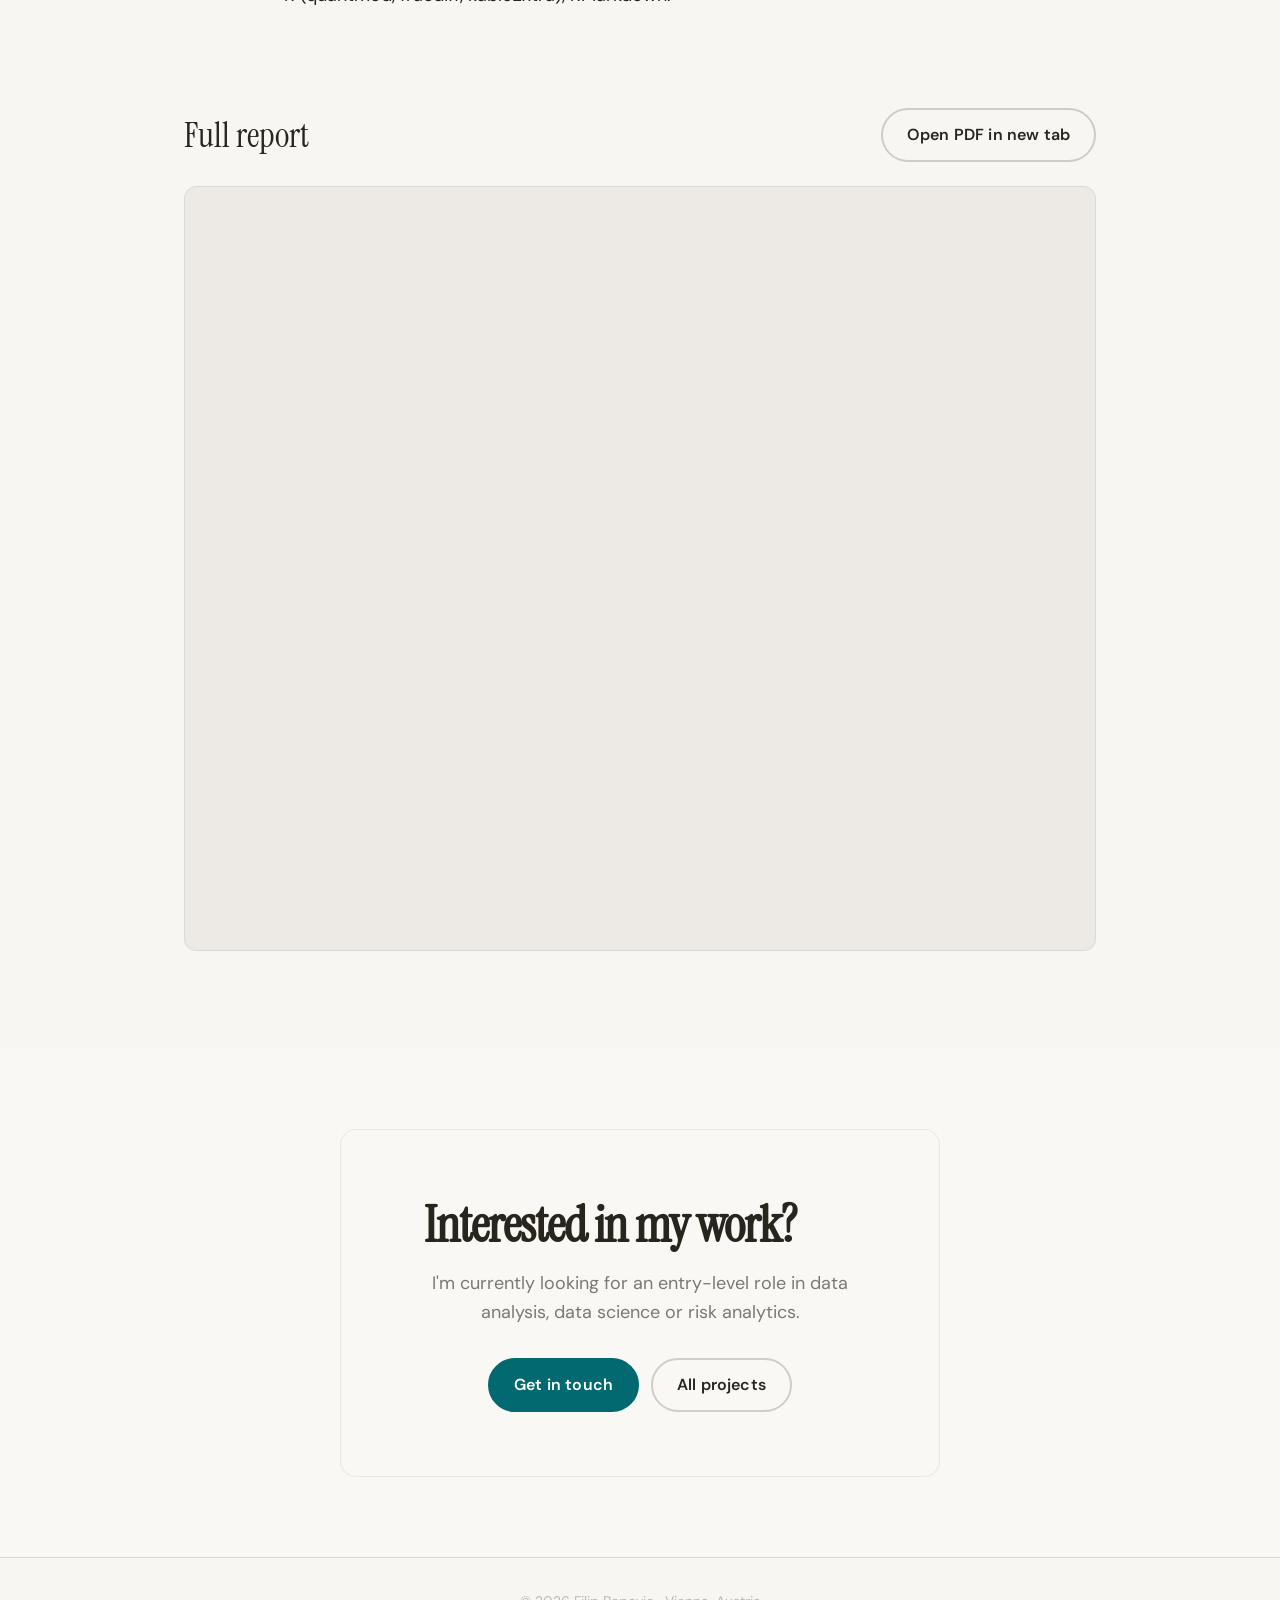
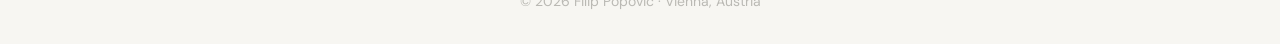
<file: docs/project-gold.html>
<!DOCTYPE html>
<html xmlns="http://www.w3.org/1999/xhtml" lang="en" xml:lang="en"><head>

<meta charset="utf-8">
<meta name="generator" content="quarto-1.11.9">

<meta name="viewport" content="width=device-width, initial-scale=1.0, user-scalable=yes">


<title>Gold Returns: Is There Anything to Predict? | Filip Popovic</title>
<style>
/* Default styles provided by pandoc.
** See https://pandoc.org/MANUAL.html#variables-for-html for config info.
*/
span.smallcaps{font-variant: small-caps;}
div.columns{display: flex; gap: 1.5em;}
div.column{flex: auto;}
@media screen {
div.columns{gap: min(4vw, 1.5em);}
div.column{overflow-x: auto;}
}
div.hanging-indent{margin-left: 1.5em; text-indent: -1.5em;}
ul.task-list{list-style: none;}
ul.task-list li input[type="checkbox"] {
  width: 0.8em;
  margin: 0 0.8em 0.2em -1em; /* quarto-specific, see https://github.com/quarto-dev/quarto-cli/issues/4556 */ 
  vertical-align: middle;
}
.display.math{display: block; text-align: center; margin: 0.5rem auto;}
</style>


<script src="site_libs/clipboard/clipboard.min.js"></script>
<script src="site_libs/quarto-html/tabby.min.js"></script>
<script src="site_libs/quarto-html/popper.min.js"></script>
<script src="site_libs/quarto-html/tippy.umd.min.js"></script>
<script src="site_libs/quarto-html/anchor.min.js"></script>
<link href="site_libs/quarto-html/tippy.css" rel="stylesheet">
<link href="site_libs/quarto-html/light-border.css" rel="stylesheet">
<link href="site_libs/quarto-html/quarto-html-640605f58ae58ee79329c070719e555b.min.css" rel="stylesheet" append-hash="true" data-mode="light">
<link href="site_libs/quarto-html/quarto-syntax-highlighting-63b5708e65d6cd79cd7618c58d0c21e7.css" rel="stylesheet" id="quarto-text-highlighting-styles">


<link rel="stylesheet" href="assets/style.css">
</head>

<body>


<header id="title-block-header">
<h1 class="title">Gold Returns: Is There Anything to Predict?</h1>

</header>


<nav class="fp-nav">
  <div class="fp-nav-inner">
    <a href="index.html" class="fp-nav-logo">Filip <span>Popovic</span></a>
    <ul class="fp-nav-links">
      <li><a href="index.html">Home</a></li>
      <li><a href="projects.html" class="active">Projects</a></li>
      <li><a href="about.html">About</a></li>
      <li><a href="contact.html">Contact</a></li>
    </ul>
    <button class="fp-theme-btn" data-theme-toggle="" aria-label="Toggle dark mode">
      <svg width="18" height="18" viewbox="0 0 24 24" fill="none" stroke="currentColor" stroke-width="2"><path d="M21 12.79A9 9 0 1 1 11.21 3 7 7 0 0 0 21 12.79z"></path></svg>
    </button>
  </div>
</nav>

<section class="fp-detail-hero">
  <div class="fp-container">
    <a href="projects.html" class="fp-back-link"><svg width="14" height="14" viewbox="0 0 24 24" fill="none" stroke="currentColor" stroke-width="2.5"><path d="M19 12H5M12 19l-7-7 7-7"></path></svg> All projects</a>
    <span class="fp-project-tag">Time Series · Finance</span>
    <h1>Gold Returns: Is There Anything to Predict?</h1>
    <p class="fp-detail-lead">Gold is called a safe haven, but are its price movements predictable? Spectral analysis and a long-memory model on 26 years of daily and monthly gold futures data test whether past returns contain any exploitable pattern.</p>
    <div class="fp-kpis">
      <div class="fp-kpi"><div class="fp-kpi-number">6,567</div><div class="fp-kpi-label">Trading days since 2000</div></div>
      <div class="fp-kpi"><div class="fp-kpi-number">p ≥ 0.37</div><div class="fp-kpi-label">Spectral white noise test</div></div>
      <div class="fp-kpi"><div class="fp-kpi-number">d = 0.02</div><div class="fp-kpi-label">Memory parameter, not significant</div></div>
      <div class="fp-kpi"><div class="fp-kpi-number">0</div><div class="fp-kpi-label">Seasonal patterns found</div></div>
    </div>
  </div>
</section>

<section class="fp-section" style="padding-top:0;">
  <div class="fp-detail-body">
    <h2 class="anchored">The question</h2>
    <p>If gold returns had a detectable pattern, past prices would help predict future ones. The analysis tests this
    formally at every frequency, from daily movements to seasonal effects across the year.</p>
    <figure class="fp-figure">
      <img class="fp-img-light" src="assets/projects/gold_overview.png" alt="Gold prices and returns" loading="lazy">
      <img class="fp-img-dark" src="assets/projects/gold_overview_dark.png" alt="Gold prices and returns" loading="lazy">
      <figcaption>Top: gold log price and daily log returns. Bottom: monthly returns and the distribution of daily returns. The heavy tails show that extreme moves happen more often than a normal distribution predicts.</figcaption>
    </figure>

    <h2 class="anchored">Volatility</h2>
    <p>While returns themselves hover around zero, their size is not random. Squared and fourth-power returns show
    clear <strong>volatility clustering</strong>: turbulent days come in groups. The most volatile years were 2008, 2026 and 2006, and the largest single move was a drop of 10.8% on 30 January 2026.</p>
    <figure class="fp-figure">
      <img class="fp-img-light" src="assets/projects/gold_volatility.png" alt="Returns, squared and fourth-power returns" loading="lazy">
      <img class="fp-img-dark" src="assets/projects/gold_volatility_dark.png" alt="Returns, squared and fourth-power returns" loading="lazy">
      <figcaption>Log returns, squared returns and fourth-power returns. Large swings cluster in time.</figcaption>
    </figure>

    <h2 class="anchored">Spectral analysis and long memory</h2>
    <p>The periodogram shows no dominant frequency, and the cumulative periodogram follows the white noise reference
    almost perfectly. The spectral white noise test from the lecture does not reject at any threshold (p-values from
    0.37 to 0.81), and a test at the six calendar frequencies of the monthly returns finds no seasonality.
    A semiparametric estimate of the memory parameter gives d = 0.020 with a standard error of 0.026,
    so there is no evidence of long memory.</p>
    <figure class="fp-figure">
      <img class="fp-img-light" src="assets/projects/gold_periodogram.png" alt="Periodogram of daily gold returns" loading="lazy">
      <img class="fp-img-dark" src="assets/projects/gold_periodogram_dark.png" alt="Periodogram of daily gold returns" loading="lazy">
      <figcaption>Periodogram (left) and cumulative periodogram (right) of daily gold returns. The close match with the white noise line means there is no linear pattern to exploit.</figcaption>
    </figure>

    <h2 class="anchored">Key takeaways</h2>
    <ul>
      <li>Past gold prices contain essentially no usable linear information about future prices, consistent with the weak-form efficient market hypothesis. A Ljung-Box test rejects narrowly (p = 0.02), most likely because volatility clusters, and any remaining effect is far too small to trade on.</li>
      <li>The direction of moves is unpredictable, but their size is not. That matters for risk management.</li>
      <li>Natural next step: volatility models such as GARCH.</li>
    </ul>

    <h2 class="anchored">Tools</h2>
    <p>R (quantmod, fracdiff, kableExtra), RMarkdown.</p>
  </div>
</section>

<section class="fp-section fp-pdf-section" style="padding-top:0;">
  <div class="fp-container">
    <div class="fp-pdf-head">
      <h2 class="anchored">Full report</h2>
      <a href="pdfs/gold-report.pdf" target="_blank" class="btn btn-outline">Open PDF in new tab</a>
    </div>
    <iframe class="fp-pdf-frame" src="pdfs/gold-report.pdf#view=FitH" title="Full report: Gold Returns: Is There Anything to Predict?"></iframe>
  </div>
</section>

<section class="fp-section fp-section-alt">
  <div class="fp-container">
    <div class="fp-contact-box">
      <h2 class="anchored">Interested in my work?</h2>
      <p>I'm currently looking for an entry-level role in data analysis, data science or risk analytics.</p>
      <div class="fp-contact-links">
        <a href="contact.html" class="btn btn-primary">Get in touch</a>
        <a href="projects.html" class="btn btn-outline">All projects</a>
      </div>
    </div>
  </div>
</section>

<footer class="fp-footer">
  <p>© 2026 Filip Popovic · Vienna, Austria</p>
</footer>

<script>
(function(){
  const t = document.querySelector('[data-theme-toggle]');
  const r = document.documentElement;
  let d = matchMedia('(prefers-color-scheme:dark)').matches ? 'dark' : 'light';
  r.setAttribute('data-theme', d);
  if(t) t.addEventListener('click', () => { d = d === 'dark' ? 'light' : 'dark'; r.setAttribute('data-theme', d); });
})();
</script>


<script id="quarto-html-after-body" type="application/javascript">
  window.document.addEventListener("DOMContentLoaded", function (event) {
    const tabsets =  window.document.querySelectorAll(".panel-tabset-tabby")
    tabsets.forEach(function(tabset) {
      const tabby = new Tabby('#' + tabset.id);
    });
    const icon = "";
    const anchorJS = new window.AnchorJS();
    anchorJS.options = {
      placement: 'right',
      icon: icon
    };
    anchorJS.add('.anchored');
    const isCodeAnnotation = (el) => {
      for (const clz of el.classList) {
        if (clz.startsWith('code-annotation-')) {                     
          return true;
        }
      }
      return false;
    }
    const onCopySuccess = function(e) {
      // button target
      const button = e.trigger;
      // don't keep focus
      button.blur();
      // flash "checked"
      button.classList.add('code-copy-button-checked');
      var currentTitle = button.getAttribute("title");
      button.setAttribute("title", "Copied!");
      let tooltip;
      if (window.bootstrap) {
        button.setAttribute("data-bs-toggle", "tooltip");
        button.setAttribute("data-bs-placement", "left");
        button.setAttribute("data-bs-title", "Copied!");
        tooltip = new bootstrap.Tooltip(button, 
          { trigger: "manual", 
            customClass: "code-copy-button-tooltip",
            offset: [0, -8]});
        tooltip.show();    
      }
      setTimeout(function() {
        if (tooltip) {
          tooltip.hide();
          button.removeAttribute("data-bs-title");
          button.removeAttribute("data-bs-toggle");
          button.removeAttribute("data-bs-placement");
        }
        button.setAttribute("title", currentTitle);
        button.classList.remove('code-copy-button-checked');
      }, 1000);
      // clear code selection
      e.clearSelection();
    }
    const getTextToCopy = function(trigger) {
      const outerScaffold = trigger.parentElement.cloneNode(true);
      const codeEl = outerScaffold.querySelector('code');
      for (const childEl of codeEl.children) {
        if (isCodeAnnotation(childEl)) {
          childEl.remove();
        }
      }
      return codeEl.innerText;
    }
    const clipboard = new window.ClipboardJS('.code-copy-button:not([data-in-quarto-modal])', {
      text: getTextToCopy
    });
    clipboard.on('success', onCopySuccess);
    if (window.document.getElementById('quarto-embedded-source-code-modal')) {
      const clipboardModal = new window.ClipboardJS('.code-copy-button[data-in-quarto-modal]', {
        text: getTextToCopy,
        container: window.document.getElementById('quarto-embedded-source-code-modal')
      });
      clipboardModal.on('success', onCopySuccess);
    }
      var localhostRegex = new RegExp(/^(?:http|https):\/\/localhost\:?[0-9]*\//);
      var mailtoRegex = new RegExp(/^mailto:/);
        var filterRegex = new RegExp('/' + window.location.host + '/');
      var isInternal = (href) => {
          return filterRegex.test(href) || localhostRegex.test(href) || mailtoRegex.test(href);
      }
      // Inspect non-navigation links and adorn them if external
      window.quartoDecorateExternalLinks = function (root) {
     var links = (root || window.document).querySelectorAll('a[href]:not(.nav-link):not(.navbar-brand):not(.toc-action):not(.sidebar-link):not(.sidebar-item-toggle):not(.pagination-link):not(.no-external):not([aria-hidden]):not(.dropdown-item):not(.quarto-navigation-tool):not(.about-link)');
      for (var i=0; i<links.length; i++) {
        const link = links[i];
        if (!isInternal(link.href)) {
          // undo the damage that might have been done by quarto-nav.js in the case of
          // links that we want to consider external
          if (link.dataset.originalHref !== undefined) {
            link.href = link.dataset.originalHref;
          }
          if (!link.classList.contains('no-external-icon')) {
          }
        }
      }
      };
      window.quartoDecorateExternalLinks(window.document);
    // Esc closes the popup (WCAG 1.4.13) and focus leaving both trigger and
    // popup closes it (WCAG 2.4.11); tippy handles neither for interactive popups.
    const hideOnEscAndFocusOut = {
      name: 'hideOnEscAndFocusOut',
      defaultValue: true,
      fn(instance) {
        const dismiss = () => {
          // A show scheduled by the trigger delay would otherwise reopen it
          instance.clearDelayTimeouts();
          instance.hide();
        };
        const onKeyDown = (event) => {
          if (event.key !== 'Escape') {
            return;
          }
          // Keep Esc from also reaching page handlers (e.g. reveal.js overview),
          // except an open reveal.js slide menu, which Esc should close too.
          // The menu handles keys only when its keyboard option is on.
          const menuHandlesEsc = window.Reveal?.getPlugin?.('menu')?.isOpen() &&
            window.Reveal.getConfig().menu?.keyboard !== false;
          if (!menuHandlesEsc) {
            event.stopPropagation();
          }
          if (instance.popper.contains(window.document.activeElement)) {
            // Disabled while refocusing so the focus trigger does not reopen it
            instance.disable();
            instance.reference.focus();
            instance.enable();
          }
          dismiss();
        };
        const onFocusOut = (event) => {
          const target = event.relatedTarget;
          if (target && !instance.reference.contains(target) &&
              !instance.popper.contains(target)) {
            dismiss();
          }
        };
        // On the trigger too: a click trigger (code-annotations: select) has no
        // blur handling. Attached for the instance's lifetime so leaving the
        // trigger also cancels a show still pending on the trigger delay.
        instance.reference.addEventListener('focusout', onFocusOut);
        return {
          onShow() {
            window.document.addEventListener('keydown', onKeyDown, true);
            instance.popper.addEventListener('focusout', onFocusOut);
          },
          onHide() {
            window.document.removeEventListener('keydown', onKeyDown, true);
            instance.popper.removeEventListener('focusout', onFocusOut);
          },
          onDestroy() {
            instance.reference.removeEventListener('focusout', onFocusOut);
          },
        };
      },
    };
    function tippyHover(el, contentFn, onTriggerFn, onUntriggerFn) {
      const config = {
        allowHTML: true,
        maxWidth: 500,
        delay: 100,
        arrow: false,
        appendTo: function(el) {
            return el.parentElement;
        },
        interactive: true,
        interactiveBorder: 10,
        theme: 'light-border',
        placement: 'bottom-start',
        plugins: [hideOnEscAndFocusOut],
      };
      if (contentFn) {
        config.content = contentFn;
      }
      if (onTriggerFn) {
        config.onTrigger = onTriggerFn;
      }
      if (onUntriggerFn) {
        config.onUntrigger = onUntriggerFn;
      }
      window.tippy(el, config); 
    }
    const noterefs = window.document.querySelectorAll('a[role="doc-noteref"]');
    for (var i=0; i<noterefs.length; i++) {
      const ref = noterefs[i];
      tippyHover(ref, function() {
        // use id or data attribute instead here
        let href = ref.getAttribute('data-footnote-href') || ref.getAttribute('href');
        try { href = new URL(href).hash; } catch {}
        const id = href.replace(/^#\/?/, "");
        const note = window.document.getElementById(id);
        if (note) {
          return note.innerHTML;
        } else {
          return "";
        }
      });
    }
    const xrefs = window.document.querySelectorAll('a.quarto-xref');
    const processXRef = (id, note) => {
      // Strip column container classes
      const stripColumnClz = (el) => {
        el.classList.remove("page-full", "page-columns");
        if (el.children) {
          for (const child of el.children) {
            stripColumnClz(child);
          }
        }
      }
      stripColumnClz(note)
      if (id === null || id.startsWith('sec-')) {
        // Special case sections, only their first couple elements
        const container = document.createElement("div");
        if (note.children && note.children.length > 2) {
          container.appendChild(note.children[0].cloneNode(true));
          for (let i = 1; i < note.children.length; i++) {
            const child = note.children[i];
            if (child.tagName === "P" && child.innerText === "") {
              continue;
            } else {
              container.appendChild(child.cloneNode(true));
              break;
            }
          }
          if (window.Quarto?.typesetMath) {
            window.Quarto.typesetMath(container);
          }
          return container.innerHTML
        } else {
          if (window.Quarto?.typesetMath) {
            window.Quarto.typesetMath(note);
          }
          return note.innerHTML;
        }
      } else {
        // Remove any anchor links if they are present
        const anchorLink = note.querySelector('a.anchorjs-link');
        if (anchorLink) {
          anchorLink.remove();
        }
        if (window.Quarto?.typesetMath) {
          window.Quarto.typesetMath(note);
        }
        if (note.classList.contains("callout")) {
          return note.outerHTML;
        } else {
          return note.innerHTML;
        }
      }
    }
    for (var i=0; i<xrefs.length; i++) {
      const xref = xrefs[i];
      tippyHover(xref, undefined, function(instance) {
        instance.disable();
        let url = xref.getAttribute('href');
        let hash = undefined; 
        if (url.startsWith('#')) {
          hash = url;
        } else {
          try { hash = new URL(url).hash; } catch {}
        }
        if (hash) {
          const id = hash.replace(/^#\/?/, "");
          const note = window.document.getElementById(id);
          if (note !== null) {
            try {
              const html = processXRef(id, note.cloneNode(true));
              instance.setContent(html);
            } finally {
              instance.enable();
              instance.show();
            }
          } else {
            // See if we can fetch this
            fetch(url.split('#')[0])
            .then(res => res.text())
            .then(html => {
              const parser = new DOMParser();
              const htmlDoc = parser.parseFromString(html, "text/html");
              const note = htmlDoc.getElementById(id);
              if (note !== null) {
                const html = processXRef(id, note);
                instance.setContent(html);
              } 
            }).finally(() => {
              instance.enable();
              instance.show();
            });
          }
        } else {
          // See if we can fetch a full url (with no hash to target)
          // This is a special case and we should probably do some content thinning / targeting
          fetch(url)
          .then(res => res.text())
          .then(html => {
            const parser = new DOMParser();
            const htmlDoc = parser.parseFromString(html, "text/html");
            const note = htmlDoc.querySelector('main.content');
            if (note !== null) {
              // This should only happen for chapter cross references
              // (since there is no id in the URL)
              // remove the first header
              if (note.children.length > 0 && note.children[0].tagName === "HEADER") {
                note.children[0].remove();
              }
              const html = processXRef(null, note);
              instance.setContent(html);
            } 
          }).finally(() => {
            instance.enable();
            instance.show();
          });
        }
      }, function(instance) {
      });
    }
        let selectedAnnoteEl;
        const selectorForAnnotation = ( cell, annotation) => {
          let cellAttr = 'data-code-cell="' + cell + '"';
          let lineAttr = 'data-code-annotation="' +  annotation + '"';
          const selector = 'span[' + cellAttr + '][' + lineAttr + ']';
          return selector;
        }
        const selectCodeLines = (annoteEl) => {
          const doc = window.document;
          const targetCell = annoteEl.getAttribute("data-target-cell");
          const targetAnnotation = annoteEl.getAttribute("data-target-annotation");
          const annoteSpan = window.document.querySelector(selectorForAnnotation(targetCell, targetAnnotation));
          const lines = annoteSpan.getAttribute("data-code-lines").split(",");
          const lineIds = lines.map((line) => {
            return targetCell + "-" + line;
          })
          // Each band is positioned against its own containing block, which is
          // not the offsetParent of the lines, so place it from client rects.
          const placeBand = (band, firstEl, lastEl, codeBlock) => {
            const container = band.offsetParent;
            if (container === null) {
              return;
            }
            const containerRect = container.getBoundingClientRect();
            // Reveal.js scales slides with a transform, so convert client
            // pixels back to the CSS pixels of the container.
            const scale = containerRect.height / container.offsetHeight || 1;
            const firstRect = firstEl.getBoundingClientRect();
            const lastRect = lastEl.getBoundingClientRect();
            const top = (firstRect.top - containerRect.top) / scale - container.clientTop + container.scrollTop;
            const height = (lastRect.bottom - firstRect.top) / scale;
            band.style.top = top - 2 + "px";
            band.style.height = height + 4 + "px";
            if (codeBlock) {
              // Without the copy button wrapper, the containing block is wider
              // than the code block, so span the code block explicitly.
              const blockRect = codeBlock.getBoundingClientRect();
              band.style.left = (blockRect.left - containerRect.left) / scale - container.clientLeft + container.scrollLeft + "px";
              band.style.width = blockRect.width / scale + "px";
            }
          };
          if (lineIds.length > 0) {
            const el = window.document.getElementById(lineIds[0]);
            const lastEl = window.document.getElementById(lineIds[lineIds.length - 1]);
            const parent = el.parentElement.parentElement;
            // cook up a div (if necessary) and position it
            let div = window.document.getElementById("code-annotation-line-highlight");
            if (div === null) {
              div = window.document.createElement("div");
              div.setAttribute("id", "code-annotation-line-highlight");
              div.style.position = 'absolute';
              parent.appendChild(div);
            }
            placeBand(div, el, lastEl, parent.closest("div.sourceCode") || parent);
            let gutterDiv = window.document.getElementById("code-annotation-line-highlight-gutter");
            if (gutterDiv === null) {
              gutterDiv = window.document.createElement("div");
              gutterDiv.setAttribute("id", "code-annotation-line-highlight-gutter");
              gutterDiv.style.position = 'absolute';
              const codeCell = window.document.getElementById(targetCell);
              const gutter = codeCell.querySelector('.code-annotation-gutter');
              gutter.appendChild(gutterDiv);
            }
            placeBand(gutterDiv, el, lastEl);
            selectedAnnoteEl = annoteEl;
          }
        };
        const unselectCodeLines = () => {
          const elementsIds = ["code-annotation-line-highlight", "code-annotation-line-highlight-gutter"];
          elementsIds.forEach((elId) => {
            const div = window.document.getElementById(elId);
            if (div) {
              div.remove();
            }
          });
          selectedAnnoteEl = undefined;
        };
          // Handle positioning of the toggle
      window.addEventListener(
        "resize",
        throttle(() => {
          elRect = undefined;
          if (selectedAnnoteEl) {
            selectCodeLines(selectedAnnoteEl);
          }
        }, 10)
      );
      function throttle(fn, ms) {
      let throttle = false;
      let timer;
        return (...args) => {
          if(!throttle) { // first call gets through
              fn.apply(this, args);
              throttle = true;
          } else { // all the others get throttled
              if(timer) clearTimeout(timer); // cancel #2
              timer = setTimeout(() => {
                fn.apply(this, args);
                timer = throttle = false;
              }, ms);
          }
        };
      }
        // Attach click handler to the DT
        const annoteDls = window.document.querySelectorAll('dt[data-target-cell]');
        for (const annoteDlNode of annoteDls) {
          annoteDlNode.addEventListener('click', (event) => {
            const clickedEl = event.target;
            if (clickedEl !== selectedAnnoteEl) {
              unselectCodeLines();
              const activeEl = window.document.querySelector('dt[data-target-cell].code-annotation-active');
              if (activeEl) {
                activeEl.classList.remove('code-annotation-active');
              }
              selectCodeLines(clickedEl);
              clickedEl.classList.add('code-annotation-active');
            } else {
              // Unselect the line
              unselectCodeLines();
              clickedEl.classList.remove('code-annotation-active');
            }
          });
        }
    const findCites = (el) => {
      const parentEl = el.parentElement;
      if (parentEl) {
        const cites = parentEl.dataset.cites;
        if (cites) {
          return {
            el,
            cites: cites.split(' ')
          };
        } else {
          return findCites(el.parentElement)
        }
      } else {
        return undefined;
      }
    };
    var bibliorefs = window.document.querySelectorAll('a[role="doc-biblioref"]');
    for (var i=0; i<bibliorefs.length; i++) {
      const ref = bibliorefs[i];
      const citeInfo = findCites(ref);
      if (citeInfo) {
        tippyHover(citeInfo.el, function() {
          var popup = window.document.createElement('div');
          citeInfo.cites.forEach(function(cite) {
            var citeDiv = window.document.createElement('div');
            citeDiv.classList.add('hanging-indent');
            citeDiv.classList.add('csl-entry');
            var biblioDiv = window.document.getElementById('ref-' + cite);
            if (biblioDiv) {
              citeDiv.innerHTML = biblioDiv.innerHTML;
            }
            popup.appendChild(citeDiv);
          });
          return popup.innerHTML;
        });
      }
    }
  });
  </script>




</body></html>
</file>
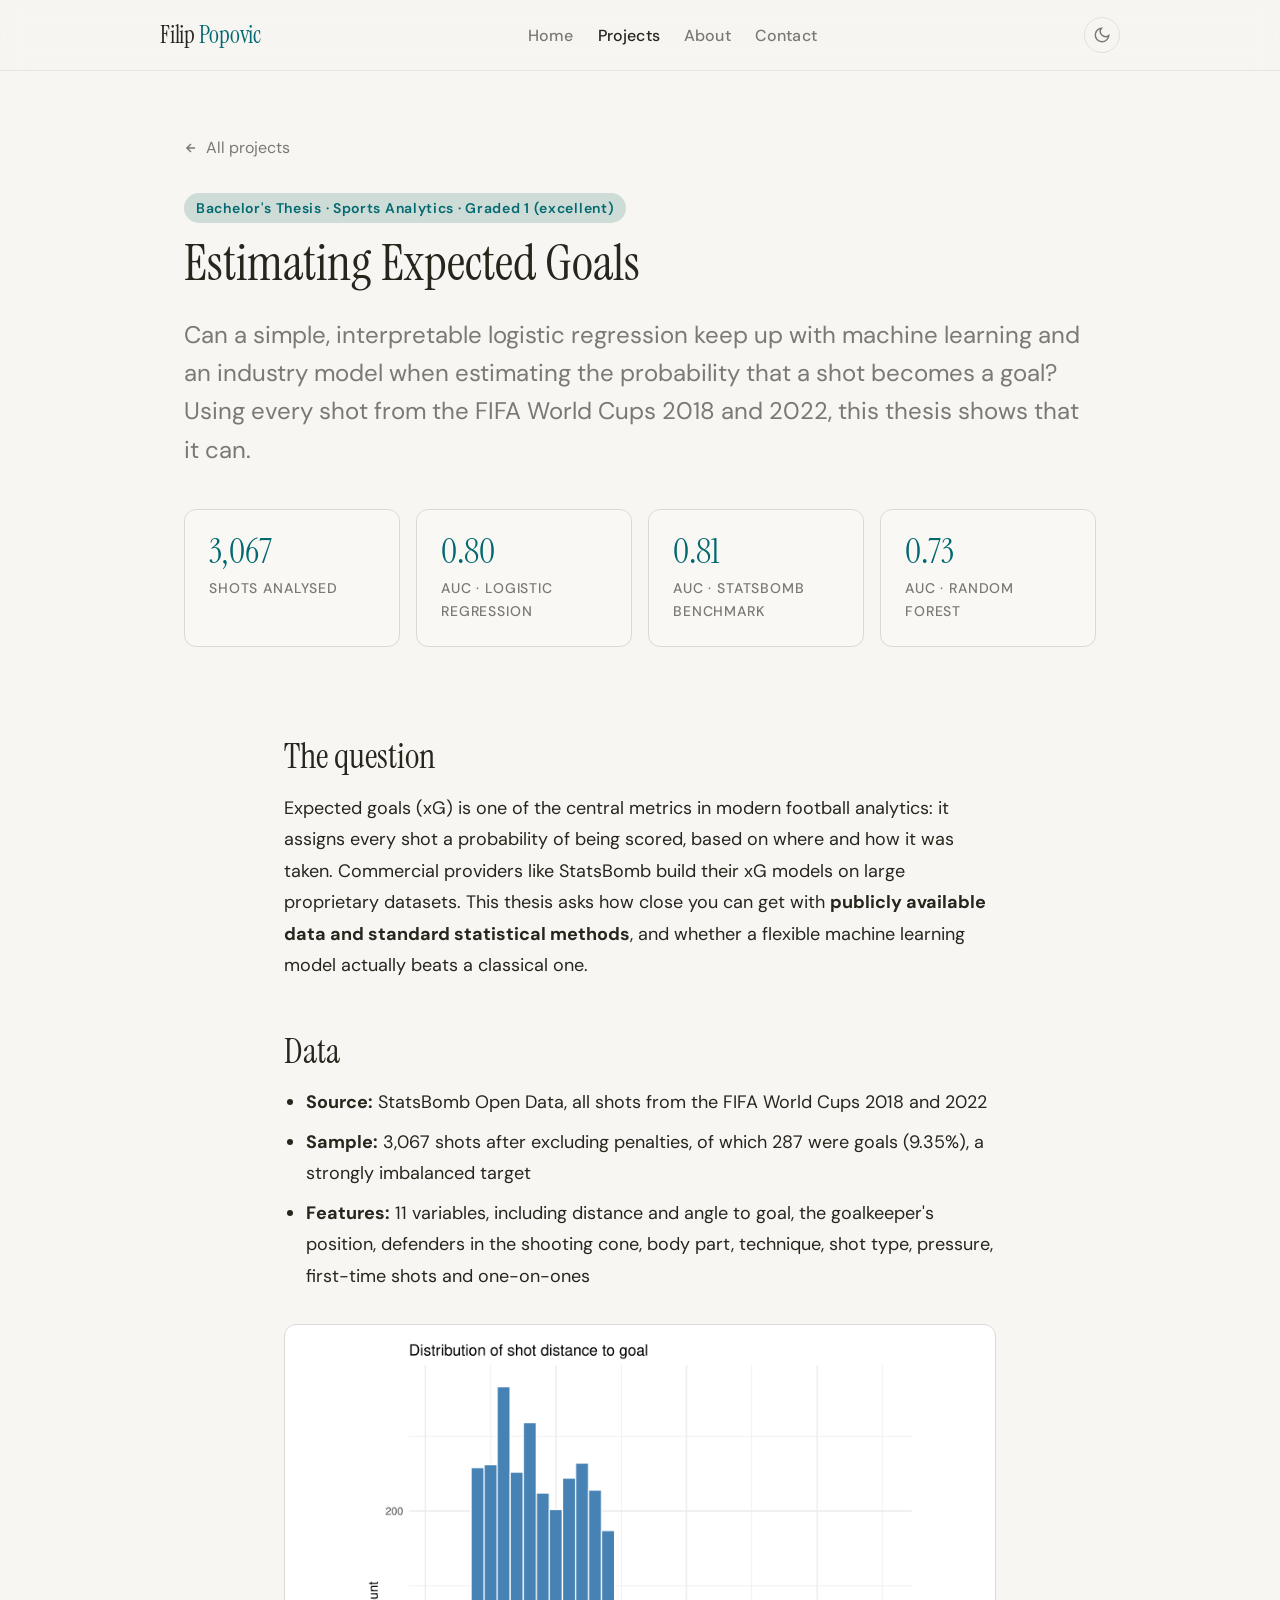
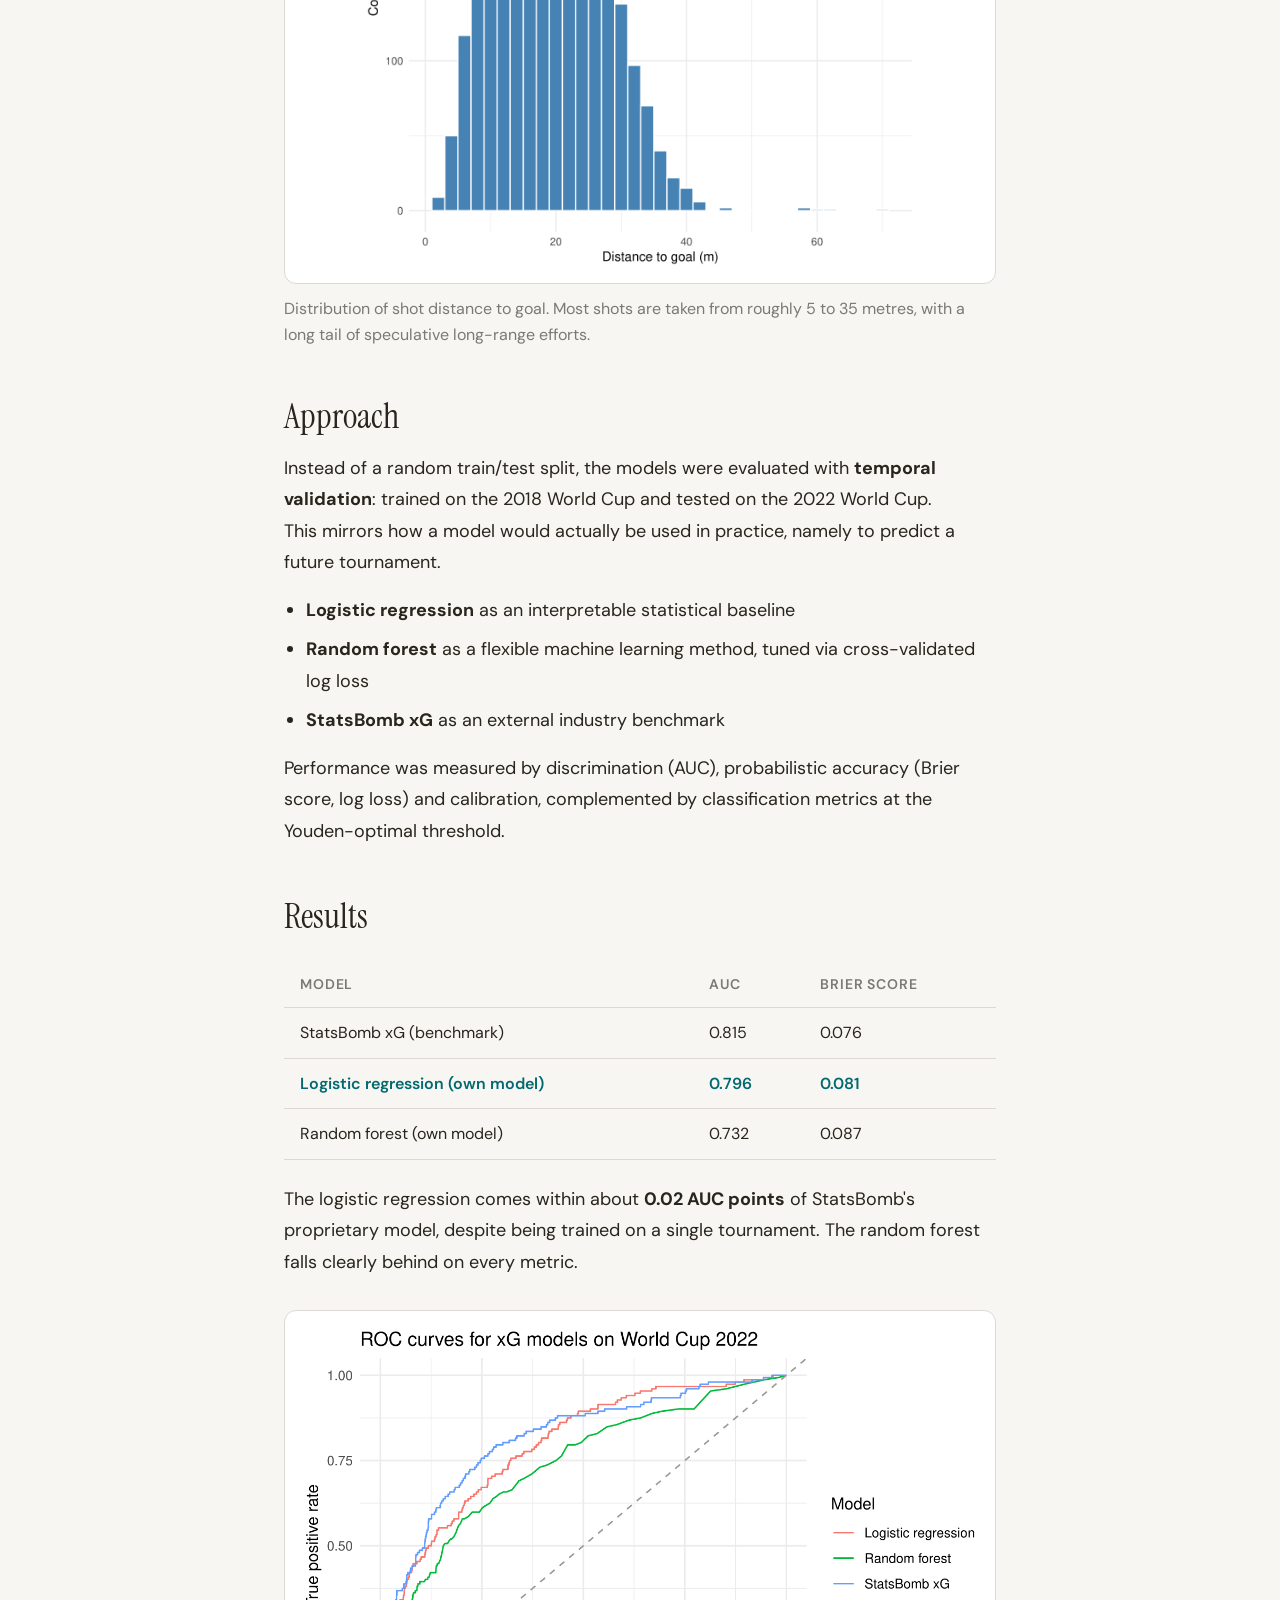
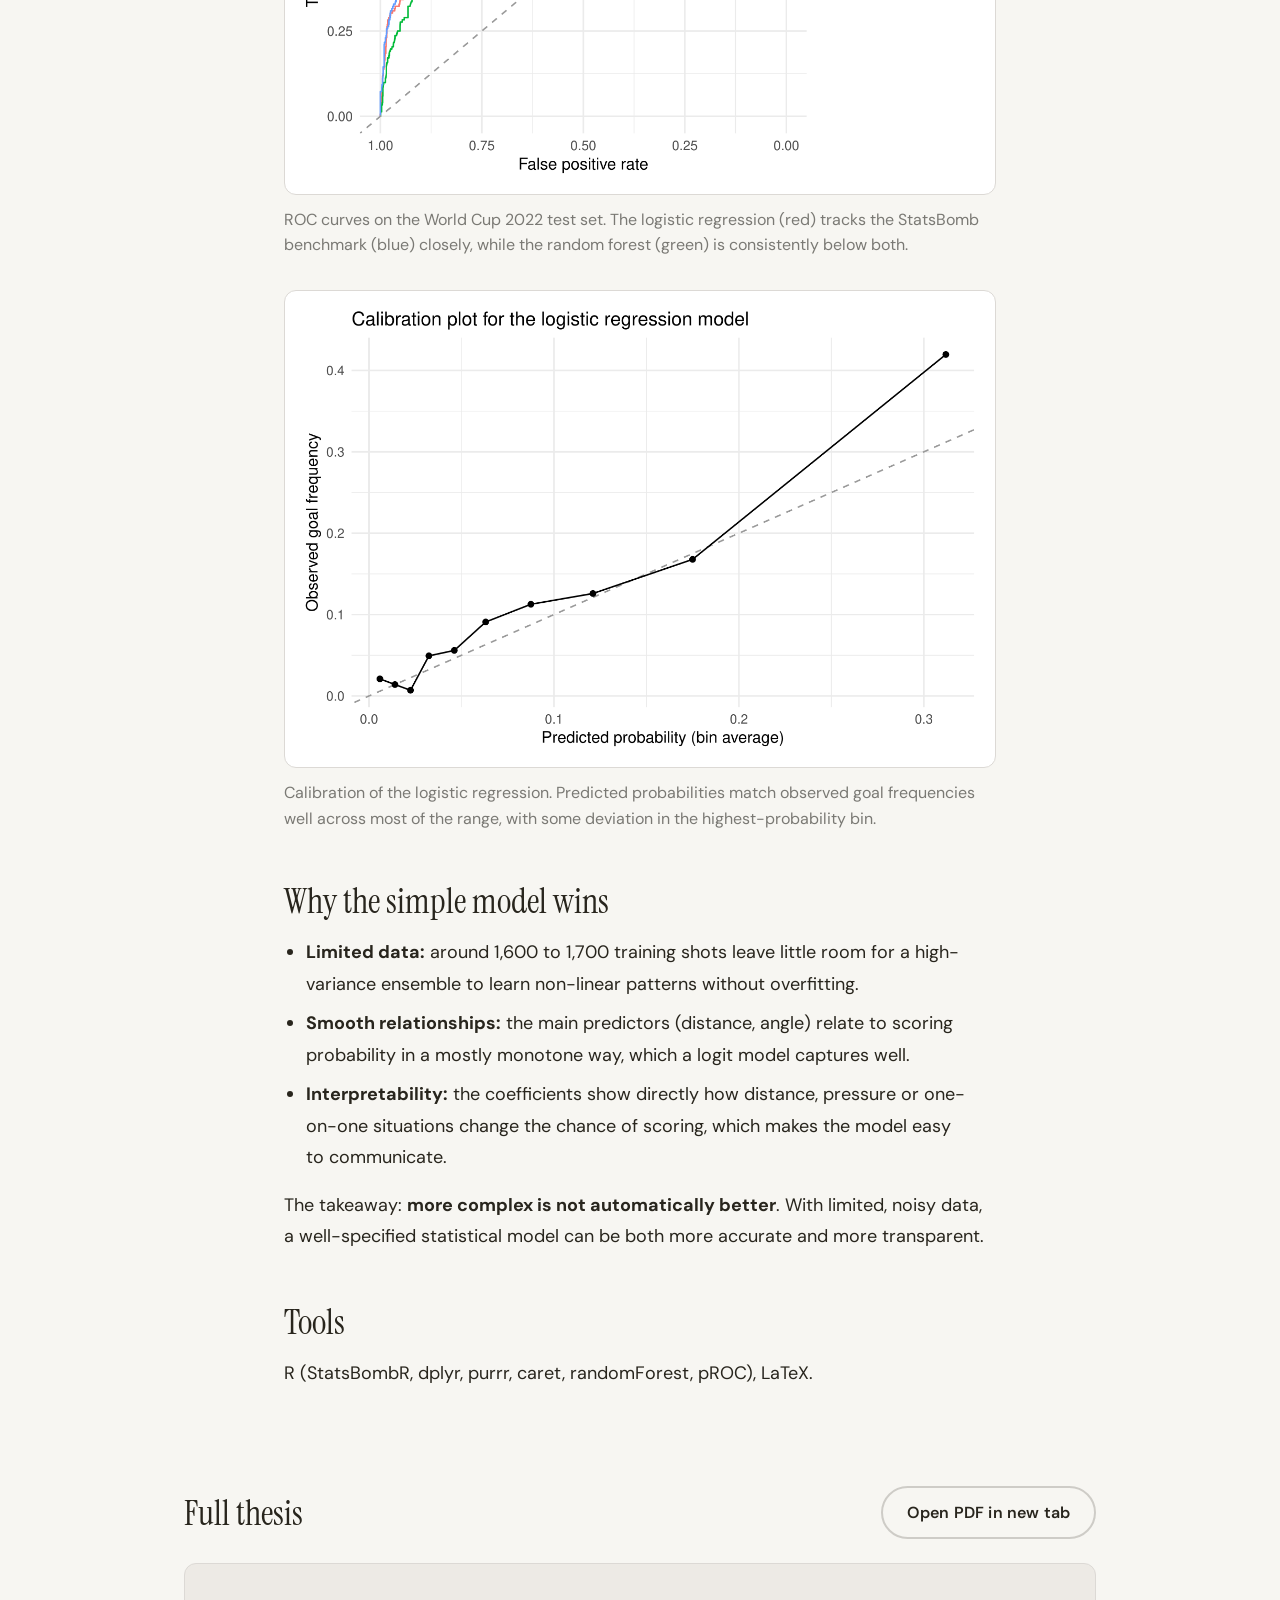
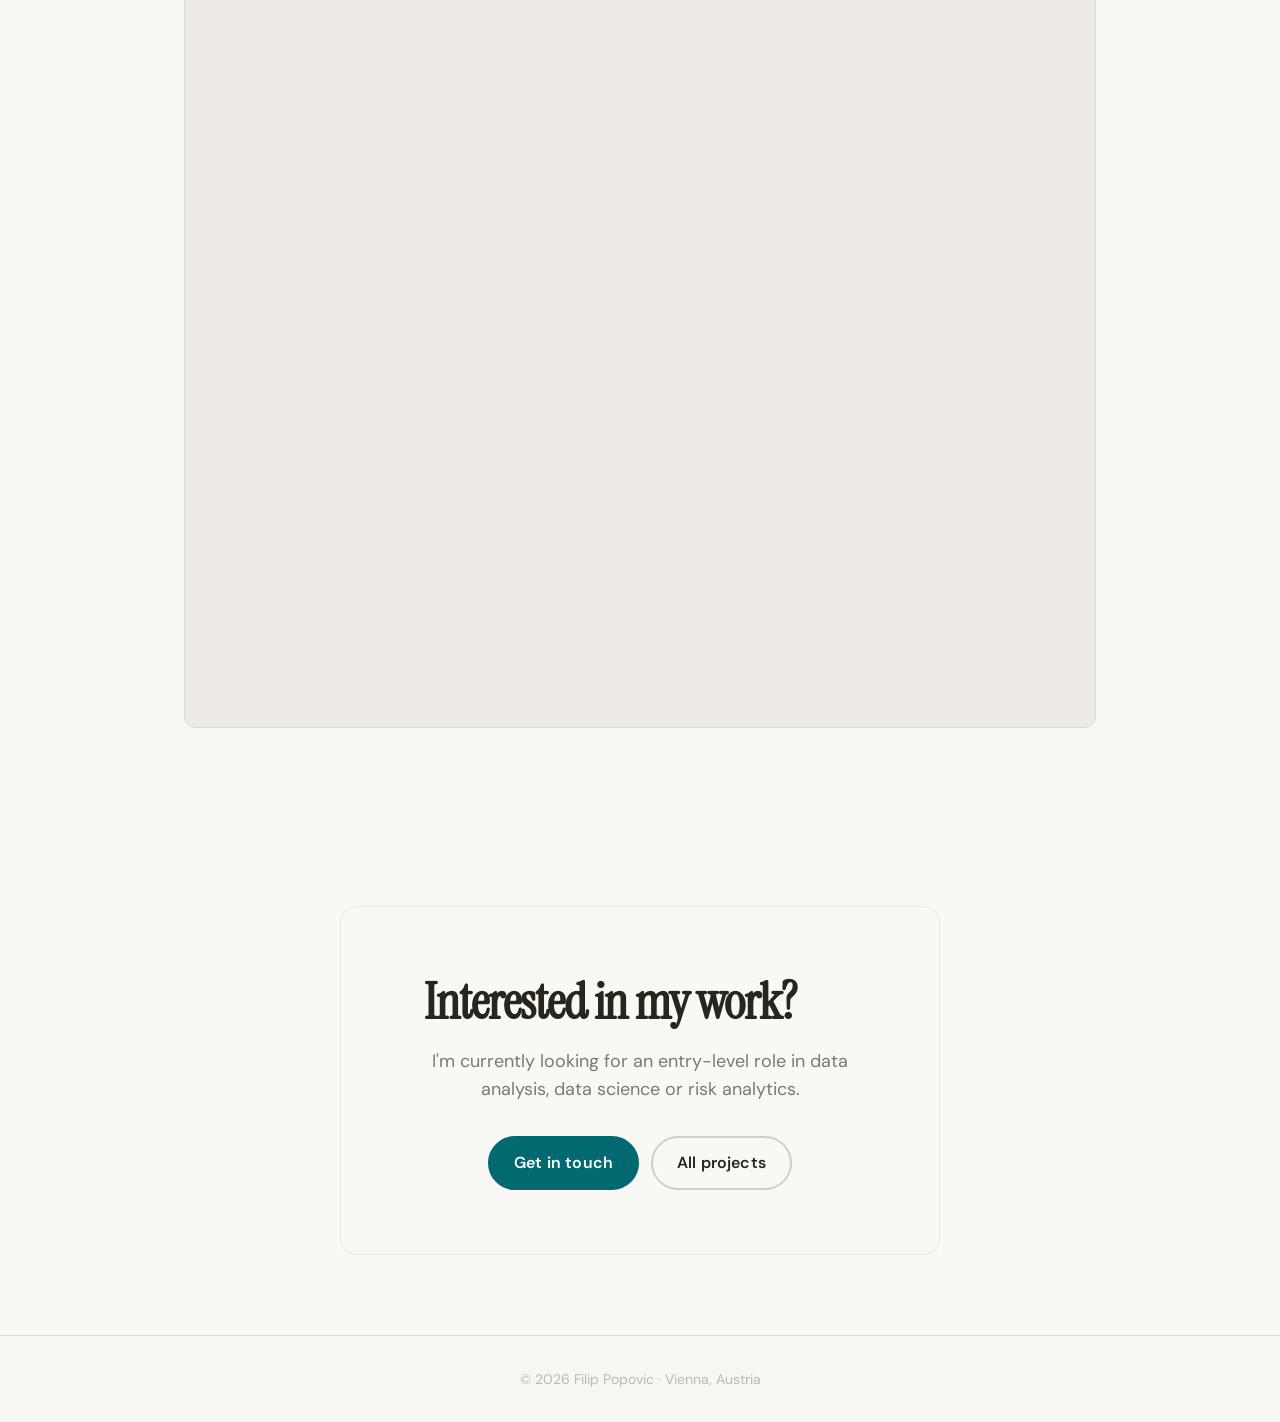
<file: docs/project-xg.html>
<!DOCTYPE html>
<html xmlns="http://www.w3.org/1999/xhtml" lang="en" xml:lang="en"><head>

<meta charset="utf-8">
<meta name="generator" content="quarto-1.11.9">

<meta name="viewport" content="width=device-width, initial-scale=1.0, user-scalable=yes">


<title>Estimating Expected Goals | Filip Popovic</title>
<style>
/* Default styles provided by pandoc.
** See https://pandoc.org/MANUAL.html#variables-for-html for config info.
*/
span.smallcaps{font-variant: small-caps;}
div.columns{display: flex; gap: 1.5em;}
div.column{flex: auto;}
@media screen {
div.columns{gap: min(4vw, 1.5em);}
div.column{overflow-x: auto;}
}
div.hanging-indent{margin-left: 1.5em; text-indent: -1.5em;}
ul.task-list{list-style: none;}
ul.task-list li input[type="checkbox"] {
  width: 0.8em;
  margin: 0 0.8em 0.2em -1em; /* quarto-specific, see https://github.com/quarto-dev/quarto-cli/issues/4556 */ 
  vertical-align: middle;
}
.display.math{display: block; text-align: center; margin: 0.5rem auto;}
</style>


<script src="site_libs/clipboard/clipboard.min.js"></script>
<script src="site_libs/quarto-html/tabby.min.js"></script>
<script src="site_libs/quarto-html/popper.min.js"></script>
<script src="site_libs/quarto-html/tippy.umd.min.js"></script>
<script src="site_libs/quarto-html/anchor.min.js"></script>
<link href="site_libs/quarto-html/tippy.css" rel="stylesheet">
<link href="site_libs/quarto-html/light-border.css" rel="stylesheet">
<link href="site_libs/quarto-html/quarto-html-640605f58ae58ee79329c070719e555b.min.css" rel="stylesheet" append-hash="true" data-mode="light">
<link href="site_libs/quarto-html/quarto-syntax-highlighting-63b5708e65d6cd79cd7618c58d0c21e7.css" rel="stylesheet" id="quarto-text-highlighting-styles">


<link rel="stylesheet" href="assets/style.css">
</head>

<body>


<header id="title-block-header">
<h1 class="title">Estimating Expected Goals</h1>

</header>


<nav class="fp-nav">
  <div class="fp-nav-inner">
    <a href="index.html" class="fp-nav-logo">Filip <span>Popovic</span></a>
    <ul class="fp-nav-links">
      <li><a href="index.html">Home</a></li>
      <li><a href="projects.html" class="active">Projects</a></li>
      <li><a href="about.html">About</a></li>
      <li><a href="contact.html">Contact</a></li>
    </ul>
    <button class="fp-theme-btn" data-theme-toggle="" aria-label="Toggle dark mode">
      <svg width="18" height="18" viewbox="0 0 24 24" fill="none" stroke="currentColor" stroke-width="2"><path d="M21 12.79A9 9 0 1 1 11.21 3 7 7 0 0 0 21 12.79z"></path></svg>
    </button>
  </div>
</nav>

<section class="fp-detail-hero">
  <div class="fp-container">
    <a href="projects.html" class="fp-back-link"><svg width="14" height="14" viewbox="0 0 24 24" fill="none" stroke="currentColor" stroke-width="2.5"><path d="M19 12H5M12 19l-7-7 7-7"></path></svg> All projects</a>
    <span class="fp-project-tag">Bachelor's Thesis · Sports Analytics · Graded 1 (excellent)</span>
    <h1>Estimating Expected Goals</h1>
    <p class="fp-detail-lead">Can a simple, interpretable logistic regression keep up with machine learning and an industry model when estimating the probability that a shot becomes a goal? Using every shot from the FIFA World Cups 2018 and 2022, this thesis shows that it can.</p>
    <div class="fp-kpis">
      <div class="fp-kpi"><div class="fp-kpi-number">3,067</div><div class="fp-kpi-label">Shots analysed</div></div>
      <div class="fp-kpi"><div class="fp-kpi-number">0.80</div><div class="fp-kpi-label">AUC · logistic regression</div></div>
      <div class="fp-kpi"><div class="fp-kpi-number">0.81</div><div class="fp-kpi-label">AUC · StatsBomb benchmark</div></div>
      <div class="fp-kpi"><div class="fp-kpi-number">0.73</div><div class="fp-kpi-label">AUC · random forest</div></div>
    </div>
  </div>
</section>

<section class="fp-section" style="padding-top:0;">
  <div class="fp-detail-body">
    <h2 class="anchored">The question</h2>
    <p>Expected goals (xG) is one of the central metrics in modern football analytics: it assigns every shot a
    probability of being scored, based on where and how it was taken. Commercial providers like StatsBomb build
    their xG models on large proprietary datasets. This thesis asks how close you can get with
    <strong>publicly available data and standard statistical methods</strong>, and whether a flexible machine
    learning model actually beats a classical one.</p>

    <h2 class="anchored">Data</h2>
    <ul>
      <li><strong>Source:</strong> StatsBomb Open Data, all shots from the FIFA World Cups 2018 and 2022</li>
      <li><strong>Sample:</strong> 3,067 shots after excluding penalties, of which 287 were goals (9.35%), a strongly imbalanced target</li>
      <li><strong>Features:</strong> 11 variables, including distance and angle to goal, the goalkeeper's position,
      defenders in the shooting cone, body part, technique, shot type, pressure, first-time shots and one-on-ones</li>
    </ul>
    <figure class="fp-figure">
      <img class="fp-img-light" src="assets/projects/xg_distance.png" alt="Histogram of shot distance to goal" loading="lazy">
      <img class="fp-img-dark" src="assets/projects/xg_distance_dark.png" alt="Histogram of shot distance to goal" loading="lazy">
      <figcaption>Distribution of shot distance to goal. Most shots are taken from roughly 5 to 35 metres, with a long tail of speculative long-range efforts.</figcaption>
    </figure>

    <h2 class="anchored">Approach</h2>
    <p>Instead of a random train/test split, the models were evaluated with <strong>temporal validation</strong>:
    trained on the 2018 World Cup and tested on the 2022 World Cup. This mirrors how a model would actually be used
    in practice, namely to predict a future tournament.</p>
    <ul>
      <li><strong>Logistic regression</strong> as an interpretable statistical baseline</li>
      <li><strong>Random forest</strong> as a flexible machine learning method, tuned via cross-validated log loss</li>
      <li><strong>StatsBomb xG</strong> as an external industry benchmark</li>
    </ul>
    <p>Performance was measured by discrimination (AUC), probabilistic accuracy (Brier score, log loss) and
    calibration, complemented by classification metrics at the Youden-optimal threshold.</p>

    <h2 class="anchored">Results</h2>
    
<table class="fp-table caption-top">
<thead>
<tr class="header">
<th data-quarto-table-cell-role="th">Model</th>
<th data-quarto-table-cell-role="th">AUC</th>
<th data-quarto-table-cell-role="th">Brier score</th>
</tr>
</thead>
<tbody>
<tr class="odd">
<td>StatsBomb xG (benchmark)</td>
<td>0.815</td>
<td>0.076</td>
</tr>
<tr class="fp-highlight even">
<td>Logistic regression (own model)</td>
<td>0.796</td>
<td>0.081</td>
</tr>
<tr class="odd">
<td>Random forest (own model)</td>
<td>0.732</td>
<td>0.087</td>
</tr>
</tbody>
</table>

    <p>The logistic regression comes within about <strong>0.02 AUC points</strong> of StatsBomb's proprietary
    model, despite being trained on a single tournament. The random forest falls clearly behind on every metric.</p>
    <figure class="fp-figure">
      <img class="fp-img-light" src="assets/projects/xg_roc.png" alt="ROC curves of the three xG models" loading="lazy">
      <img class="fp-img-dark" src="assets/projects/xg_roc_dark.png" alt="ROC curves of the three xG models" loading="lazy">
      <figcaption>ROC curves on the World Cup 2022 test set. The logistic regression (red) tracks the StatsBomb benchmark (blue) closely, while the random forest (green) is consistently below both.</figcaption>
    </figure>
    <figure class="fp-figure">
      <img class="fp-img-light" src="assets/projects/xg_calibration.png" alt="Calibration plot of the logistic regression" loading="lazy">
      <img class="fp-img-dark" src="assets/projects/xg_calibration_dark.png" alt="Calibration plot of the logistic regression" loading="lazy">
      <figcaption>Calibration of the logistic regression. Predicted probabilities match observed goal frequencies well across most of the range, with some deviation in the highest-probability bin.</figcaption>
    </figure>

    <h2 class="anchored">Why the simple model wins</h2>
    <ul>
      <li><strong>Limited data:</strong> around 1,600 to 1,700 training shots leave little room for a high-variance ensemble to learn non-linear patterns without overfitting.</li>
      <li><strong>Smooth relationships:</strong> the main predictors (distance, angle) relate to scoring probability in a mostly monotone way, which a logit model captures well.</li>
      <li><strong>Interpretability:</strong> the coefficients show directly how distance, pressure or one-on-one situations change the chance of scoring, which makes the model easy to communicate.</li>
    </ul>
    <p>The takeaway: <strong>more complex is not automatically better</strong>. With limited, noisy data, a well-specified
    statistical model can be both more accurate and more transparent.</p>

    <h2 class="anchored">Tools</h2>
    <p>R (StatsBombR, dplyr, purrr, caret, randomForest, pROC), LaTeX.</p>
  </div>
</section>

<section class="fp-section fp-pdf-section" style="padding-top:0;">
  <div class="fp-container">
    <div class="fp-pdf-head">
      <h2 class="anchored">Full thesis</h2>
      <a href="pdfs/xg-thesis.pdf" target="_blank" class="btn btn-outline">Open PDF in new tab</a>
    </div>
    <iframe class="fp-pdf-frame" src="pdfs/xg-thesis.pdf#view=FitH" title="Full thesis: Estimating Expected Goals"></iframe>
  </div>
</section>

<section class="fp-section fp-section-alt">
  <div class="fp-container">
    <div class="fp-contact-box">
      <h2 class="anchored">Interested in my work?</h2>
      <p>I'm currently looking for an entry-level role in data analysis, data science or risk analytics.</p>
      <div class="fp-contact-links">
        <a href="contact.html" class="btn btn-primary">Get in touch</a>
        <a href="projects.html" class="btn btn-outline">All projects</a>
      </div>
    </div>
  </div>
</section>

<footer class="fp-footer">
  <p>© 2026 Filip Popovic · Vienna, Austria</p>
</footer>

<script>
(function(){
  const t = document.querySelector('[data-theme-toggle]');
  const r = document.documentElement;
  let d = matchMedia('(prefers-color-scheme:dark)').matches ? 'dark' : 'light';
  r.setAttribute('data-theme', d);
  if(t) t.addEventListener('click', () => { d = d === 'dark' ? 'light' : 'dark'; r.setAttribute('data-theme', d); });
})();
</script>


<script id="quarto-html-after-body" type="application/javascript">
  window.document.addEventListener("DOMContentLoaded", function (event) {
    const tabsets =  window.document.querySelectorAll(".panel-tabset-tabby")
    tabsets.forEach(function(tabset) {
      const tabby = new Tabby('#' + tabset.id);
    });
    const icon = "";
    const anchorJS = new window.AnchorJS();
    anchorJS.options = {
      placement: 'right',
      icon: icon
    };
    anchorJS.add('.anchored');
    const isCodeAnnotation = (el) => {
      for (const clz of el.classList) {
        if (clz.startsWith('code-annotation-')) {                     
          return true;
        }
      }
      return false;
    }
    const onCopySuccess = function(e) {
      // button target
      const button = e.trigger;
      // don't keep focus
      button.blur();
      // flash "checked"
      button.classList.add('code-copy-button-checked');
      var currentTitle = button.getAttribute("title");
      button.setAttribute("title", "Copied!");
      let tooltip;
      if (window.bootstrap) {
        button.setAttribute("data-bs-toggle", "tooltip");
        button.setAttribute("data-bs-placement", "left");
        button.setAttribute("data-bs-title", "Copied!");
        tooltip = new bootstrap.Tooltip(button, 
          { trigger: "manual", 
            customClass: "code-copy-button-tooltip",
            offset: [0, -8]});
        tooltip.show();    
      }
      setTimeout(function() {
        if (tooltip) {
          tooltip.hide();
          button.removeAttribute("data-bs-title");
          button.removeAttribute("data-bs-toggle");
          button.removeAttribute("data-bs-placement");
        }
        button.setAttribute("title", currentTitle);
        button.classList.remove('code-copy-button-checked');
      }, 1000);
      // clear code selection
      e.clearSelection();
    }
    const getTextToCopy = function(trigger) {
      const outerScaffold = trigger.parentElement.cloneNode(true);
      const codeEl = outerScaffold.querySelector('code');
      for (const childEl of codeEl.children) {
        if (isCodeAnnotation(childEl)) {
          childEl.remove();
        }
      }
      return codeEl.innerText;
    }
    const clipboard = new window.ClipboardJS('.code-copy-button:not([data-in-quarto-modal])', {
      text: getTextToCopy
    });
    clipboard.on('success', onCopySuccess);
    if (window.document.getElementById('quarto-embedded-source-code-modal')) {
      const clipboardModal = new window.ClipboardJS('.code-copy-button[data-in-quarto-modal]', {
        text: getTextToCopy,
        container: window.document.getElementById('quarto-embedded-source-code-modal')
      });
      clipboardModal.on('success', onCopySuccess);
    }
      var localhostRegex = new RegExp(/^(?:http|https):\/\/localhost\:?[0-9]*\//);
      var mailtoRegex = new RegExp(/^mailto:/);
        var filterRegex = new RegExp('/' + window.location.host + '/');
      var isInternal = (href) => {
          return filterRegex.test(href) || localhostRegex.test(href) || mailtoRegex.test(href);
      }
      // Inspect non-navigation links and adorn them if external
      window.quartoDecorateExternalLinks = function (root) {
     var links = (root || window.document).querySelectorAll('a[href]:not(.nav-link):not(.navbar-brand):not(.toc-action):not(.sidebar-link):not(.sidebar-item-toggle):not(.pagination-link):not(.no-external):not([aria-hidden]):not(.dropdown-item):not(.quarto-navigation-tool):not(.about-link)');
      for (var i=0; i<links.length; i++) {
        const link = links[i];
        if (!isInternal(link.href)) {
          // undo the damage that might have been done by quarto-nav.js in the case of
          // links that we want to consider external
          if (link.dataset.originalHref !== undefined) {
            link.href = link.dataset.originalHref;
          }
          if (!link.classList.contains('no-external-icon')) {
          }
        }
      }
      };
      window.quartoDecorateExternalLinks(window.document);
    // Esc closes the popup (WCAG 1.4.13) and focus leaving both trigger and
    // popup closes it (WCAG 2.4.11); tippy handles neither for interactive popups.
    const hideOnEscAndFocusOut = {
      name: 'hideOnEscAndFocusOut',
      defaultValue: true,
      fn(instance) {
        const dismiss = () => {
          // A show scheduled by the trigger delay would otherwise reopen it
          instance.clearDelayTimeouts();
          instance.hide();
        };
        const onKeyDown = (event) => {
          if (event.key !== 'Escape') {
            return;
          }
          // Keep Esc from also reaching page handlers (e.g. reveal.js overview),
          // except an open reveal.js slide menu, which Esc should close too.
          // The menu handles keys only when its keyboard option is on.
          const menuHandlesEsc = window.Reveal?.getPlugin?.('menu')?.isOpen() &&
            window.Reveal.getConfig().menu?.keyboard !== false;
          if (!menuHandlesEsc) {
            event.stopPropagation();
          }
          if (instance.popper.contains(window.document.activeElement)) {
            // Disabled while refocusing so the focus trigger does not reopen it
            instance.disable();
            instance.reference.focus();
            instance.enable();
          }
          dismiss();
        };
        const onFocusOut = (event) => {
          const target = event.relatedTarget;
          if (target && !instance.reference.contains(target) &&
              !instance.popper.contains(target)) {
            dismiss();
          }
        };
        // On the trigger too: a click trigger (code-annotations: select) has no
        // blur handling. Attached for the instance's lifetime so leaving the
        // trigger also cancels a show still pending on the trigger delay.
        instance.reference.addEventListener('focusout', onFocusOut);
        return {
          onShow() {
            window.document.addEventListener('keydown', onKeyDown, true);
            instance.popper.addEventListener('focusout', onFocusOut);
          },
          onHide() {
            window.document.removeEventListener('keydown', onKeyDown, true);
            instance.popper.removeEventListener('focusout', onFocusOut);
          },
          onDestroy() {
            instance.reference.removeEventListener('focusout', onFocusOut);
          },
        };
      },
    };
    function tippyHover(el, contentFn, onTriggerFn, onUntriggerFn) {
      const config = {
        allowHTML: true,
        maxWidth: 500,
        delay: 100,
        arrow: false,
        appendTo: function(el) {
            return el.parentElement;
        },
        interactive: true,
        interactiveBorder: 10,
        theme: 'light-border',
        placement: 'bottom-start',
        plugins: [hideOnEscAndFocusOut],
      };
      if (contentFn) {
        config.content = contentFn;
      }
      if (onTriggerFn) {
        config.onTrigger = onTriggerFn;
      }
      if (onUntriggerFn) {
        config.onUntrigger = onUntriggerFn;
      }
      window.tippy(el, config); 
    }
    const noterefs = window.document.querySelectorAll('a[role="doc-noteref"]');
    for (var i=0; i<noterefs.length; i++) {
      const ref = noterefs[i];
      tippyHover(ref, function() {
        // use id or data attribute instead here
        let href = ref.getAttribute('data-footnote-href') || ref.getAttribute('href');
        try { href = new URL(href).hash; } catch {}
        const id = href.replace(/^#\/?/, "");
        const note = window.document.getElementById(id);
        if (note) {
          return note.innerHTML;
        } else {
          return "";
        }
      });
    }
    const xrefs = window.document.querySelectorAll('a.quarto-xref');
    const processXRef = (id, note) => {
      // Strip column container classes
      const stripColumnClz = (el) => {
        el.classList.remove("page-full", "page-columns");
        if (el.children) {
          for (const child of el.children) {
            stripColumnClz(child);
          }
        }
      }
      stripColumnClz(note)
      if (id === null || id.startsWith('sec-')) {
        // Special case sections, only their first couple elements
        const container = document.createElement("div");
        if (note.children && note.children.length > 2) {
          container.appendChild(note.children[0].cloneNode(true));
          for (let i = 1; i < note.children.length; i++) {
            const child = note.children[i];
            if (child.tagName === "P" && child.innerText === "") {
              continue;
            } else {
              container.appendChild(child.cloneNode(true));
              break;
            }
          }
          if (window.Quarto?.typesetMath) {
            window.Quarto.typesetMath(container);
          }
          return container.innerHTML
        } else {
          if (window.Quarto?.typesetMath) {
            window.Quarto.typesetMath(note);
          }
          return note.innerHTML;
        }
      } else {
        // Remove any anchor links if they are present
        const anchorLink = note.querySelector('a.anchorjs-link');
        if (anchorLink) {
          anchorLink.remove();
        }
        if (window.Quarto?.typesetMath) {
          window.Quarto.typesetMath(note);
        }
        if (note.classList.contains("callout")) {
          return note.outerHTML;
        } else {
          return note.innerHTML;
        }
      }
    }
    for (var i=0; i<xrefs.length; i++) {
      const xref = xrefs[i];
      tippyHover(xref, undefined, function(instance) {
        instance.disable();
        let url = xref.getAttribute('href');
        let hash = undefined; 
        if (url.startsWith('#')) {
          hash = url;
        } else {
          try { hash = new URL(url).hash; } catch {}
        }
        if (hash) {
          const id = hash.replace(/^#\/?/, "");
          const note = window.document.getElementById(id);
          if (note !== null) {
            try {
              const html = processXRef(id, note.cloneNode(true));
              instance.setContent(html);
            } finally {
              instance.enable();
              instance.show();
            }
          } else {
            // See if we can fetch this
            fetch(url.split('#')[0])
            .then(res => res.text())
            .then(html => {
              const parser = new DOMParser();
              const htmlDoc = parser.parseFromString(html, "text/html");
              const note = htmlDoc.getElementById(id);
              if (note !== null) {
                const html = processXRef(id, note);
                instance.setContent(html);
              } 
            }).finally(() => {
              instance.enable();
              instance.show();
            });
          }
        } else {
          // See if we can fetch a full url (with no hash to target)
          // This is a special case and we should probably do some content thinning / targeting
          fetch(url)
          .then(res => res.text())
          .then(html => {
            const parser = new DOMParser();
            const htmlDoc = parser.parseFromString(html, "text/html");
            const note = htmlDoc.querySelector('main.content');
            if (note !== null) {
              // This should only happen for chapter cross references
              // (since there is no id in the URL)
              // remove the first header
              if (note.children.length > 0 && note.children[0].tagName === "HEADER") {
                note.children[0].remove();
              }
              const html = processXRef(null, note);
              instance.setContent(html);
            } 
          }).finally(() => {
            instance.enable();
            instance.show();
          });
        }
      }, function(instance) {
      });
    }
        let selectedAnnoteEl;
        const selectorForAnnotation = ( cell, annotation) => {
          let cellAttr = 'data-code-cell="' + cell + '"';
          let lineAttr = 'data-code-annotation="' +  annotation + '"';
          const selector = 'span[' + cellAttr + '][' + lineAttr + ']';
          return selector;
        }
        const selectCodeLines = (annoteEl) => {
          const doc = window.document;
          const targetCell = annoteEl.getAttribute("data-target-cell");
          const targetAnnotation = annoteEl.getAttribute("data-target-annotation");
          const annoteSpan = window.document.querySelector(selectorForAnnotation(targetCell, targetAnnotation));
          const lines = annoteSpan.getAttribute("data-code-lines").split(",");
          const lineIds = lines.map((line) => {
            return targetCell + "-" + line;
          })
          // Each band is positioned against its own containing block, which is
          // not the offsetParent of the lines, so place it from client rects.
          const placeBand = (band, firstEl, lastEl, codeBlock) => {
            const container = band.offsetParent;
            if (container === null) {
              return;
            }
            const containerRect = container.getBoundingClientRect();
            // Reveal.js scales slides with a transform, so convert client
            // pixels back to the CSS pixels of the container.
            const scale = containerRect.height / container.offsetHeight || 1;
            const firstRect = firstEl.getBoundingClientRect();
            const lastRect = lastEl.getBoundingClientRect();
            const top = (firstRect.top - containerRect.top) / scale - container.clientTop + container.scrollTop;
            const height = (lastRect.bottom - firstRect.top) / scale;
            band.style.top = top - 2 + "px";
            band.style.height = height + 4 + "px";
            if (codeBlock) {
              // Without the copy button wrapper, the containing block is wider
              // than the code block, so span the code block explicitly.
              const blockRect = codeBlock.getBoundingClientRect();
              band.style.left = (blockRect.left - containerRect.left) / scale - container.clientLeft + container.scrollLeft + "px";
              band.style.width = blockRect.width / scale + "px";
            }
          };
          if (lineIds.length > 0) {
            const el = window.document.getElementById(lineIds[0]);
            const lastEl = window.document.getElementById(lineIds[lineIds.length - 1]);
            const parent = el.parentElement.parentElement;
            // cook up a div (if necessary) and position it
            let div = window.document.getElementById("code-annotation-line-highlight");
            if (div === null) {
              div = window.document.createElement("div");
              div.setAttribute("id", "code-annotation-line-highlight");
              div.style.position = 'absolute';
              parent.appendChild(div);
            }
            placeBand(div, el, lastEl, parent.closest("div.sourceCode") || parent);
            let gutterDiv = window.document.getElementById("code-annotation-line-highlight-gutter");
            if (gutterDiv === null) {
              gutterDiv = window.document.createElement("div");
              gutterDiv.setAttribute("id", "code-annotation-line-highlight-gutter");
              gutterDiv.style.position = 'absolute';
              const codeCell = window.document.getElementById(targetCell);
              const gutter = codeCell.querySelector('.code-annotation-gutter');
              gutter.appendChild(gutterDiv);
            }
            placeBand(gutterDiv, el, lastEl);
            selectedAnnoteEl = annoteEl;
          }
        };
        const unselectCodeLines = () => {
          const elementsIds = ["code-annotation-line-highlight", "code-annotation-line-highlight-gutter"];
          elementsIds.forEach((elId) => {
            const div = window.document.getElementById(elId);
            if (div) {
              div.remove();
            }
          });
          selectedAnnoteEl = undefined;
        };
          // Handle positioning of the toggle
      window.addEventListener(
        "resize",
        throttle(() => {
          elRect = undefined;
          if (selectedAnnoteEl) {
            selectCodeLines(selectedAnnoteEl);
          }
        }, 10)
      );
      function throttle(fn, ms) {
      let throttle = false;
      let timer;
        return (...args) => {
          if(!throttle) { // first call gets through
              fn.apply(this, args);
              throttle = true;
          } else { // all the others get throttled
              if(timer) clearTimeout(timer); // cancel #2
              timer = setTimeout(() => {
                fn.apply(this, args);
                timer = throttle = false;
              }, ms);
          }
        };
      }
        // Attach click handler to the DT
        const annoteDls = window.document.querySelectorAll('dt[data-target-cell]');
        for (const annoteDlNode of annoteDls) {
          annoteDlNode.addEventListener('click', (event) => {
            const clickedEl = event.target;
            if (clickedEl !== selectedAnnoteEl) {
              unselectCodeLines();
              const activeEl = window.document.querySelector('dt[data-target-cell].code-annotation-active');
              if (activeEl) {
                activeEl.classList.remove('code-annotation-active');
              }
              selectCodeLines(clickedEl);
              clickedEl.classList.add('code-annotation-active');
            } else {
              // Unselect the line
              unselectCodeLines();
              clickedEl.classList.remove('code-annotation-active');
            }
          });
        }
    const findCites = (el) => {
      const parentEl = el.parentElement;
      if (parentEl) {
        const cites = parentEl.dataset.cites;
        if (cites) {
          return {
            el,
            cites: cites.split(' ')
          };
        } else {
          return findCites(el.parentElement)
        }
      } else {
        return undefined;
      }
    };
    var bibliorefs = window.document.querySelectorAll('a[role="doc-biblioref"]');
    for (var i=0; i<bibliorefs.length; i++) {
      const ref = bibliorefs[i];
      const citeInfo = findCites(ref);
      if (citeInfo) {
        tippyHover(citeInfo.el, function() {
          var popup = window.document.createElement('div');
          citeInfo.cites.forEach(function(cite) {
            var citeDiv = window.document.createElement('div');
            citeDiv.classList.add('hanging-indent');
            citeDiv.classList.add('csl-entry');
            var biblioDiv = window.document.getElementById('ref-' + cite);
            if (biblioDiv) {
              citeDiv.innerHTML = biblioDiv.innerHTML;
            }
            popup.appendChild(citeDiv);
          });
          return popup.innerHTML;
        });
      }
    }
  });
  </script>




</body></html>
</file>
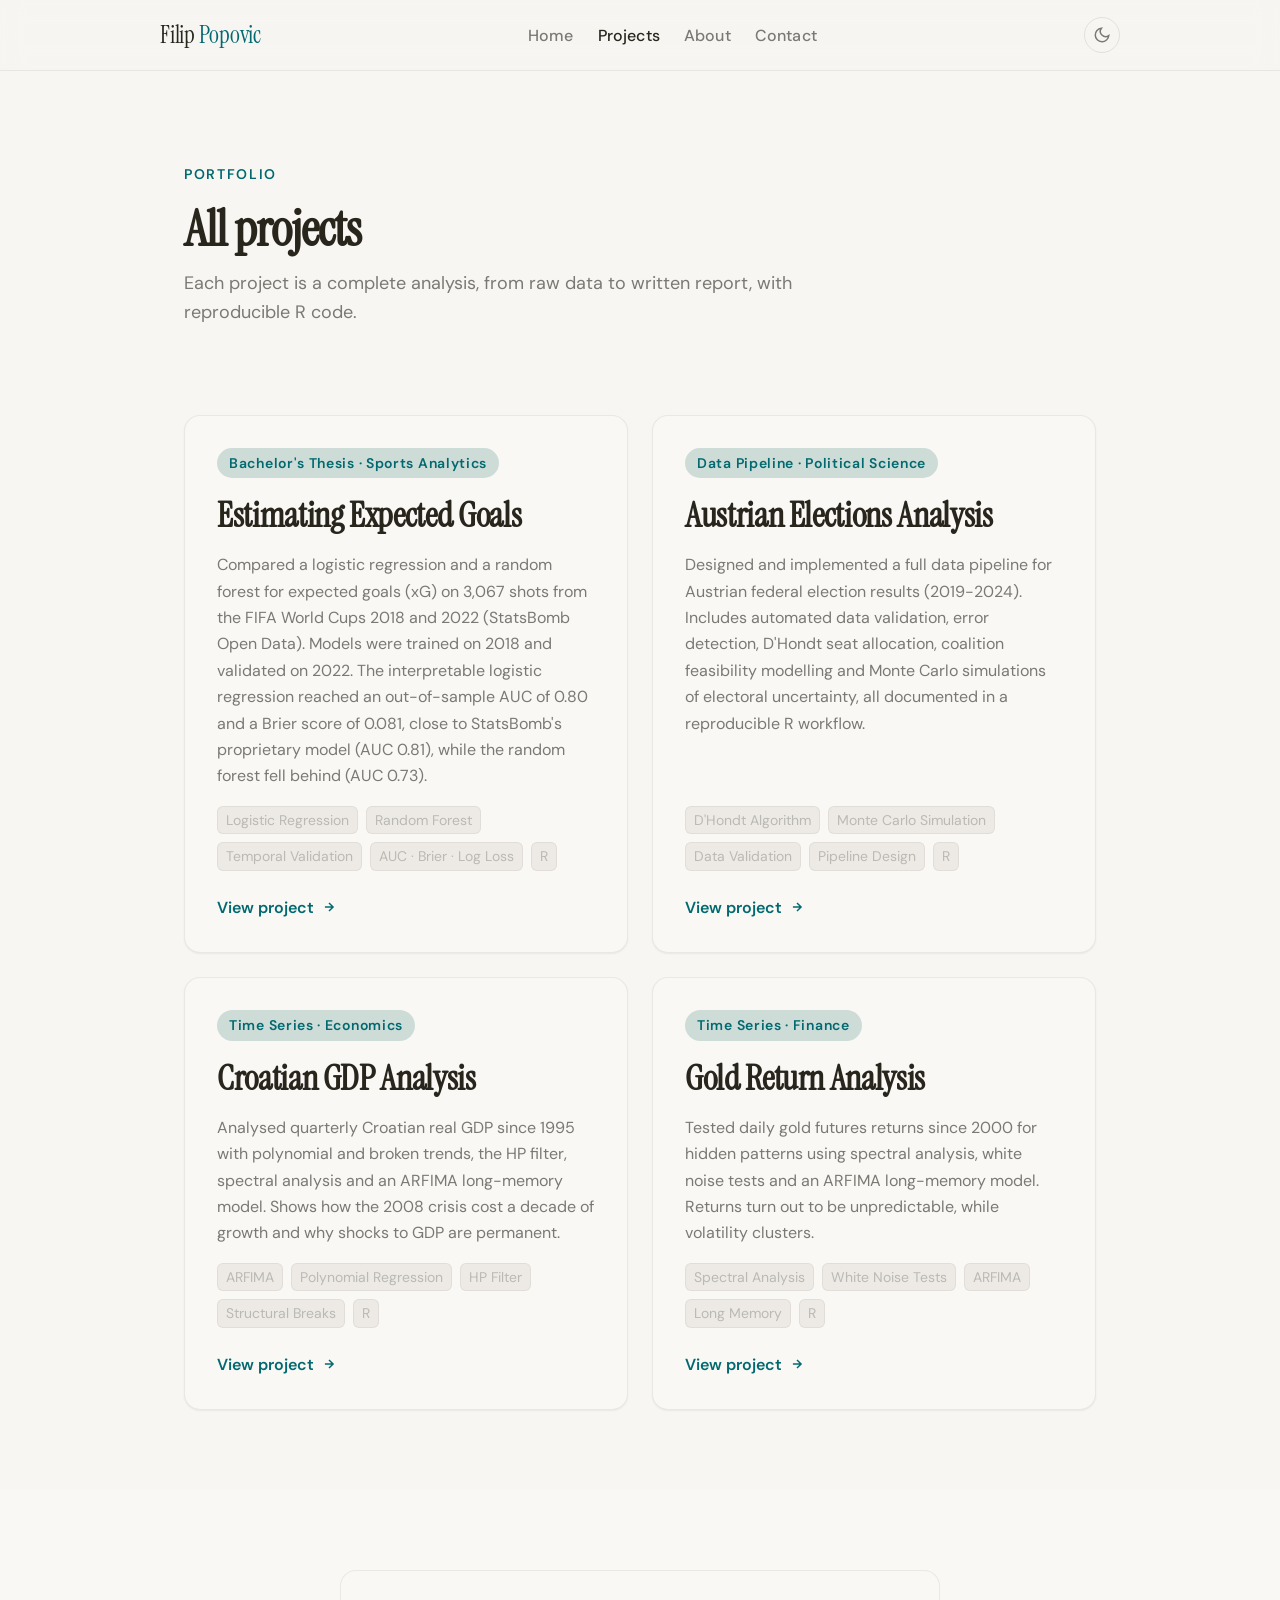
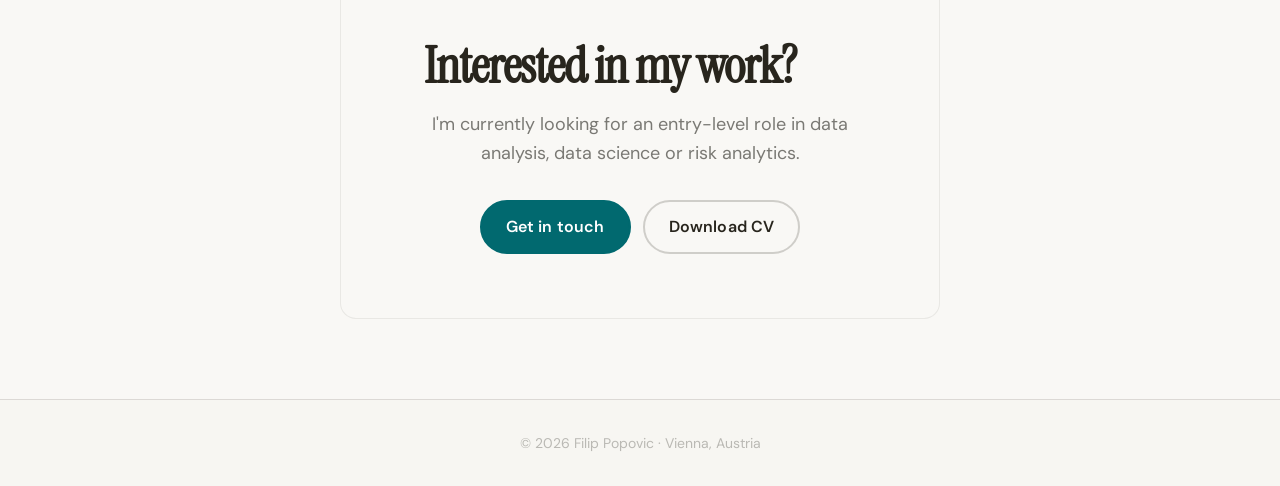
<file: docs/projects.html>
<!DOCTYPE html>
<html xmlns="http://www.w3.org/1999/xhtml" lang="en" xml:lang="en"><head>

<meta charset="utf-8">
<meta name="generator" content="quarto-1.11.9">

<meta name="viewport" content="width=device-width, initial-scale=1.0, user-scalable=yes">


<title>Projects | Filip Popovic</title>
<style>
/* Default styles provided by pandoc.
** See https://pandoc.org/MANUAL.html#variables-for-html for config info.
*/
span.smallcaps{font-variant: small-caps;}
div.columns{display: flex; gap: 1.5em;}
div.column{flex: auto;}
@media screen {
div.columns{gap: min(4vw, 1.5em);}
div.column{overflow-x: auto;}
}
div.hanging-indent{margin-left: 1.5em; text-indent: -1.5em;}
ul.task-list{list-style: none;}
ul.task-list li input[type="checkbox"] {
  width: 0.8em;
  margin: 0 0.8em 0.2em -1em; /* quarto-specific, see https://github.com/quarto-dev/quarto-cli/issues/4556 */ 
  vertical-align: middle;
}
.display.math{display: block; text-align: center; margin: 0.5rem auto;}
</style>


<script src="site_libs/clipboard/clipboard.min.js"></script>
<script src="site_libs/quarto-html/tabby.min.js"></script>
<script src="site_libs/quarto-html/popper.min.js"></script>
<script src="site_libs/quarto-html/tippy.umd.min.js"></script>
<script src="site_libs/quarto-html/anchor.min.js"></script>
<link href="site_libs/quarto-html/tippy.css" rel="stylesheet">
<link href="site_libs/quarto-html/light-border.css" rel="stylesheet">
<link href="site_libs/quarto-html/quarto-html-640605f58ae58ee79329c070719e555b.min.css" rel="stylesheet" append-hash="true" data-mode="light">
<link href="site_libs/quarto-html/quarto-syntax-highlighting-63b5708e65d6cd79cd7618c58d0c21e7.css" rel="stylesheet" id="quarto-text-highlighting-styles">


<link rel="stylesheet" href="assets/style.css">
</head>

<body>


<header id="title-block-header">
<h1 class="title">Projects</h1>

</header>


<nav class="fp-nav">
  <div class="fp-nav-inner">
    <a href="index.html" class="fp-nav-logo">Filip <span>Popovic</span></a>
    <ul class="fp-nav-links">
      <li><a href="index.html">Home</a></li>
      <li><a href="projects.html" class="active">Projects</a></li>
      <li><a href="about.html">About</a></li>
      <li><a href="contact.html">Contact</a></li>
    </ul>
    <button class="fp-theme-btn" data-theme-toggle="" aria-label="Toggle dark mode">
      <svg width="18" height="18" viewbox="0 0 24 24" fill="none" stroke="currentColor" stroke-width="2"><path d="M21 12.79A9 9 0 1 1 11.21 3 7 7 0 0 0 21 12.79z"></path></svg>
    </button>
  </div>
</nav>

<section class="fp-section" style="padding-bottom: var(--space-6);">
  <div class="fp-container">
    <div class="fp-section-header">
      <p class="fp-eyebrow">Portfolio</p>
      <h2 class="anchored">All projects</h2>
      <p>Each project is a complete analysis, from raw data to written report, with reproducible R code.</p>
    </div>
  </div>
</section>

<section class="fp-section" style="padding-top: var(--space-6);">
  <div class="fp-container">
    <div class="fp-projects-grid">

      <div class="fp-project-card" id="thesis">
        <span class="fp-project-tag">Bachelor's Thesis · Sports Analytics</span>
        <h3 class="anchored">Estimating Expected Goals</h3>
        <p>Compared a logistic regression and a random forest for expected goals (xG) on 3,067 shots from the FIFA World Cups 2018 and 2022 (StatsBomb Open Data). Models were trained on 2018 and validated on 2022. The interpretable logistic regression reached an out-of-sample AUC of 0.80 and a Brier score of 0.081, close to StatsBomb's proprietary model (AUC 0.81), while the random forest fell behind (AUC 0.73).</p>
        <div class="fp-project-methods">
          <span class="fp-method-tag">Logistic Regression</span>
          <span class="fp-method-tag">Random Forest</span>
          <span class="fp-method-tag">Temporal Validation</span>
          <span class="fp-method-tag">AUC · Brier · Log Loss</span>
          <span class="fp-method-tag">R</span>
        </div>
        <a href="project-xg.html" class="fp-project-link fp-card-link">
          View project
          <svg width="14" height="14" viewbox="0 0 24 24" fill="none" stroke="currentColor" stroke-width="2.5"><path d="M5 12h14M12 5l7 7-7 7"></path></svg>
        </a>
      </div>

      <div class="fp-project-card">
        <span class="fp-project-tag">Data Pipeline · Political Science</span>
        <h3 class="anchored">Austrian Elections Analysis</h3>
        <p>Designed and implemented a full data pipeline for Austrian federal election results (2019-2024). Includes automated data validation, error detection, D'Hondt seat allocation, coalition feasibility modelling and Monte Carlo simulations of electoral uncertainty, all documented in a reproducible R workflow.</p>
        <div class="fp-project-methods">
          <span class="fp-method-tag">D'Hondt Algorithm</span>
          <span class="fp-method-tag">Monte Carlo Simulation</span>
          <span class="fp-method-tag">Data Validation</span>
          <span class="fp-method-tag">Pipeline Design</span>
          <span class="fp-method-tag">R</span>
        </div>
        <a href="project-elections.html" class="fp-project-link fp-card-link">
          View project
          <svg width="14" height="14" viewbox="0 0 24 24" fill="none" stroke="currentColor" stroke-width="2.5"><path d="M5 12h14M12 5l7 7-7 7"></path></svg>
        </a>
      </div>

      <div class="fp-project-card">
        <span class="fp-project-tag">Time Series · Economics</span>
        <h3 class="anchored">Croatian GDP Analysis</h3>
        <p>Analysed quarterly Croatian real GDP since 1995 with polynomial and broken trends, the HP filter, spectral analysis and an ARFIMA long-memory model. Shows how the 2008 crisis cost a decade of growth and why shocks to GDP are permanent.</p>
        <div class="fp-project-methods">
          <span class="fp-method-tag">ARFIMA</span>
          <span class="fp-method-tag">Polynomial Regression</span>
          <span class="fp-method-tag">HP Filter</span>
          <span class="fp-method-tag">Structural Breaks</span>
          <span class="fp-method-tag">R</span>
        </div>
        <a href="project-gdp.html" class="fp-project-link fp-card-link">
          View project
          <svg width="14" height="14" viewbox="0 0 24 24" fill="none" stroke="currentColor" stroke-width="2.5"><path d="M5 12h14M12 5l7 7-7 7"></path></svg>
        </a>
      </div>

      <div class="fp-project-card">
        <span class="fp-project-tag">Time Series · Finance</span>
        <h3 class="anchored">Gold Return Analysis</h3>
        <p>Tested daily gold futures returns since 2000 for hidden patterns using spectral analysis, white noise tests and an ARFIMA long-memory model. Returns turn out to be unpredictable, while volatility clusters.</p>
        <div class="fp-project-methods">
          <span class="fp-method-tag">Spectral Analysis</span>
          <span class="fp-method-tag">White Noise Tests</span>
          <span class="fp-method-tag">ARFIMA</span>
          <span class="fp-method-tag">Long Memory</span>
          <span class="fp-method-tag">R</span>
        </div>
        <a href="project-gold.html" class="fp-project-link fp-card-link">
          View project
          <svg width="14" height="14" viewbox="0 0 24 24" fill="none" stroke="currentColor" stroke-width="2.5"><path d="M5 12h14M12 5l7 7-7 7"></path></svg>
        </a>
      </div>

    </div>
  </div>
</section>

<section class="fp-section fp-section-alt">
  <div class="fp-container">
    <div class="fp-contact-box">
      <h2 class="anchored">Interested in my work?</h2>
      <p>I'm currently looking for an entry-level role in data analysis, data science or risk analytics.</p>
      <div class="fp-contact-links">
        <a href="contact.html" class="btn btn-primary">Get in touch</a>
        <a href="pdfs/Popovic_CV_2026.pdf" target="_blank" class="btn btn-outline">Download CV</a>
      </div>
    </div>
  </div>
</section>

<footer class="fp-footer">
  <p>© 2026 Filip Popovic · Vienna, Austria</p>
</footer>

<script>
(function(){
  const t = document.querySelector('[data-theme-toggle]');
  const r = document.documentElement;
  let d = matchMedia('(prefers-color-scheme:dark)').matches ? 'dark' : 'light';
  r.setAttribute('data-theme', d);
  if(t) t.addEventListener('click', () => { d = d === 'dark' ? 'light' : 'dark'; r.setAttribute('data-theme', d); });
})();
</script>


<script id="quarto-html-after-body" type="application/javascript">
  window.document.addEventListener("DOMContentLoaded", function (event) {
    const tabsets =  window.document.querySelectorAll(".panel-tabset-tabby")
    tabsets.forEach(function(tabset) {
      const tabby = new Tabby('#' + tabset.id);
    });
    const icon = "";
    const anchorJS = new window.AnchorJS();
    anchorJS.options = {
      placement: 'right',
      icon: icon
    };
    anchorJS.add('.anchored');
    const isCodeAnnotation = (el) => {
      for (const clz of el.classList) {
        if (clz.startsWith('code-annotation-')) {                     
          return true;
        }
      }
      return false;
    }
    const onCopySuccess = function(e) {
      // button target
      const button = e.trigger;
      // don't keep focus
      button.blur();
      // flash "checked"
      button.classList.add('code-copy-button-checked');
      var currentTitle = button.getAttribute("title");
      button.setAttribute("title", "Copied!");
      let tooltip;
      if (window.bootstrap) {
        button.setAttribute("data-bs-toggle", "tooltip");
        button.setAttribute("data-bs-placement", "left");
        button.setAttribute("data-bs-title", "Copied!");
        tooltip = new bootstrap.Tooltip(button, 
          { trigger: "manual", 
            customClass: "code-copy-button-tooltip",
            offset: [0, -8]});
        tooltip.show();    
      }
      setTimeout(function() {
        if (tooltip) {
          tooltip.hide();
          button.removeAttribute("data-bs-title");
          button.removeAttribute("data-bs-toggle");
          button.removeAttribute("data-bs-placement");
        }
        button.setAttribute("title", currentTitle);
        button.classList.remove('code-copy-button-checked');
      }, 1000);
      // clear code selection
      e.clearSelection();
    }
    const getTextToCopy = function(trigger) {
      const outerScaffold = trigger.parentElement.cloneNode(true);
      const codeEl = outerScaffold.querySelector('code');
      for (const childEl of codeEl.children) {
        if (isCodeAnnotation(childEl)) {
          childEl.remove();
        }
      }
      return codeEl.innerText;
    }
    const clipboard = new window.ClipboardJS('.code-copy-button:not([data-in-quarto-modal])', {
      text: getTextToCopy
    });
    clipboard.on('success', onCopySuccess);
    if (window.document.getElementById('quarto-embedded-source-code-modal')) {
      const clipboardModal = new window.ClipboardJS('.code-copy-button[data-in-quarto-modal]', {
        text: getTextToCopy,
        container: window.document.getElementById('quarto-embedded-source-code-modal')
      });
      clipboardModal.on('success', onCopySuccess);
    }
      var localhostRegex = new RegExp(/^(?:http|https):\/\/localhost\:?[0-9]*\//);
      var mailtoRegex = new RegExp(/^mailto:/);
        var filterRegex = new RegExp('/' + window.location.host + '/');
      var isInternal = (href) => {
          return filterRegex.test(href) || localhostRegex.test(href) || mailtoRegex.test(href);
      }
      // Inspect non-navigation links and adorn them if external
      window.quartoDecorateExternalLinks = function (root) {
     var links = (root || window.document).querySelectorAll('a[href]:not(.nav-link):not(.navbar-brand):not(.toc-action):not(.sidebar-link):not(.sidebar-item-toggle):not(.pagination-link):not(.no-external):not([aria-hidden]):not(.dropdown-item):not(.quarto-navigation-tool):not(.about-link)');
      for (var i=0; i<links.length; i++) {
        const link = links[i];
        if (!isInternal(link.href)) {
          // undo the damage that might have been done by quarto-nav.js in the case of
          // links that we want to consider external
          if (link.dataset.originalHref !== undefined) {
            link.href = link.dataset.originalHref;
          }
          if (!link.classList.contains('no-external-icon')) {
          }
        }
      }
      };
      window.quartoDecorateExternalLinks(window.document);
    // Esc closes the popup (WCAG 1.4.13) and focus leaving both trigger and
    // popup closes it (WCAG 2.4.11); tippy handles neither for interactive popups.
    const hideOnEscAndFocusOut = {
      name: 'hideOnEscAndFocusOut',
      defaultValue: true,
      fn(instance) {
        const dismiss = () => {
          // A show scheduled by the trigger delay would otherwise reopen it
          instance.clearDelayTimeouts();
          instance.hide();
        };
        const onKeyDown = (event) => {
          if (event.key !== 'Escape') {
            return;
          }
          // Keep Esc from also reaching page handlers (e.g. reveal.js overview),
          // except an open reveal.js slide menu, which Esc should close too.
          // The menu handles keys only when its keyboard option is on.
          const menuHandlesEsc = window.Reveal?.getPlugin?.('menu')?.isOpen() &&
            window.Reveal.getConfig().menu?.keyboard !== false;
          if (!menuHandlesEsc) {
            event.stopPropagation();
          }
          if (instance.popper.contains(window.document.activeElement)) {
            // Disabled while refocusing so the focus trigger does not reopen it
            instance.disable();
            instance.reference.focus();
            instance.enable();
          }
          dismiss();
        };
        const onFocusOut = (event) => {
          const target = event.relatedTarget;
          if (target && !instance.reference.contains(target) &&
              !instance.popper.contains(target)) {
            dismiss();
          }
        };
        // On the trigger too: a click trigger (code-annotations: select) has no
        // blur handling. Attached for the instance's lifetime so leaving the
        // trigger also cancels a show still pending on the trigger delay.
        instance.reference.addEventListener('focusout', onFocusOut);
        return {
          onShow() {
            window.document.addEventListener('keydown', onKeyDown, true);
            instance.popper.addEventListener('focusout', onFocusOut);
          },
          onHide() {
            window.document.removeEventListener('keydown', onKeyDown, true);
            instance.popper.removeEventListener('focusout', onFocusOut);
          },
          onDestroy() {
            instance.reference.removeEventListener('focusout', onFocusOut);
          },
        };
      },
    };
    function tippyHover(el, contentFn, onTriggerFn, onUntriggerFn) {
      const config = {
        allowHTML: true,
        maxWidth: 500,
        delay: 100,
        arrow: false,
        appendTo: function(el) {
            return el.parentElement;
        },
        interactive: true,
        interactiveBorder: 10,
        theme: 'light-border',
        placement: 'bottom-start',
        plugins: [hideOnEscAndFocusOut],
      };
      if (contentFn) {
        config.content = contentFn;
      }
      if (onTriggerFn) {
        config.onTrigger = onTriggerFn;
      }
      if (onUntriggerFn) {
        config.onUntrigger = onUntriggerFn;
      }
      window.tippy(el, config); 
    }
    const noterefs = window.document.querySelectorAll('a[role="doc-noteref"]');
    for (var i=0; i<noterefs.length; i++) {
      const ref = noterefs[i];
      tippyHover(ref, function() {
        // use id or data attribute instead here
        let href = ref.getAttribute('data-footnote-href') || ref.getAttribute('href');
        try { href = new URL(href).hash; } catch {}
        const id = href.replace(/^#\/?/, "");
        const note = window.document.getElementById(id);
        if (note) {
          return note.innerHTML;
        } else {
          return "";
        }
      });
    }
    const xrefs = window.document.querySelectorAll('a.quarto-xref');
    const processXRef = (id, note) => {
      // Strip column container classes
      const stripColumnClz = (el) => {
        el.classList.remove("page-full", "page-columns");
        if (el.children) {
          for (const child of el.children) {
            stripColumnClz(child);
          }
        }
      }
      stripColumnClz(note)
      if (id === null || id.startsWith('sec-')) {
        // Special case sections, only their first couple elements
        const container = document.createElement("div");
        if (note.children && note.children.length > 2) {
          container.appendChild(note.children[0].cloneNode(true));
          for (let i = 1; i < note.children.length; i++) {
            const child = note.children[i];
            if (child.tagName === "P" && child.innerText === "") {
              continue;
            } else {
              container.appendChild(child.cloneNode(true));
              break;
            }
          }
          if (window.Quarto?.typesetMath) {
            window.Quarto.typesetMath(container);
          }
          return container.innerHTML
        } else {
          if (window.Quarto?.typesetMath) {
            window.Quarto.typesetMath(note);
          }
          return note.innerHTML;
        }
      } else {
        // Remove any anchor links if they are present
        const anchorLink = note.querySelector('a.anchorjs-link');
        if (anchorLink) {
          anchorLink.remove();
        }
        if (window.Quarto?.typesetMath) {
          window.Quarto.typesetMath(note);
        }
        if (note.classList.contains("callout")) {
          return note.outerHTML;
        } else {
          return note.innerHTML;
        }
      }
    }
    for (var i=0; i<xrefs.length; i++) {
      const xref = xrefs[i];
      tippyHover(xref, undefined, function(instance) {
        instance.disable();
        let url = xref.getAttribute('href');
        let hash = undefined; 
        if (url.startsWith('#')) {
          hash = url;
        } else {
          try { hash = new URL(url).hash; } catch {}
        }
        if (hash) {
          const id = hash.replace(/^#\/?/, "");
          const note = window.document.getElementById(id);
          if (note !== null) {
            try {
              const html = processXRef(id, note.cloneNode(true));
              instance.setContent(html);
            } finally {
              instance.enable();
              instance.show();
            }
          } else {
            // See if we can fetch this
            fetch(url.split('#')[0])
            .then(res => res.text())
            .then(html => {
              const parser = new DOMParser();
              const htmlDoc = parser.parseFromString(html, "text/html");
              const note = htmlDoc.getElementById(id);
              if (note !== null) {
                const html = processXRef(id, note);
                instance.setContent(html);
              } 
            }).finally(() => {
              instance.enable();
              instance.show();
            });
          }
        } else {
          // See if we can fetch a full url (with no hash to target)
          // This is a special case and we should probably do some content thinning / targeting
          fetch(url)
          .then(res => res.text())
          .then(html => {
            const parser = new DOMParser();
            const htmlDoc = parser.parseFromString(html, "text/html");
            const note = htmlDoc.querySelector('main.content');
            if (note !== null) {
              // This should only happen for chapter cross references
              // (since there is no id in the URL)
              // remove the first header
              if (note.children.length > 0 && note.children[0].tagName === "HEADER") {
                note.children[0].remove();
              }
              const html = processXRef(null, note);
              instance.setContent(html);
            } 
          }).finally(() => {
            instance.enable();
            instance.show();
          });
        }
      }, function(instance) {
      });
    }
        let selectedAnnoteEl;
        const selectorForAnnotation = ( cell, annotation) => {
          let cellAttr = 'data-code-cell="' + cell + '"';
          let lineAttr = 'data-code-annotation="' +  annotation + '"';
          const selector = 'span[' + cellAttr + '][' + lineAttr + ']';
          return selector;
        }
        const selectCodeLines = (annoteEl) => {
          const doc = window.document;
          const targetCell = annoteEl.getAttribute("data-target-cell");
          const targetAnnotation = annoteEl.getAttribute("data-target-annotation");
          const annoteSpan = window.document.querySelector(selectorForAnnotation(targetCell, targetAnnotation));
          const lines = annoteSpan.getAttribute("data-code-lines").split(",");
          const lineIds = lines.map((line) => {
            return targetCell + "-" + line;
          })
          // Each band is positioned against its own containing block, which is
          // not the offsetParent of the lines, so place it from client rects.
          const placeBand = (band, firstEl, lastEl, codeBlock) => {
            const container = band.offsetParent;
            if (container === null) {
              return;
            }
            const containerRect = container.getBoundingClientRect();
            // Reveal.js scales slides with a transform, so convert client
            // pixels back to the CSS pixels of the container.
            const scale = containerRect.height / container.offsetHeight || 1;
            const firstRect = firstEl.getBoundingClientRect();
            const lastRect = lastEl.getBoundingClientRect();
            const top = (firstRect.top - containerRect.top) / scale - container.clientTop + container.scrollTop;
            const height = (lastRect.bottom - firstRect.top) / scale;
            band.style.top = top - 2 + "px";
            band.style.height = height + 4 + "px";
            if (codeBlock) {
              // Without the copy button wrapper, the containing block is wider
              // than the code block, so span the code block explicitly.
              const blockRect = codeBlock.getBoundingClientRect();
              band.style.left = (blockRect.left - containerRect.left) / scale - container.clientLeft + container.scrollLeft + "px";
              band.style.width = blockRect.width / scale + "px";
            }
          };
          if (lineIds.length > 0) {
            const el = window.document.getElementById(lineIds[0]);
            const lastEl = window.document.getElementById(lineIds[lineIds.length - 1]);
            const parent = el.parentElement.parentElement;
            // cook up a div (if necessary) and position it
            let div = window.document.getElementById("code-annotation-line-highlight");
            if (div === null) {
              div = window.document.createElement("div");
              div.setAttribute("id", "code-annotation-line-highlight");
              div.style.position = 'absolute';
              parent.appendChild(div);
            }
            placeBand(div, el, lastEl, parent.closest("div.sourceCode") || parent);
            let gutterDiv = window.document.getElementById("code-annotation-line-highlight-gutter");
            if (gutterDiv === null) {
              gutterDiv = window.document.createElement("div");
              gutterDiv.setAttribute("id", "code-annotation-line-highlight-gutter");
              gutterDiv.style.position = 'absolute';
              const codeCell = window.document.getElementById(targetCell);
              const gutter = codeCell.querySelector('.code-annotation-gutter');
              gutter.appendChild(gutterDiv);
            }
            placeBand(gutterDiv, el, lastEl);
            selectedAnnoteEl = annoteEl;
          }
        };
        const unselectCodeLines = () => {
          const elementsIds = ["code-annotation-line-highlight", "code-annotation-line-highlight-gutter"];
          elementsIds.forEach((elId) => {
            const div = window.document.getElementById(elId);
            if (div) {
              div.remove();
            }
          });
          selectedAnnoteEl = undefined;
        };
          // Handle positioning of the toggle
      window.addEventListener(
        "resize",
        throttle(() => {
          elRect = undefined;
          if (selectedAnnoteEl) {
            selectCodeLines(selectedAnnoteEl);
          }
        }, 10)
      );
      function throttle(fn, ms) {
      let throttle = false;
      let timer;
        return (...args) => {
          if(!throttle) { // first call gets through
              fn.apply(this, args);
              throttle = true;
          } else { // all the others get throttled
              if(timer) clearTimeout(timer); // cancel #2
              timer = setTimeout(() => {
                fn.apply(this, args);
                timer = throttle = false;
              }, ms);
          }
        };
      }
        // Attach click handler to the DT
        const annoteDls = window.document.querySelectorAll('dt[data-target-cell]');
        for (const annoteDlNode of annoteDls) {
          annoteDlNode.addEventListener('click', (event) => {
            const clickedEl = event.target;
            if (clickedEl !== selectedAnnoteEl) {
              unselectCodeLines();
              const activeEl = window.document.querySelector('dt[data-target-cell].code-annotation-active');
              if (activeEl) {
                activeEl.classList.remove('code-annotation-active');
              }
              selectCodeLines(clickedEl);
              clickedEl.classList.add('code-annotation-active');
            } else {
              // Unselect the line
              unselectCodeLines();
              clickedEl.classList.remove('code-annotation-active');
            }
          });
        }
    const findCites = (el) => {
      const parentEl = el.parentElement;
      if (parentEl) {
        const cites = parentEl.dataset.cites;
        if (cites) {
          return {
            el,
            cites: cites.split(' ')
          };
        } else {
          return findCites(el.parentElement)
        }
      } else {
        return undefined;
      }
    };
    var bibliorefs = window.document.querySelectorAll('a[role="doc-biblioref"]');
    for (var i=0; i<bibliorefs.length; i++) {
      const ref = bibliorefs[i];
      const citeInfo = findCites(ref);
      if (citeInfo) {
        tippyHover(citeInfo.el, function() {
          var popup = window.document.createElement('div');
          citeInfo.cites.forEach(function(cite) {
            var citeDiv = window.document.createElement('div');
            citeDiv.classList.add('hanging-indent');
            citeDiv.classList.add('csl-entry');
            var biblioDiv = window.document.getElementById('ref-' + cite);
            if (biblioDiv) {
              citeDiv.innerHTML = biblioDiv.innerHTML;
            }
            popup.appendChild(citeDiv);
          });
          return popup.innerHTML;
        });
      }
    }
  });
  </script>




</body></html>
</file>
<file: docs/site_libs/quarto-html/tippy.css>
.tippy-box[data-animation=fade][data-state=hidden]{opacity:0}[data-tippy-root]{max-width:calc(100vw - 10px)}.tippy-box{position:relative;background-color:#333;color:#fff;border-radius:4px;font-size:14px;line-height:1.4;white-space:normal;outline:0;transition-property:transform,visibility,opacity}.tippy-box[data-placement^=top]>.tippy-arrow{bottom:0}.tippy-box[data-placement^=top]>.tippy-arrow:before{bottom:-7px;left:0;border-width:8px 8px 0;border-top-color:initial;transform-origin:center top}.tippy-box[data-placement^=bottom]>.tippy-arrow{top:0}.tippy-box[data-placement^=bottom]>.tippy-arrow:before{top:-7px;left:0;border-width:0 8px 8px;border-bottom-color:initial;transform-origin:center bottom}.tippy-box[data-placement^=left]>.tippy-arrow{right:0}.tippy-box[data-placement^=left]>.tippy-arrow:before{border-width:8px 0 8px 8px;border-left-color:initial;right:-7px;transform-origin:center left}.tippy-box[data-placement^=right]>.tippy-arrow{left:0}.tippy-box[data-placement^=right]>.tippy-arrow:before{left:-7px;border-width:8px 8px 8px 0;border-right-color:initial;transform-origin:center right}.tippy-box[data-inertia][data-state=visible]{transition-timing-function:cubic-bezier(.54,1.5,.38,1.11)}.tippy-arrow{width:16px;height:16px;color:#333}.tippy-arrow:before{content:"";position:absolute;border-color:transparent;border-style:solid}.tippy-content{position:relative;padding:5px 9px;z-index:1}
</file>
<file: docs/site_libs/quarto-html/light-border.css>
.tippy-box[data-theme~=light-border]{background-color:#fff;background-clip:padding-box;border:1px solid rgba(0,8,16,.15);color:#333;box-shadow:0 4px 14px -2px rgba(0,8,16,.08)}.tippy-box[data-theme~=light-border]>.tippy-backdrop{background-color:#fff}.tippy-box[data-theme~=light-border]>.tippy-arrow:after,.tippy-box[data-theme~=light-border]>.tippy-svg-arrow:after{content:"";position:absolute;z-index:-1}.tippy-box[data-theme~=light-border]>.tippy-arrow:after{border-color:transparent;border-style:solid}.tippy-box[data-theme~=light-border][data-placement^=top]>.tippy-arrow:before{border-top-color:#fff}.tippy-box[data-theme~=light-border][data-placement^=top]>.tippy-arrow:after{border-top-color:rgba(0,8,16,.2);border-width:7px 7px 0;top:17px;left:1px}.tippy-box[data-theme~=light-border][data-placement^=top]>.tippy-svg-arrow>svg{top:16px}.tippy-box[data-theme~=light-border][data-placement^=top]>.tippy-svg-arrow:after{top:17px}.tippy-box[data-theme~=light-border][data-placement^=bottom]>.tippy-arrow:before{border-bottom-color:#fff;bottom:16px}.tippy-box[data-theme~=light-border][data-placement^=bottom]>.tippy-arrow:after{border-bottom-color:rgba(0,8,16,.2);border-width:0 7px 7px;bottom:17px;left:1px}.tippy-box[data-theme~=light-border][data-placement^=bottom]>.tippy-svg-arrow>svg{bottom:16px}.tippy-box[data-theme~=light-border][data-placement^=bottom]>.tippy-svg-arrow:after{bottom:17px}.tippy-box[data-theme~=light-border][data-placement^=left]>.tippy-arrow:before{border-left-color:#fff}.tippy-box[data-theme~=light-border][data-placement^=left]>.tippy-arrow:after{border-left-color:rgba(0,8,16,.2);border-width:7px 0 7px 7px;left:17px;top:1px}.tippy-box[data-theme~=light-border][data-placement^=left]>.tippy-svg-arrow>svg{left:11px}.tippy-box[data-theme~=light-border][data-placement^=left]>.tippy-svg-arrow:after{left:12px}.tippy-box[data-theme~=light-border][data-placement^=right]>.tippy-arrow:before{border-right-color:#fff;right:16px}.tippy-box[data-theme~=light-border][data-placement^=right]>.tippy-arrow:after{border-width:7px 7px 7px 0;right:17px;top:1px;border-right-color:rgba(0,8,16,.2)}.tippy-box[data-theme~=light-border][data-placement^=right]>.tippy-svg-arrow>svg{right:11px}.tippy-box[data-theme~=light-border][data-placement^=right]>.tippy-svg-arrow:after{right:12px}.tippy-box[data-theme~=light-border]>.tippy-svg-arrow{fill:#fff}.tippy-box[data-theme~=light-border]>.tippy-svg-arrow:after{background-image:url([data-uri]);background-size:16px 6px;width:16px;height:6px}
</file>
<file: docs/site_libs/quarto-html/quarto-syntax-highlighting-63b5708e65d6cd79cd7618c58d0c21e7.css>
/* quarto syntax highlight colors */
:root {
  --quarto-hl-ot-color: #003B4F;
  --quarto-hl-at-color: #657422;
  --quarto-hl-ss-color: #20794D;
  --quarto-hl-an-color: #5E5E5E;
  --quarto-hl-fu-color: #4758AB;
  --quarto-hl-st-color: #20794D;
  --quarto-hl-cf-color: #003B4F;
  --quarto-hl-op-color: #5E5E5E;
  --quarto-hl-er-color: #AD0000;
  --quarto-hl-bn-color: #AD0000;
  --quarto-hl-al-color: #AD0000;
  --quarto-hl-va-color: #111111;
  --quarto-hl-bu-color: inherit;
  --quarto-hl-ex-color: inherit;
  --quarto-hl-pp-color: #AD0000;
  --quarto-hl-in-color: #5E5E5E;
  --quarto-hl-vs-color: #20794D;
  --quarto-hl-wa-color: #5E5E5E;
  --quarto-hl-do-color: #5E5E5E;
  --quarto-hl-im-color: #00769E;
  --quarto-hl-ch-color: #20794D;
  --quarto-hl-dt-color: #AD0000;
  --quarto-hl-fl-color: #AD0000;
  --quarto-hl-co-color: #5E5E5E;
  --quarto-hl-cv-color: #5E5E5E;
  --quarto-hl-cn-color: #8f5902;
  --quarto-hl-sc-color: #5E5E5E;
  --quarto-hl-dv-color: #AD0000;
  --quarto-hl-kw-color: #003B4F;
}

/* other quarto variables */
:root {
  --quarto-font-monospace: SFMono-Regular, Menlo, Monaco, Consolas, "Liberation Mono", "Courier New", monospace;
}

/* syntax highlight based on Pandoc's rules */
pre > code.sourceCode > span {
  color: #003B4F;
}

code.sourceCode > span {
  color: #003B4F;
}

div.sourceCode,
div.sourceCode pre.sourceCode {
  color: #003B4F;
}

/* Normal */
code span {
  color: #003B4F;
}

/* Alert */
code span.al {
  color: #AD0000;
  font-style: inherit;
}

/* Annotation */
code span.an {
  color: #5E5E5E;
  font-style: inherit;
}

/* Attribute */
code span.at {
  color: #657422;
  font-style: inherit;
}

/* BaseN */
code span.bn {
  color: #AD0000;
  font-style: inherit;
}

/* BuiltIn */
code span.bu {
  font-style: inherit;
}

/* ControlFlow */
code span.cf {
  color: #003B4F;
  font-weight: bold;
  font-style: inherit;
}

/* Char */
code span.ch {
  color: #20794D;
  font-style: inherit;
}

/* Constant */
code span.cn {
  color: #8f5902;
  font-style: inherit;
}

/* Comment */
code span.co {
  color: #5E5E5E;
  font-style: inherit;
}

/* CommentVar */
code span.cv {
  color: #5E5E5E;
  font-style: italic;
}

/* Documentation */
code span.do {
  color: #5E5E5E;
  font-style: italic;
}

/* DataType */
code span.dt {
  color: #AD0000;
  font-style: inherit;
}

/* DecVal */
code span.dv {
  color: #AD0000;
  font-style: inherit;
}

/* Error */
code span.er {
  color: #AD0000;
  font-style: inherit;
}

/* Extension */
code span.ex {
  font-style: inherit;
}

/* Float */
code span.fl {
  color: #AD0000;
  font-style: inherit;
}

/* Function */
code span.fu {
  color: #4758AB;
  font-style: inherit;
}

/* Import */
code span.im {
  color: #00769E;
  font-style: inherit;
}

/* Information */
code span.in {
  color: #5E5E5E;
  font-style: inherit;
}

/* Keyword */
code span.kw {
  color: #003B4F;
  font-weight: bold;
  font-style: inherit;
}

/* Operator */
code span.op {
  color: #5E5E5E;
  font-style: inherit;
}

/* Other */
code span.ot {
  color: #003B4F;
  font-style: inherit;
}

/* Preprocessor */
code span.pp {
  color: #AD0000;
  font-style: inherit;
}

/* SpecialChar */
code span.sc {
  color: #5E5E5E;
  font-style: inherit;
}

/* SpecialString */
code span.ss {
  color: #20794D;
  font-style: inherit;
}

/* String */
code span.st {
  color: #20794D;
  font-style: inherit;
}

/* Variable */
code span.va {
  color: #111111;
  font-style: inherit;
}

/* VerbatimString */
code span.vs {
  color: #20794D;
  font-style: inherit;
}

/* Warning */
code span.wa {
  color: #5E5E5E;
  font-style: italic;
}

.prevent-inlining {
  content: "</";
}

/*# sourceMappingURL=054cc16b9e9817627be6994582d2ffb5.css.map */
</file>
<file: docs/assets/style.css>
/* =============================================
   FILIP POPOVIC — DATA ANALYST PORTFOLIO
   Design: Clean, professional, data-forward
   Palette: Warm neutral + teal accent
   ============================================= */

/* --- Google Fonts --- */
@import url('https://fonts.googleapis.com/css2?family=Instrument+Serif:ital@0;1&family=DM+Sans:wght@300..700&display=swap');

/* --- Design Tokens --- */
:root {
  --font-display: 'Instrument Serif', Georgia, serif;
  --font-body: 'DM Sans', 'Helvetica Neue', sans-serif;

  --text-xs:   clamp(0.75rem,  0.7rem  + 0.25vw, 0.875rem);
  --text-sm:   clamp(0.875rem, 0.8rem  + 0.35vw, 1rem);
  --text-base: clamp(1rem,     0.95rem + 0.25vw, 1.125rem);
  --text-lg:   clamp(1.125rem, 1rem    + 0.75vw, 1.5rem);
  --text-xl:   clamp(1.5rem,   1.2rem  + 1.25vw, 2.25rem);
  --text-2xl:  clamp(2rem,     1.2rem  + 2.5vw,  3.5rem);
  --text-hero: clamp(3rem,     0.5rem  + 7vw,    6rem);

  --space-1: 0.25rem; --space-2: 0.5rem; --space-3: 0.75rem;
  --space-4: 1rem;    --space-6: 1.5rem; --space-8: 2rem;
  --space-10: 2.5rem; --space-12: 3rem;  --space-16: 4rem;
  --space-20: 5rem;   --space-24: 6rem;

  --color-bg:             #f7f6f2;
  --color-surface:        #f9f8f5;
  --color-surface-2:      #fbfbf9;
  --color-surface-offset: #edeae5;
  --color-divider:        #dcd9d5;
  --color-border:         #d4d1ca;
  --color-text:           #28251d;
  --color-text-muted:     #7a7974;
  --color-text-faint:     #bab9b4;
  --color-primary:        #01696f;
  --color-primary-hover:  #0c4e54;
  --color-primary-highlight: #cedcd8;

  --radius-sm: 0.375rem; --radius-md: 0.5rem;
  --radius-lg: 0.75rem;  --radius-xl: 1rem;
  --radius-full: 9999px;

  --shadow-sm: 0 1px 2px oklch(0.2 0.01 80 / 0.06);
  --shadow-md: 0 4px 12px oklch(0.2 0.01 80 / 0.08);
  --shadow-lg: 0 12px 32px oklch(0.2 0.01 80 / 0.12);

  --transition: 180ms cubic-bezier(0.16, 1, 0.3, 1);
  --content-default: 960px;
  --content-narrow: 680px;
}

[data-theme="dark"] {
  --color-bg:             #171614;
  --color-surface:        #1c1b19;
  --color-surface-2:      #201f1d;
  --color-surface-offset: #22211f;
  --color-divider:        #262523;
  --color-border:         #393836;
  --color-text:           #cdccca;
  --color-text-muted:     #797876;
  --color-text-faint:     #5a5957;
  --color-primary:        #4f98a3;
  --color-primary-hover:  #227f8b;
  --color-primary-highlight: #313b3b;
  --shadow-sm: 0 1px 2px oklch(0 0 0 / 0.2);
  --shadow-md: 0 4px 12px oklch(0 0 0 / 0.3);
  --shadow-lg: 0 12px 32px oklch(0 0 0 / 0.4);
}

/* --- Base Reset --- */
*, *::before, *::after { box-sizing: border-box; margin: 0; padding: 0; }
html {
  -webkit-font-smoothing: antialiased;
  scroll-behavior: smooth;
  scroll-padding-top: var(--space-16);
}
body {
  min-height: 100dvh;
  font-family: var(--font-body);
  font-size: var(--text-base);
  color: var(--color-text);
  background: var(--color-bg);
  line-height: 1.6;
}
img, picture, svg { display: block; max-width: 100%; height: auto; }
h1,h2,h3,h4,h5,h6 { text-wrap: balance; line-height: 1.15; }
p, li { text-wrap: pretty; }
a, button { transition: color var(--transition), background var(--transition), border-color var(--transition), box-shadow var(--transition); }
button { cursor: pointer; background: none; border: none; font: inherit; }
::selection { background: oklch(from var(--color-primary) l c h / 0.2); }
:focus-visible { outline: 2px solid var(--color-primary); outline-offset: 3px; border-radius: var(--radius-sm); }

/* --- Hide Quarto default elements --- */
#quarto-header { display: none !important; }
#quarto-document-content { padding: 0 !important; margin: 0 !important; }
.quarto-title { display: none; }
#title-block-header { display: none; }
#quarto-content { padding: 0 !important; }
main.content { padding: 0 !important; max-width: 100% !important; }
.page-columns { max-width: 100% !important; }
.page-layout-full { max-width: 100% !important; }

/* --- Custom Navbar --- */
.fp-nav {
  position: sticky; top: 0; z-index: 100;
  background: color-mix(in oklch, var(--color-bg) 90%, transparent);
  backdrop-filter: blur(12px);
  border-bottom: 1px solid oklch(from var(--color-text) l c h / 0.08);
  padding: var(--space-4) var(--space-6);
}
.fp-nav-inner {
  max-width: var(--content-default);
  margin-inline: auto;
  display: flex;
  align-items: center;
  justify-content: space-between;
}
.fp-nav-logo {
  font-family: var(--font-display);
  font-size: var(--text-lg);
  color: var(--color-text);
  text-decoration: none;
  letter-spacing: -0.01em;
}
.fp-nav-logo span { color: var(--color-primary); }
.fp-nav-links {
  display: flex; gap: var(--space-6); list-style: none;
  align-items: center;
}
.fp-nav-links a {
  font-size: var(--text-sm);
  color: var(--color-text-muted);
  text-decoration: none;
  font-weight: 500;
  letter-spacing: 0.01em;
}
.fp-nav-links a:hover { color: var(--color-primary); }
.fp-nav-links a.active { color: var(--color-text); }
.fp-theme-btn {
  width: 36px; height: 36px;
  border-radius: var(--radius-full);
  display: flex; align-items: center; justify-content: center;
  color: var(--color-text-muted);
  border: 1px solid oklch(from var(--color-text) l c h / 0.1);
}
.fp-theme-btn:hover { color: var(--color-primary); background: var(--color-surface-offset); }

/* --- Containers --- */
.fp-container { max-width: var(--content-default); margin-inline: auto; padding-inline: var(--space-6); }
.fp-container-narrow { max-width: var(--content-narrow); margin-inline: auto; padding-inline: var(--space-6); }

/* --- Hero Section --- */
.fp-hero {
  padding: clamp(var(--space-16), 12vw, var(--space-24)) var(--space-6);
  padding-bottom: clamp(var(--space-12), 8vw, var(--space-20));
}
.fp-hero-inner {
  max-width: var(--content-default);
  margin-inline: auto;
  display: grid;
  grid-template-columns: 1fr auto;
  gap: var(--space-12);
  align-items: center;
}
.fp-hero-label {
  font-size: var(--text-xs);
  font-weight: 600;
  letter-spacing: 0.12em;
  text-transform: uppercase;
  color: var(--color-primary);
  margin-bottom: var(--space-4);
}
.fp-hero h1 {
  font-family: var(--font-display);
  font-size: var(--text-hero);
  color: var(--color-text);
  line-height: 1.05;
  letter-spacing: -0.02em;
  margin-bottom: var(--space-6);
}
.fp-hero h1 em { font-style: italic; color: var(--color-primary); }
.fp-hero-desc {
  font-size: var(--text-lg);
  color: var(--color-text-muted);
  max-width: 52ch;
  line-height: 1.7;
  margin-bottom: var(--space-8);
}
.fp-hero-actions { display: flex; gap: var(--space-3); flex-wrap: wrap; }
.fp-hero-avatar {
  position: relative;
  width: clamp(200px, 24vw, 280px);
  aspect-ratio: 4 / 5;
  flex-shrink: 0;
  align-self: start;
  margin-top: var(--space-8);
}
/* Offset accent block behind the photo */
.fp-hero-avatar::before {
  content: "";
  position: absolute;
  inset: 0;
  transform: translate(14px, 14px);
  border-radius: var(--radius-xl);
  background: var(--color-primary-highlight);
}

/* --- Buttons --- */
.btn {
  display: inline-flex; align-items: center; gap: var(--space-2);
  padding: var(--space-3) var(--space-6);
  border-radius: var(--radius-full);
  font-size: var(--text-sm);
  font-weight: 600;
  text-decoration: none;
  letter-spacing: 0.01em;
}
.btn-primary {
  background: var(--color-primary);
  color: #fff;
  border: 2px solid var(--color-primary);
}
.btn-primary:hover { background: var(--color-primary-hover); border-color: var(--color-primary-hover); color: #fff; }
.btn-outline {
  background: transparent;
  color: var(--color-text);
  border: 2px solid oklch(from var(--color-text) l c h / 0.2);
}
.btn-outline:hover { border-color: var(--color-primary); color: var(--color-primary); }

/* --- Skills Strip --- */
.fp-skills-strip {
  border-top: 1px solid var(--color-divider);
  border-bottom: 1px solid var(--color-divider);
  background: var(--color-surface);
  padding: var(--space-6) 0;
}
.fp-skills-inner {
  max-width: var(--content-default);
  margin-inline: auto;
  padding-inline: var(--space-6);
  display: flex;
  flex-wrap: wrap;
  gap: var(--space-3);
  align-items: center;
}
.fp-skills-label {
  font-size: var(--text-xs);
  font-weight: 600;
  letter-spacing: 0.1em;
  text-transform: uppercase;
  color: var(--color-text-faint);
  margin-right: var(--space-2);
}
.fp-skill-chip {
  display: inline-flex; align-items: center; gap: var(--space-2);
  padding: var(--space-1) var(--space-3);
  background: var(--color-surface-offset);
  border: 1px solid oklch(from var(--color-text) l c h / 0.08);
  border-radius: var(--radius-full);
  font-size: var(--text-xs);
  font-weight: 500;
  color: var(--color-text-muted);
}
.fp-skill-chip.accent {
  background: var(--color-primary-highlight);
  color: var(--color-primary);
  border-color: oklch(from var(--color-primary) l c h / 0.2);
}

/* --- Section Headers --- */
.fp-section { padding: clamp(var(--space-12), 8vw, var(--space-20)) var(--space-6); }
.fp-section-alt { background: var(--color-surface); }
.fp-section-header { margin-bottom: var(--space-10); }
.fp-section-header .fp-eyebrow {
  font-size: var(--text-xs);
  font-weight: 600;
  letter-spacing: 0.12em;
  text-transform: uppercase;
  color: var(--color-primary);
  margin-bottom: var(--space-3);
}
.fp-section-header h2 {
  font-family: var(--font-display);
  font-size: var(--text-2xl);
  color: var(--color-text);
  letter-spacing: -0.02em;
  line-height: 1.1;
}
.fp-section-header p {
  font-size: var(--text-base);
  color: var(--color-text-muted);
  margin-top: var(--space-3);
  max-width: 56ch;
}

/* --- Project Cards --- */
.fp-projects-grid {
  display: grid;
  grid-template-columns: repeat(auto-fill, minmax(min(420px, 100%), 1fr));
  gap: var(--space-6);
}
.fp-project-card {
  background: var(--color-surface);
  border: 1px solid oklch(from var(--color-text) l c h / 0.08);
  border-radius: var(--radius-xl);
  padding: var(--space-8);
  display: flex;
  flex-direction: column;
  gap: var(--space-4);
  box-shadow: var(--shadow-sm);
  transition: box-shadow var(--transition), transform var(--transition);
}
.fp-project-card:hover { box-shadow: var(--shadow-md); transform: translateY(-2px); }
.fp-project-tag {
  display: inline-flex; align-items: center;
  padding: var(--space-1) var(--space-3);
  background: var(--color-primary-highlight);
  color: var(--color-primary);
  border-radius: var(--radius-full);
  font-size: var(--text-xs);
  font-weight: 600;
  letter-spacing: 0.05em;
  width: fit-content;
}
.fp-project-card h3 {
  font-family: var(--font-display);
  font-size: var(--text-xl);
  color: var(--color-text);
  letter-spacing: -0.01em;
  line-height: 1.2;
}
.fp-project-card p {
  font-size: var(--text-sm);
  color: var(--color-text-muted);
  line-height: 1.65;
  flex: 1;
}
.fp-project-methods {
  display: flex; flex-wrap: wrap; gap: var(--space-2);
}
.fp-method-tag {
  font-size: var(--text-xs);
  color: var(--color-text-faint);
  background: var(--color-surface-offset);
  padding: 2px var(--space-2);
  border-radius: var(--radius-sm);
  border: 1px solid oklch(from var(--color-text) l c h / 0.06);
}
.fp-project-link {
  display: inline-flex; align-items: center; gap: var(--space-2);
  font-size: var(--text-sm);
  font-weight: 600;
  color: var(--color-primary);
  text-decoration: none;
  margin-top: var(--space-2);
}
.fp-project-link:hover { color: var(--color-primary-hover); }
.fp-project-link svg { transition: transform var(--transition); }
.fp-project-link:hover svg { transform: translateX(3px); }

/* --- Stats Row --- */
.fp-stats {
  display: grid;
  grid-template-columns: repeat(auto-fit, minmax(160px, 1fr));
  gap: var(--space-6);
  margin-top: var(--space-10);
}
.fp-stat { text-align: center; }
.fp-stat-number {
  font-family: var(--font-display);
  font-size: var(--text-2xl);
  color: var(--color-primary);
  letter-spacing: -0.03em;
  line-height: 1;
  margin-bottom: var(--space-2);
}
.fp-stat-label {
  font-size: var(--text-xs);
  color: var(--color-text-muted);
  text-transform: uppercase;
  letter-spacing: 0.08em;
  font-weight: 500;
}

/* --- About Section --- */
.fp-about-grid {
  display: grid;
  grid-template-columns: 1fr 1fr;
  gap: var(--space-16);
  align-items: start;
}
.fp-about-text h2 {
  font-family: var(--font-display);
  font-size: var(--text-2xl);
  letter-spacing: -0.02em;
  margin-bottom: var(--space-6);
  line-height: 1.1;
}
.fp-about-text p {
  color: var(--color-text-muted);
  margin-bottom: var(--space-4);
  line-height: 1.75;
  max-width: 52ch;
}
.fp-tools-list {
  display: grid; grid-template-columns: 1fr 1fr; gap: var(--space-3);
  margin-top: var(--space-6);
}
.fp-tool-item {
  display: flex; align-items: center; gap: var(--space-3);
  padding: var(--space-3) var(--space-4);
  background: var(--color-surface);
  border: 1px solid oklch(from var(--color-text) l c h / 0.06);
  border-radius: var(--radius-md);
  font-size: var(--text-sm);
  font-weight: 500;
  color: var(--color-text-muted);
}
.fp-tool-dot {
  width: 8px; height: 8px;
  border-radius: var(--radius-full);
  background: var(--color-primary);
  flex-shrink: 0;
}

/* --- Contact --- */
.fp-contact-box {
  background: var(--color-surface);
  border: 1px solid oklch(from var(--color-text) l c h / 0.08);
  border-radius: var(--radius-xl);
  padding: clamp(var(--space-8), 5vw, var(--space-16));
  text-align: center;
  max-width: 600px;
  margin-inline: auto;
}
.fp-contact-box h2 {
  font-family: var(--font-display);
  font-size: var(--text-2xl);
  letter-spacing: -0.02em;
  margin-bottom: var(--space-4);
  line-height: 1.1;
}
.fp-contact-box p {
  color: var(--color-text-muted);
  margin-bottom: var(--space-8);
  max-width: 44ch;
  margin-inline: auto;
}
.fp-contact-links {
  display: flex; gap: var(--space-3); justify-content: center; flex-wrap: wrap;
}

/* --- Footer --- */
.fp-footer {
  border-top: 1px solid var(--color-divider);
  padding: var(--space-8) var(--space-6);
  text-align: center;
  font-size: var(--text-xs);
  color: var(--color-text-faint);
}

/* --- Responsive --- */
@media (max-width: 768px) {
  .fp-hero-inner { grid-template-columns: 1fr; }
  .fp-hero-avatar { order: -1; width: 140px; margin-top: 0; margin-bottom: var(--space-4); }
  .fp-hero-avatar::before { transform: translate(8px, 8px); }
  .fp-about-grid { grid-template-columns: 1fr; gap: var(--space-10); }
  .fp-nav-links { display: none; }
  .fp-projects-grid { grid-template-columns: 1fr; }
}

/* --- Hero photo (replaces "FP" initials) --- */
.fp-hero-avatar img {
  position: relative;
  width: 100%;
  height: 100%;
  object-fit: cover;
  object-position: 50% 20%;
  display: block;
  border-radius: var(--radius-xl);
  box-shadow: var(--shadow-lg);
}

/* =============================================
   PROJECT DETAIL PAGES
   ============================================= */
/* Whole project card is clickable via its main link */
.fp-project-card { position: relative; }
.fp-card-link::after { content: ""; position: absolute; inset: 0; border-radius: inherit; }
.fp-project-card:has(.fp-card-link) { cursor: pointer; }

.fp-back-link {
  display: flex; width: fit-content; align-items: center; gap: var(--space-2);
  font-size: var(--text-sm); color: var(--color-text-muted);
  text-decoration: none; margin-bottom: var(--space-8);
}
.fp-back-link:hover { color: var(--color-primary); }

.fp-detail-hero { padding-top: var(--space-16); padding-bottom: var(--space-10); }
.fp-detail-hero h1 {
  font-family: var(--font-display); font-weight: 400;
  font-size: var(--text-2xl); line-height: 1.1; margin: var(--space-3) 0 var(--space-6);
}
.fp-detail-lead { max-width: 64ch; font-size: var(--text-lg); line-height: 1.6; color: var(--color-text-muted); }

.fp-kpis {
  display: grid; grid-template-columns: repeat(4, 1fr); gap: var(--space-4);
  margin-top: var(--space-10);
}
.fp-kpi {
  background: var(--color-surface); border: 1px solid var(--color-divider);
  border-radius: var(--radius-lg); padding: var(--space-6);
}
.fp-kpi-number {
  font-family: var(--font-display); font-size: var(--text-xl);
  color: var(--color-primary); line-height: 1; margin-bottom: var(--space-2);
}
.fp-kpi-label {
  font-size: var(--text-xs); color: var(--color-text-muted);
  text-transform: uppercase; letter-spacing: 0.06em; font-weight: 500;
}

.fp-detail-body { max-width: 760px; margin-inline: auto; padding-inline: var(--space-6); }
.fp-detail-body h2 {
  font-family: var(--font-display); font-weight: 400; font-size: var(--text-xl);
  margin: var(--space-12) 0 var(--space-4);
}
.fp-detail-body p, .fp-detail-body li {
  font-size: var(--text-base); line-height: 1.75; color: var(--color-text);
}
.fp-detail-body p { margin-bottom: var(--space-4); }
.fp-detail-body ul { padding-left: 1.2em; margin-bottom: var(--space-4); }
.fp-detail-body li { margin-bottom: var(--space-2); }

.fp-figure { margin: var(--space-8) 0; }
.fp-figure img {
  width: 100%; height: auto; display: block; background: #fff;
  border: 1px solid var(--color-divider); border-radius: var(--radius-lg);
  padding: var(--space-3);
  max-height: 560px; object-fit: contain;
}
/* Dark-mode variants of the charts */
.fp-figure img.fp-img-dark { display: none; }
[data-theme="dark"] .fp-figure img.fp-img-light { display: none; }
[data-theme="dark"] .fp-figure img.fp-img-dark { display: block; background: var(--color-surface); }
.fp-figure figcaption {
  font-size: var(--text-sm); color: var(--color-text-muted);
  margin-top: var(--space-3); line-height: 1.6;
}

.fp-table { width: 100%; border-collapse: collapse; margin: var(--space-6) 0; font-size: var(--text-sm); }
.fp-table th, .fp-table td { text-align: left; padding: var(--space-3) var(--space-4); border-bottom: 1px solid var(--color-divider); }
.fp-table th { font-size: var(--text-xs); text-transform: uppercase; letter-spacing: 0.06em; color: var(--color-text-muted); font-weight: 600; }
.fp-table tr.fp-highlight td { color: var(--color-primary); font-weight: 600; }

.fp-pdf-section { padding-top: var(--space-16); }
.fp-pdf-head {
  display: flex; justify-content: space-between; align-items: center;
  flex-wrap: wrap; gap: var(--space-4); margin-bottom: var(--space-6);
}
.fp-pdf-head h2 { font-family: var(--font-display); font-weight: 400; font-size: var(--text-xl); margin: 0; }
.fp-pdf-frame {
  width: 100%; height: 85vh; min-height: 560px; display: block;
  border: 1px solid var(--color-divider); border-radius: var(--radius-lg);
  background: var(--color-surface-offset);
}

@media (max-width: 768px) {
  .fp-kpis { grid-template-columns: repeat(2, 1fr); }
  .fp-pdf-frame { height: 70vh; min-height: 420px; }
}
</file>
<file: docs/site_libs/quarto-html/quarto-html-640605f58ae58ee79329c070719e555b.min.css>
.top-right{position:absolute;top:1em;right:1em}.visually-hidden{border:0;clip:rect(0 0 0 0);height:auto;margin:0;overflow:hidden;padding:0;position:absolute;width:1px;white-space:nowrap}.hidden{display:none !important}.zindex-bottom{z-index:-1 !important}figure.figure{display:block}.quarto-layout-panel{margin-bottom:1em}.quarto-layout-panel>figure{width:100%}.quarto-layout-panel>figure>figcaption,.quarto-layout-panel>.panel-caption{margin-top:10pt}.quarto-layout-panel>.table-caption{margin-top:0px}.table-caption p{margin-bottom:.5em}.quarto-layout-row{display:flex;flex-direction:row;align-items:flex-start}.quarto-layout-valign-top{align-items:flex-start}.quarto-layout-valign-bottom{align-items:flex-end}.quarto-layout-valign-center{align-items:center}.quarto-layout-cell{position:relative;margin-right:20px}.quarto-layout-cell:last-child{margin-right:0}.quarto-layout-cell figure,.quarto-layout-cell>p{margin:.2em}.quarto-layout-cell img{max-width:100%}.quarto-layout-cell .html-widget{width:100% !important}.quarto-layout-cell div figure p{margin:0}.quarto-layout-cell figure{display:block;margin-inline-start:0;margin-inline-end:0}.quarto-layout-cell table{display:inline-table}.quarto-layout-cell-subref figcaption,figure .quarto-layout-row figure figcaption{text-align:center;font-style:italic}.quarto-figure{position:relative;margin-bottom:1em}.quarto-figure>figure{width:100%;margin-bottom:0}.quarto-figure-left>figure>p,.quarto-figure-left>figure>div{text-align:left}.quarto-figure-center>figure>p,.quarto-figure-center>figure>div{text-align:center}.quarto-figure-right>figure>p,.quarto-figure-right>figure>div{text-align:right}.quarto-figure>figure>div.cell-annotation,.quarto-figure>figure>div code{text-align:left}figure>p:empty{display:none}figure>p:first-child{margin-top:0;margin-bottom:0}figure>figcaption.quarto-float-caption-bottom{margin-bottom:.5em}figure>figcaption.quarto-float-caption-top{margin-top:.5em}div[id^=tbl-]{position:relative}.quarto-figure>.anchorjs-link{position:absolute;top:.6em;right:.5em}div[id^=tbl-]>.anchorjs-link{position:absolute;top:.7em;right:.3em}.quarto-figure:hover>.anchorjs-link,div[id^=tbl-]:hover>.anchorjs-link,h2:hover>.anchorjs-link,h3:hover>.anchorjs-link,h4:hover>.anchorjs-link,h5:hover>.anchorjs-link,h6:hover>.anchorjs-link,.reveal-anchorjs-link>.anchorjs-link{opacity:1}#title-block-header{margin-block-end:1rem;position:relative;margin-top:-1px}#title-block-header .abstract{margin-block-start:1rem}#title-block-header .abstract .abstract-title{font-weight:600}#title-block-header a{text-decoration:none}#title-block-header .author,#title-block-header .date,#title-block-header .doi{margin-block-end:.2rem}#title-block-header .quarto-title-block>div{display:flex}#title-block-header .quarto-title-block>div>h1{flex-grow:1}#title-block-header .quarto-title-block>div>button{flex-shrink:0;height:2.25rem;margin-top:0}tr.header>th>p:last-of-type{margin-bottom:0px}table,table.table{margin-top:.5rem;margin-bottom:.5rem}caption,.table-caption{padding-top:.5rem;padding-bottom:.5rem;text-align:center}figure.quarto-float-tbl figcaption.quarto-float-caption-top{margin-top:.5rem;margin-bottom:.25rem;text-align:center}figure.quarto-float-tbl figcaption.quarto-float-caption-bottom{padding-top:.25rem;margin-bottom:.5rem;text-align:center}.utterances{max-width:none;margin-left:-8px}iframe{margin-bottom:1em}details{margin-bottom:1em}details[show]{margin-bottom:0}details>summary{color:rgb(110.5,110.5,110.5)}details>summary>p:only-child{display:inline}div.code-copy-outer-scaffold{position:relative}dd code:not(.sourceCode),p code:not(.sourceCode){white-space:pre-wrap}code{white-space:pre}@media print{code{white-space:pre-wrap}}pre>code{display:block}pre>code.sourceCode{white-space:pre}pre>code.sourceCode>span>a:first-child::before{text-decoration:none}pre.code-overflow-wrap>code.sourceCode{white-space:pre-wrap}pre.code-overflow-scroll>code.sourceCode{white-space:pre}code a:any-link{color:inherit;text-decoration:none}code a:hover{color:inherit;text-decoration:underline}ul.task-list{padding-left:1em}[data-tippy-root]{display:inline-block}.tippy-content .footnote-back{display:none}.footnote-back{margin-left:.2em}.tippy-content{overflow-x:auto}.quarto-embedded-source-code{display:none}.quarto-unresolved-ref{font-weight:600}.quarto-cover-image{max-width:35%;float:right;margin-left:30px}.cell-output-display .widget-subarea{margin-bottom:1em}.cell-output-display:not(.no-overflow-x),.knitsql-table:not(.no-overflow-x){overflow-x:auto}.panel-input{margin-bottom:1em}.panel-input>div,.panel-input>div>div{display:inline-block;vertical-align:top;padding-right:12px}.panel-input>p:last-child{margin-bottom:0}.layout-sidebar{margin-bottom:1em}.layout-sidebar .tab-content{border:none}.tab-content>.page-columns.active{display:grid}div.sourceCode>iframe{width:100%;height:300px;margin-bottom:-0.5em}a{text-underline-offset:3px}.callout pre.sourceCode{padding-left:0}div.ansi-escaped-output{font-family:monospace;display:block}/*!
*
* ansi colors from IPython notebook's
*
* we also add `bright-[color]-` synonyms for the `-[color]-intense` classes since
* that seems to be what ansi_up emits
*
*/.ansi-black-fg{color:#3e424d}.ansi-black-bg{background-color:#3e424d}.ansi-black-intense-black,.ansi-bright-black-fg{color:#282c36}.ansi-black-intense-black,.ansi-bright-black-bg{background-color:#282c36}.ansi-red-fg{color:#e75c58}.ansi-red-bg{background-color:#e75c58}.ansi-red-intense-red,.ansi-bright-red-fg{color:#b22b31}.ansi-red-intense-red,.ansi-bright-red-bg{background-color:#b22b31}.ansi-green-fg{color:#00a250}.ansi-green-bg{background-color:#00a250}.ansi-green-intense-green,.ansi-bright-green-fg{color:#007427}.ansi-green-intense-green,.ansi-bright-green-bg{background-color:#007427}.ansi-yellow-fg{color:#ddb62b}.ansi-yellow-bg{background-color:#ddb62b}.ansi-yellow-intense-yellow,.ansi-bright-yellow-fg{color:#b27d12}.ansi-yellow-intense-yellow,.ansi-bright-yellow-bg{background-color:#b27d12}.ansi-blue-fg{color:#208ffb}.ansi-blue-bg{background-color:#208ffb}.ansi-blue-intense-blue,.ansi-bright-blue-fg{color:#0065ca}.ansi-blue-intense-blue,.ansi-bright-blue-bg{background-color:#0065ca}.ansi-magenta-fg{color:#d160c4}.ansi-magenta-bg{background-color:#d160c4}.ansi-magenta-intense-magenta,.ansi-bright-magenta-fg{color:#a03196}.ansi-magenta-intense-magenta,.ansi-bright-magenta-bg{background-color:#a03196}.ansi-cyan-fg{color:#60c6c8}.ansi-cyan-bg{background-color:#60c6c8}.ansi-cyan-intense-cyan,.ansi-bright-cyan-fg{color:#258f8f}.ansi-cyan-intense-cyan,.ansi-bright-cyan-bg{background-color:#258f8f}.ansi-white-fg{color:#c5c1b4}.ansi-white-bg{background-color:#c5c1b4}.ansi-white-intense-white,.ansi-bright-white-fg{color:#a1a6b2}.ansi-white-intense-white,.ansi-bright-white-bg{background-color:#a1a6b2}.ansi-default-inverse-fg{color:#fff}.ansi-default-inverse-bg{background-color:#000}.ansi-bold{font-weight:bold}.ansi-underline{text-decoration:underline}:root{--quarto-body-bg: #fff;--quarto-body-color: #222;--quarto-text-muted: rgb(110.5, 110.5, 110.5);--quarto-border-color: rgb(110.5, 110.5, 110.5);--quarto-border-width: 1px;--quarto-border-radius: 4px}table.gt_table{color:var(--quarto-body-color);font-size:1em;width:100%;background-color:rgba(0,0,0,0);border-top-width:inherit;border-bottom-width:inherit;border-color:var(--quarto-border-color)}table.gt_table th.gt_column_spanner_outer{color:var(--quarto-body-color);background-color:rgba(0,0,0,0);border-top-width:inherit;border-bottom-width:inherit;border-color:var(--quarto-border-color)}table.gt_table th.gt_col_heading{color:var(--quarto-body-color);font-weight:bold;background-color:rgba(0,0,0,0)}table.gt_table thead.gt_col_headings{border-bottom:1px solid currentColor;border-top-width:inherit;border-top-color:var(--quarto-border-color)}table.gt_table thead.gt_col_headings:not(:first-child){border-top-width:1px;border-top-color:var(--quarto-border-color)}table.gt_table td.gt_row{border-bottom-width:1px;border-bottom-color:var(--quarto-border-color);border-top-width:0px}table.gt_table tbody.gt_table_body{border-top-width:1px;border-bottom-width:1px;border-bottom-color:var(--quarto-border-color);border-top-color:currentColor}div.columns{display:initial;gap:initial}div.column{display:inline-block;overflow-x:initial;vertical-align:top;width:50%}.code-annotation-tip-content{word-wrap:break-word}.code-annotation-container-hidden{display:none !important}dl.code-annotation-container-grid{display:grid;grid-template-columns:min-content auto}dl.code-annotation-container-grid dt{grid-column:1}dl.code-annotation-container-grid dd{grid-column:2}pre.sourceCode.code-annotation-code{padding-right:0}code.sourceCode .code-annotation-anchor{z-index:100;position:relative;float:right;background-color:rgba(0,0,0,0)}input[type=checkbox]{margin-right:.5ch}:root{--mermaid-bg-color: #fff;--mermaid-edge-color: #999;--mermaid-node-fg-color: #222;--mermaid-fg-color: #222;--mermaid-fg-color--lighter: rgb(59.5, 59.5, 59.5);--mermaid-fg-color--lightest: #555555;--mermaid-font-family: sans-serif;--mermaid-label-bg-color: #fff;--mermaid-label-fg-color: #468;--mermaid-node-bg-color: rgba(68, 102, 136, 0.1);--mermaid-node-fg-color: #222}@media print{:root{font-size:11pt}#quarto-sidebar,#TOC,.nav-page{display:none}.page-columns .content{grid-column-start:page-start}.fixed-top{position:relative}.panel-caption,.figure-caption,figcaption{color:#666}}body.quarto-light .dark-content{display:none !important}body.quarto-dark .light-content{display:none !important}.code-copy-button{position:absolute;top:0;right:0;border:0;margin-top:5px;margin-right:5px;background-color:rgba(0,0,0,0);z-index:3}.code-copy-button-tooltip{font-size:.75em}div.code-copy-outer-scaffold:hover>.code-copy-button>.bi::before{display:inline-block;height:1rem;width:1rem;content:"";vertical-align:-0.125em;background-image:url('data:image/svg+xml,<svg xmlns="http://www.w3.org/2000/svg" width="16" height="16" fill="rgb(111, 111, 111)" viewBox="0 0 16 16"><path d="M4 1.5H3a2 2 0 0 0-2 2V14a2 2 0 0 0 2 2h10a2 2 0 0 0 2-2V3.5a2 2 0 0 0-2-2h-1v1h1a1 1 0 0 1 1 1V14a1 1 0 0 1-1 1H3a1 1 0 0 1-1-1V3.5a1 1 0 0 1 1-1h1v-1z"/><path d="M9.5 1a.5.5 0 0 1 .5.5v1a.5.5 0 0 1-.5.5h-3a.5.5 0 0 1-.5-.5v-1a.5.5 0 0 1 .5-.5h3zm-3-1A1.5 1.5 0 0 0 5 1.5v1A1.5 1.5 0 0 0 6.5 4h3A1.5 1.5 0 0 0 11 2.5v-1A1.5 1.5 0 0 0 9.5 0h-3z"/></svg>');background-repeat:no-repeat;background-size:1rem 1rem}div.code-copy-outer-scaffold:hover>.code-copy-button-checked>.bi::before{background-image:url('data:image/svg+xml,<svg xmlns="http://www.w3.org/2000/svg" width="16" height="16" fill="rgb(111, 111, 111)" viewBox="0 0 16 16"><path d="M13.854 3.646a.5.5 0 0 1 0 .708l-7 7a.5.5 0 0 1-.708 0l-3.5-3.5a.5.5 0 1 1 .708-.708L6.5 10.293l6.646-6.647a.5.5 0 0 1 .708 0z"/></svg>')}div.code-copy-outer-scaffold:hover>.code-copy-button:hover>.bi::before{background-image:url('data:image/svg+xml,<svg xmlns="http://www.w3.org/2000/svg" width="16" height="16" fill="rgb(13, 110, 253)" viewBox="0 0 16 16"><path d="M4 1.5H3a2 2 0 0 0-2 2V14a2 2 0 0 0 2 2h10a2 2 0 0 0 2-2V3.5a2 2 0 0 0-2-2h-1v1h1a1 1 0 0 1 1 1V14a1 1 0 0 1-1 1H3a1 1 0 0 1-1-1V3.5a1 1 0 0 1 1-1h1v-1z"/><path d="M9.5 1a.5.5 0 0 1 .5.5v1a.5.5 0 0 1-.5.5h-3a.5.5 0 0 1-.5-.5v-1a.5.5 0 0 1 .5-.5h3zm-3-1A1.5 1.5 0 0 0 5 1.5v1A1.5 1.5 0 0 0 6.5 4h3A1.5 1.5 0 0 0 11 2.5v-1A1.5 1.5 0 0 0 9.5 0h-3z"/></svg>')}div.code-copy-outer-scaffold:hover>.code-copy-button-checked:hover>.bi::before{background-image:url('data:image/svg+xml,<svg xmlns="http://www.w3.org/2000/svg" width="16" height="16" fill="rgb(13, 110, 253)"  viewBox="0 0 16 16"><path d="M13.854 3.646a.5.5 0 0 1 0 .708l-7 7a.5.5 0 0 1-.708 0l-3.5-3.5a.5.5 0 1 1 .708-.708L6.5 10.293l6.646-6.647a.5.5 0 0 1 .708 0z"/></svg>')}.panel-tabset [role=tablist]{border-bottom:1px solid #dee2e6;list-style:none;margin:0;padding:0;width:100%}.panel-tabset [role=tablist] *{-webkit-box-sizing:border-box;box-sizing:border-box}@media(min-width: 30em){.panel-tabset [role=tablist] li{display:inline-block}}.panel-tabset [role=tab]{border:1px solid rgba(0,0,0,0);border-top-color:#dee2e6;display:block;padding:.5em 1em;text-decoration:none}@media(min-width: 30em){.panel-tabset [role=tab]{border-top-color:rgba(0,0,0,0);display:inline-block;margin-bottom:-1px}}.panel-tabset [role=tab][aria-selected=true]{background-color:#dee2e6}@media(min-width: 30em){.panel-tabset [role=tab][aria-selected=true]{background-color:rgba(0,0,0,0);border:1px solid #dee2e6;border-bottom-color:#fff}}@media(min-width: 30em){.panel-tabset [role=tab]:hover:not([aria-selected=true]){border:1px solid #dee2e6}}.img-fluid{max-width:100%;height:auto}:root{--quarto-scss-export-body-bg: #fff;--quarto-scss-export-body-color: #222;--quarto-scss-export-text-muted: rgb(110.5, 110.5, 110.5);--quarto-scss-export-border-color: rgb(110.5, 110.5, 110.5);--quarto-scss-export-table-border-color: rgb(110.5, 110.5, 110.5);--quarto-scss-export-btn-code-copy-color: rgb(110.5, 110.5, 110.5);--quarto-scss-export-btn-code-copy-color-active: #0d6efd;--quarto-scss-export-primary: #468;--quarto-scss-export-secondary: #999;--quarto-scss-export-mermaid-bg-color: #fff;--quarto-scss-export-mermaid-edge-color: #999;--quarto-scss-export-mermaid-node-fg-color: #222;--quarto-scss-export-mermaid-fg-color: #222;--quarto-scss-export-mermaid-fg-color--lighter: rgb(59.5, 59.5, 59.5);--quarto-scss-export-mermaid-fg-color--lightest: #555555;--quarto-scss-export-mermaid-label-bg-color: #fff;--quarto-scss-export-mermaid-label-fg-color: #468;--quarto-scss-export-mermaid-node-bg-color: rgba(68, 102, 136, 0.1);--quarto-scss-export-tabset-border-color: rgb(222, 226, 230)}
</file>
